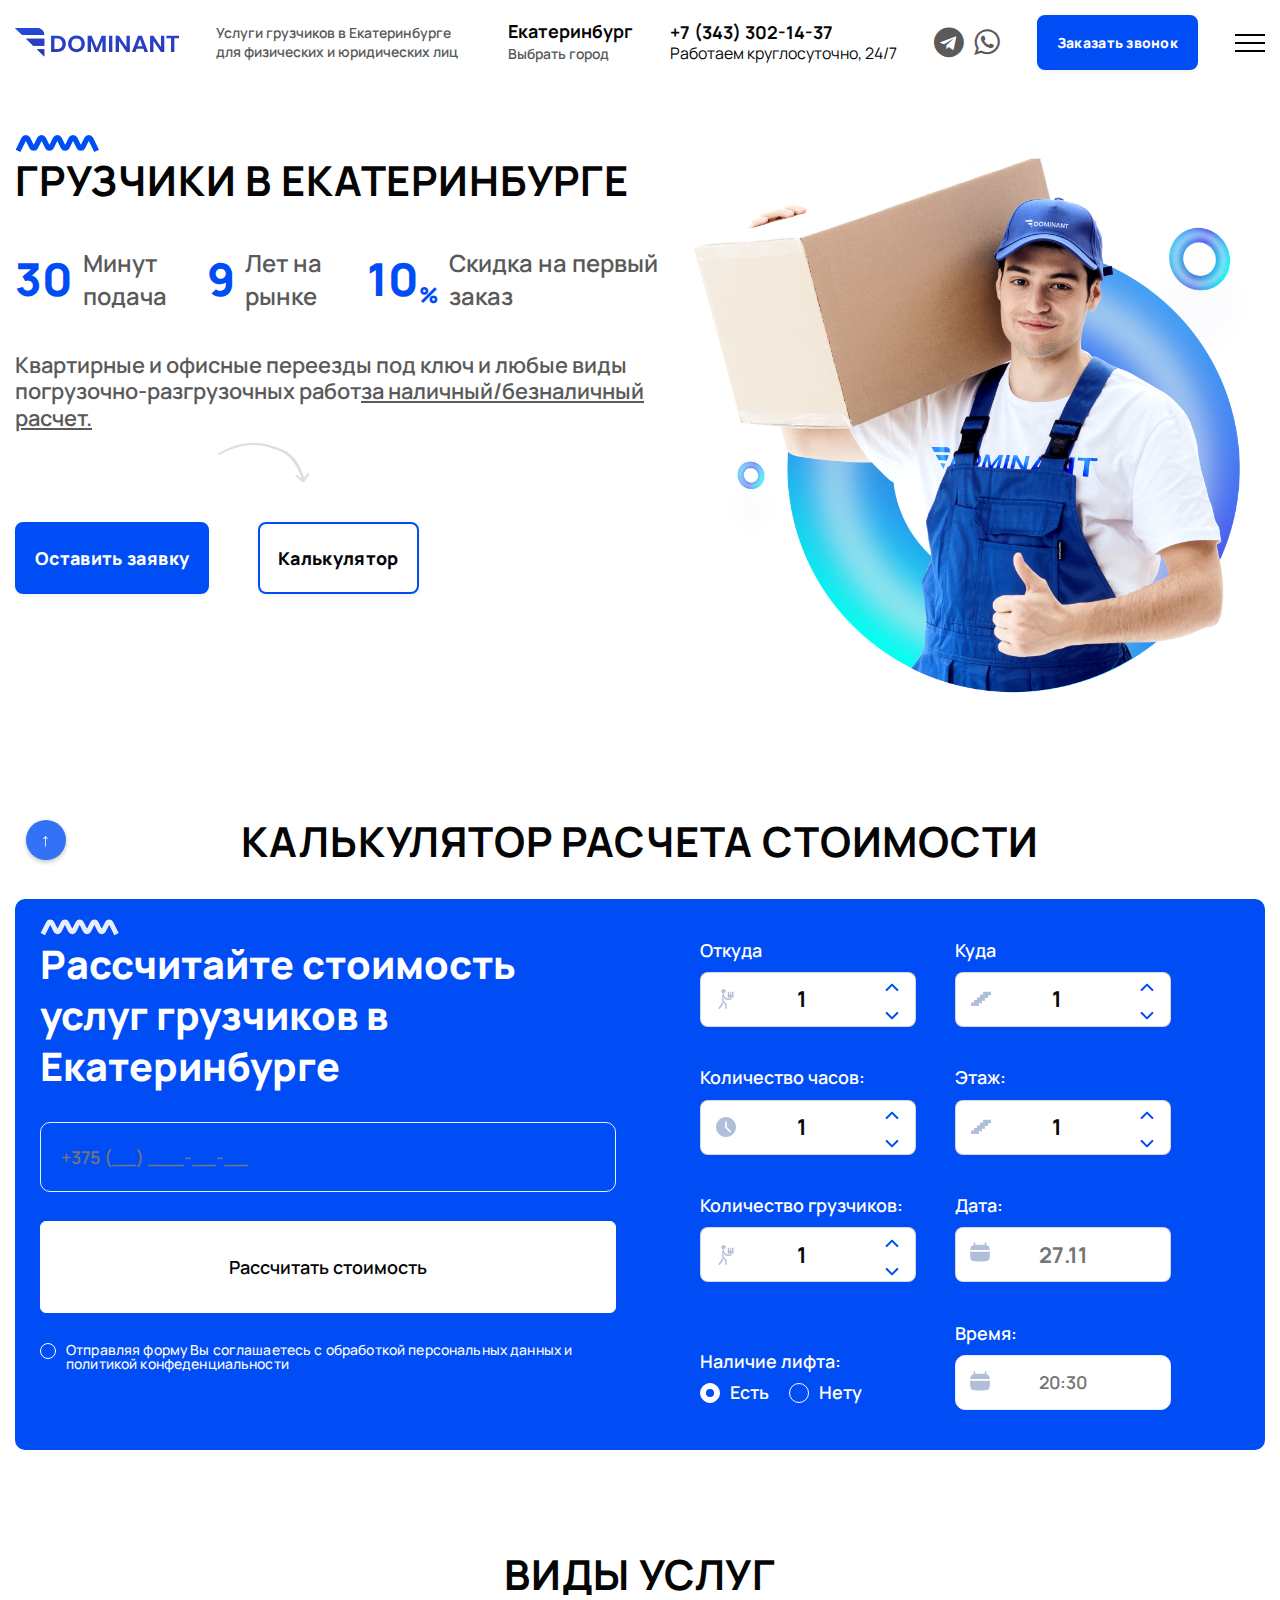
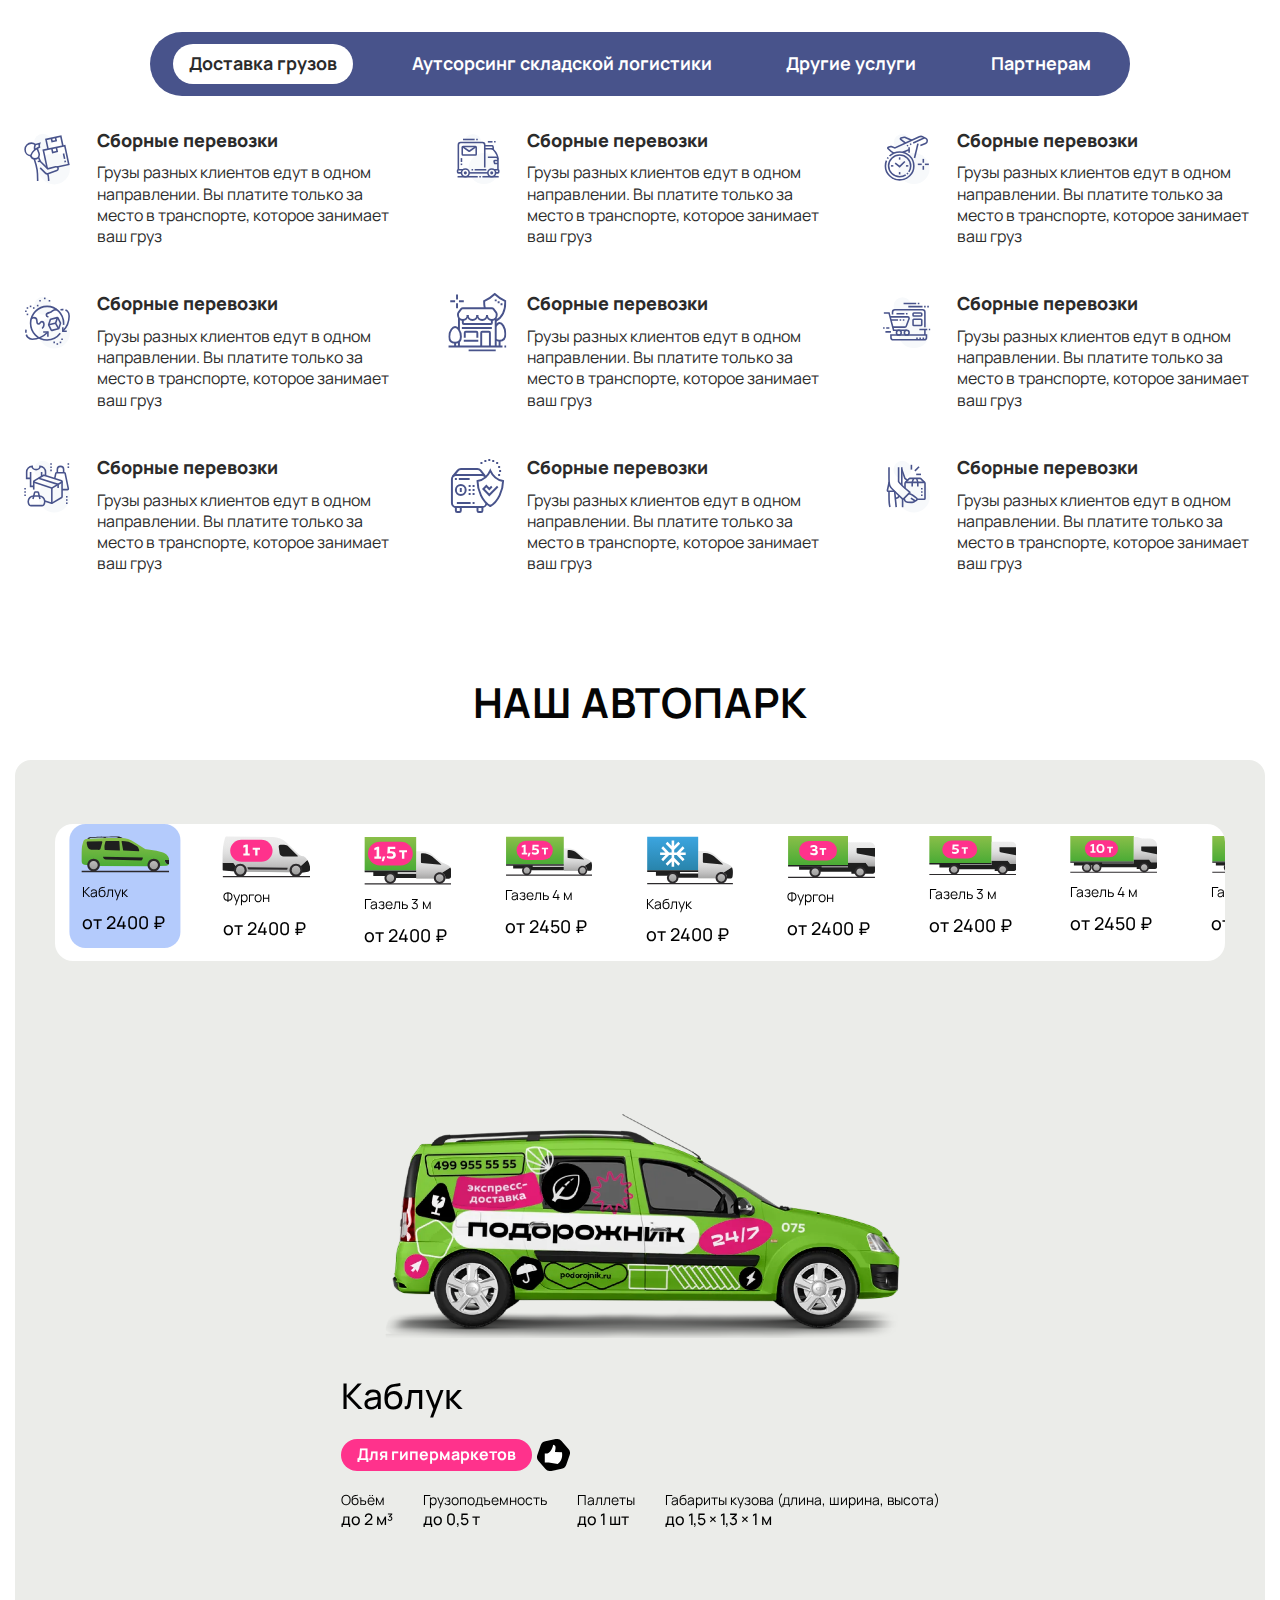
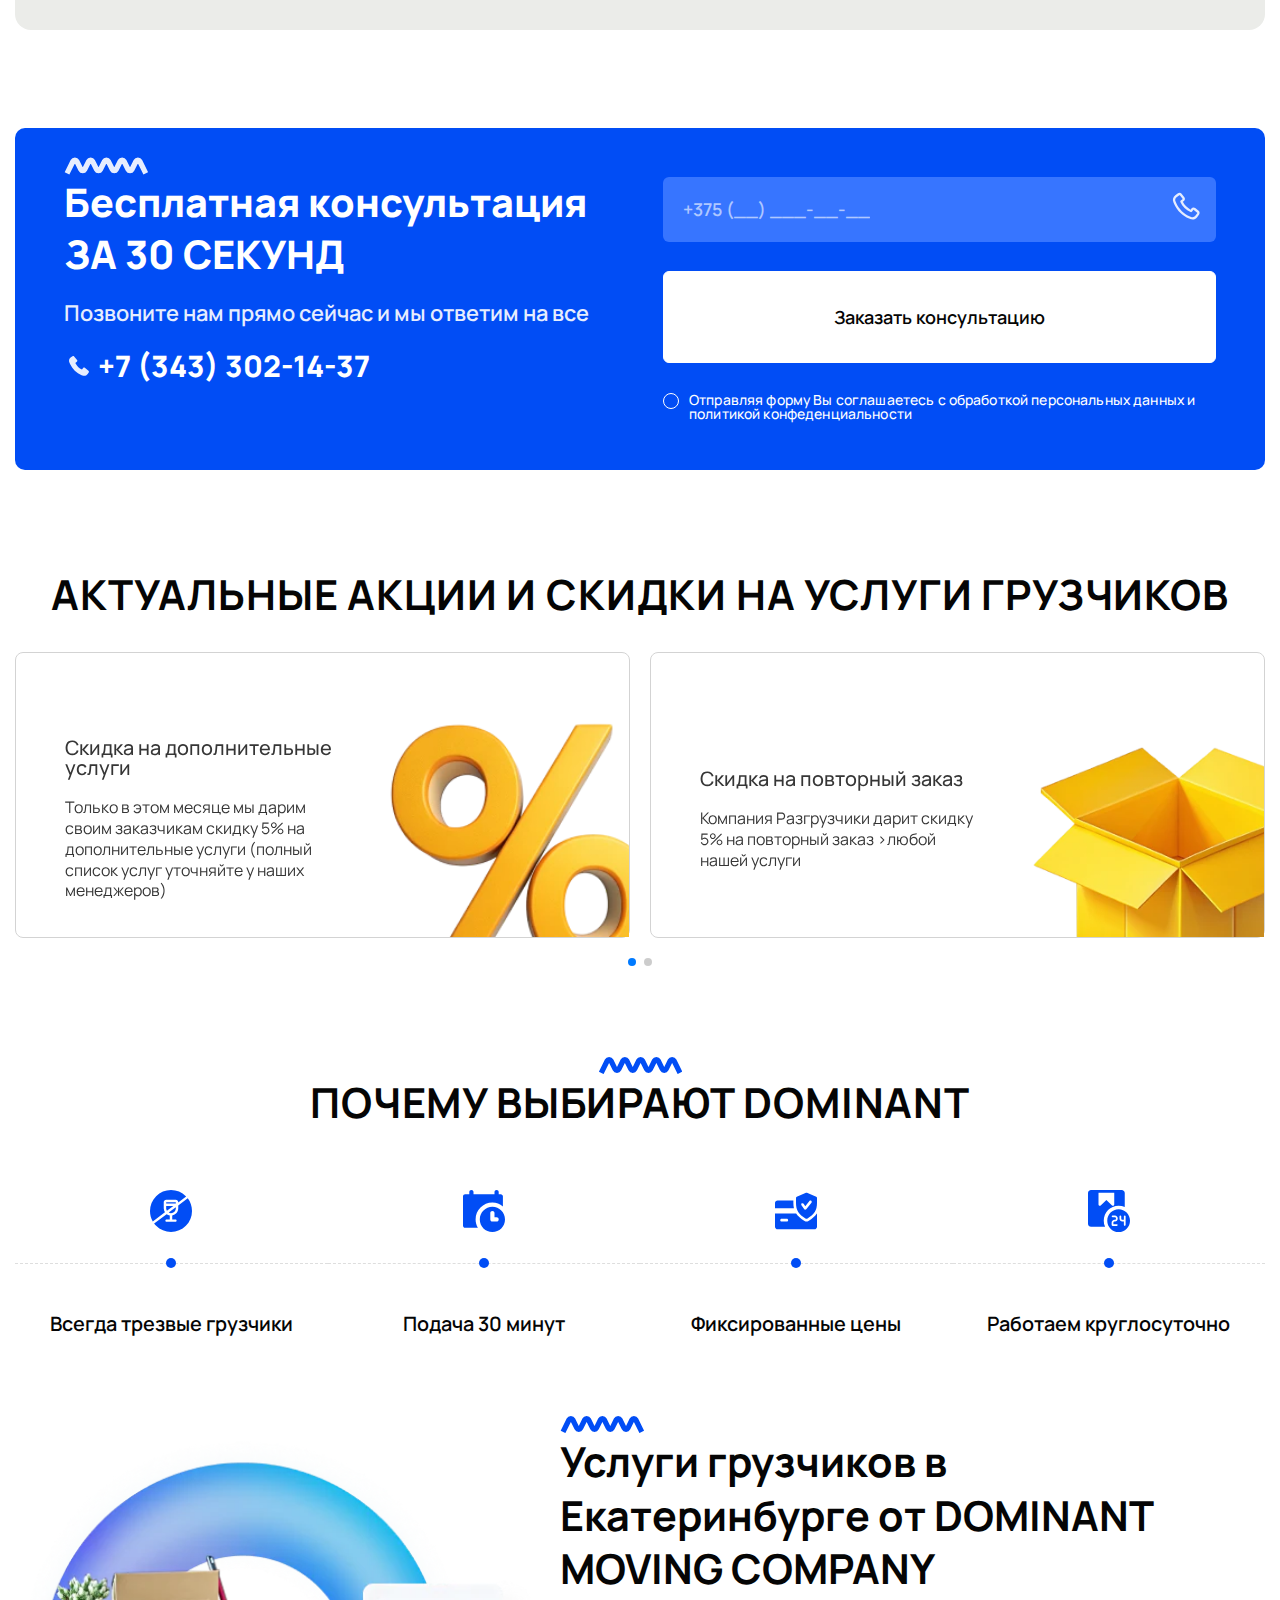
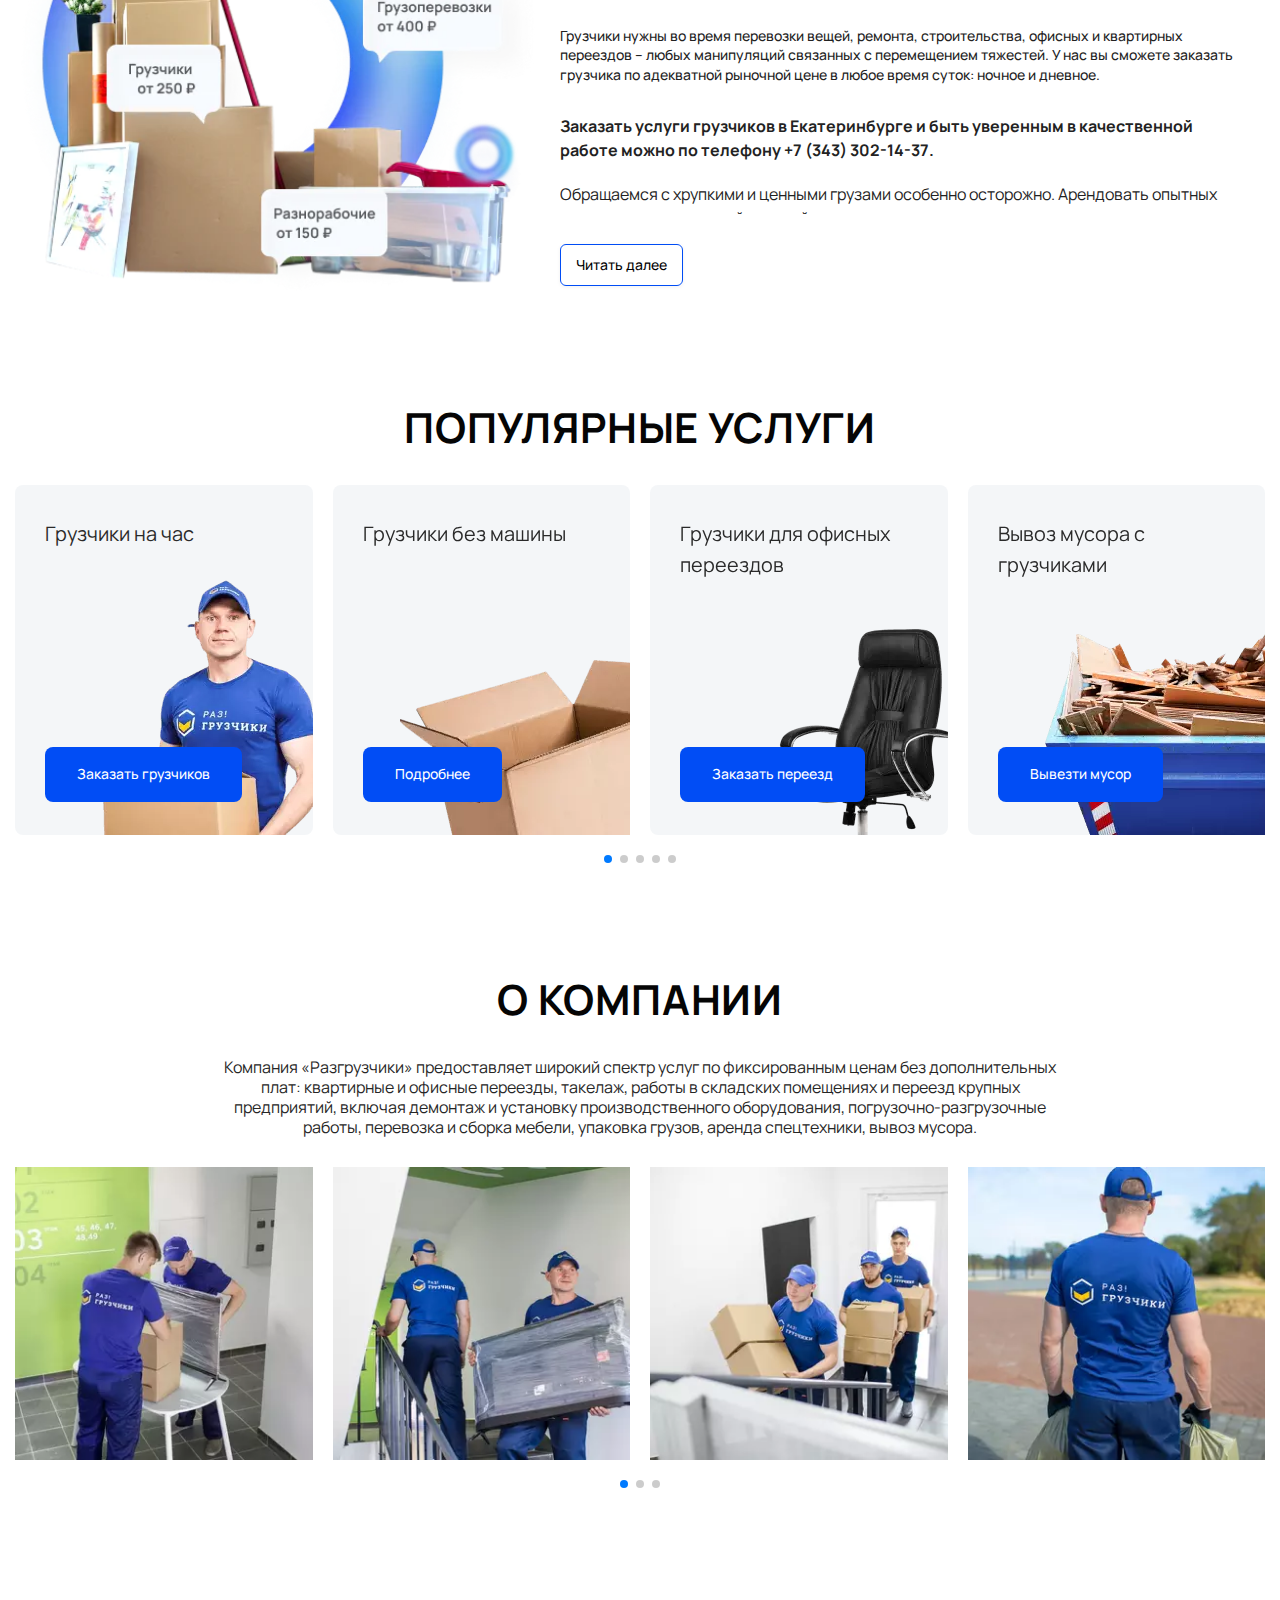
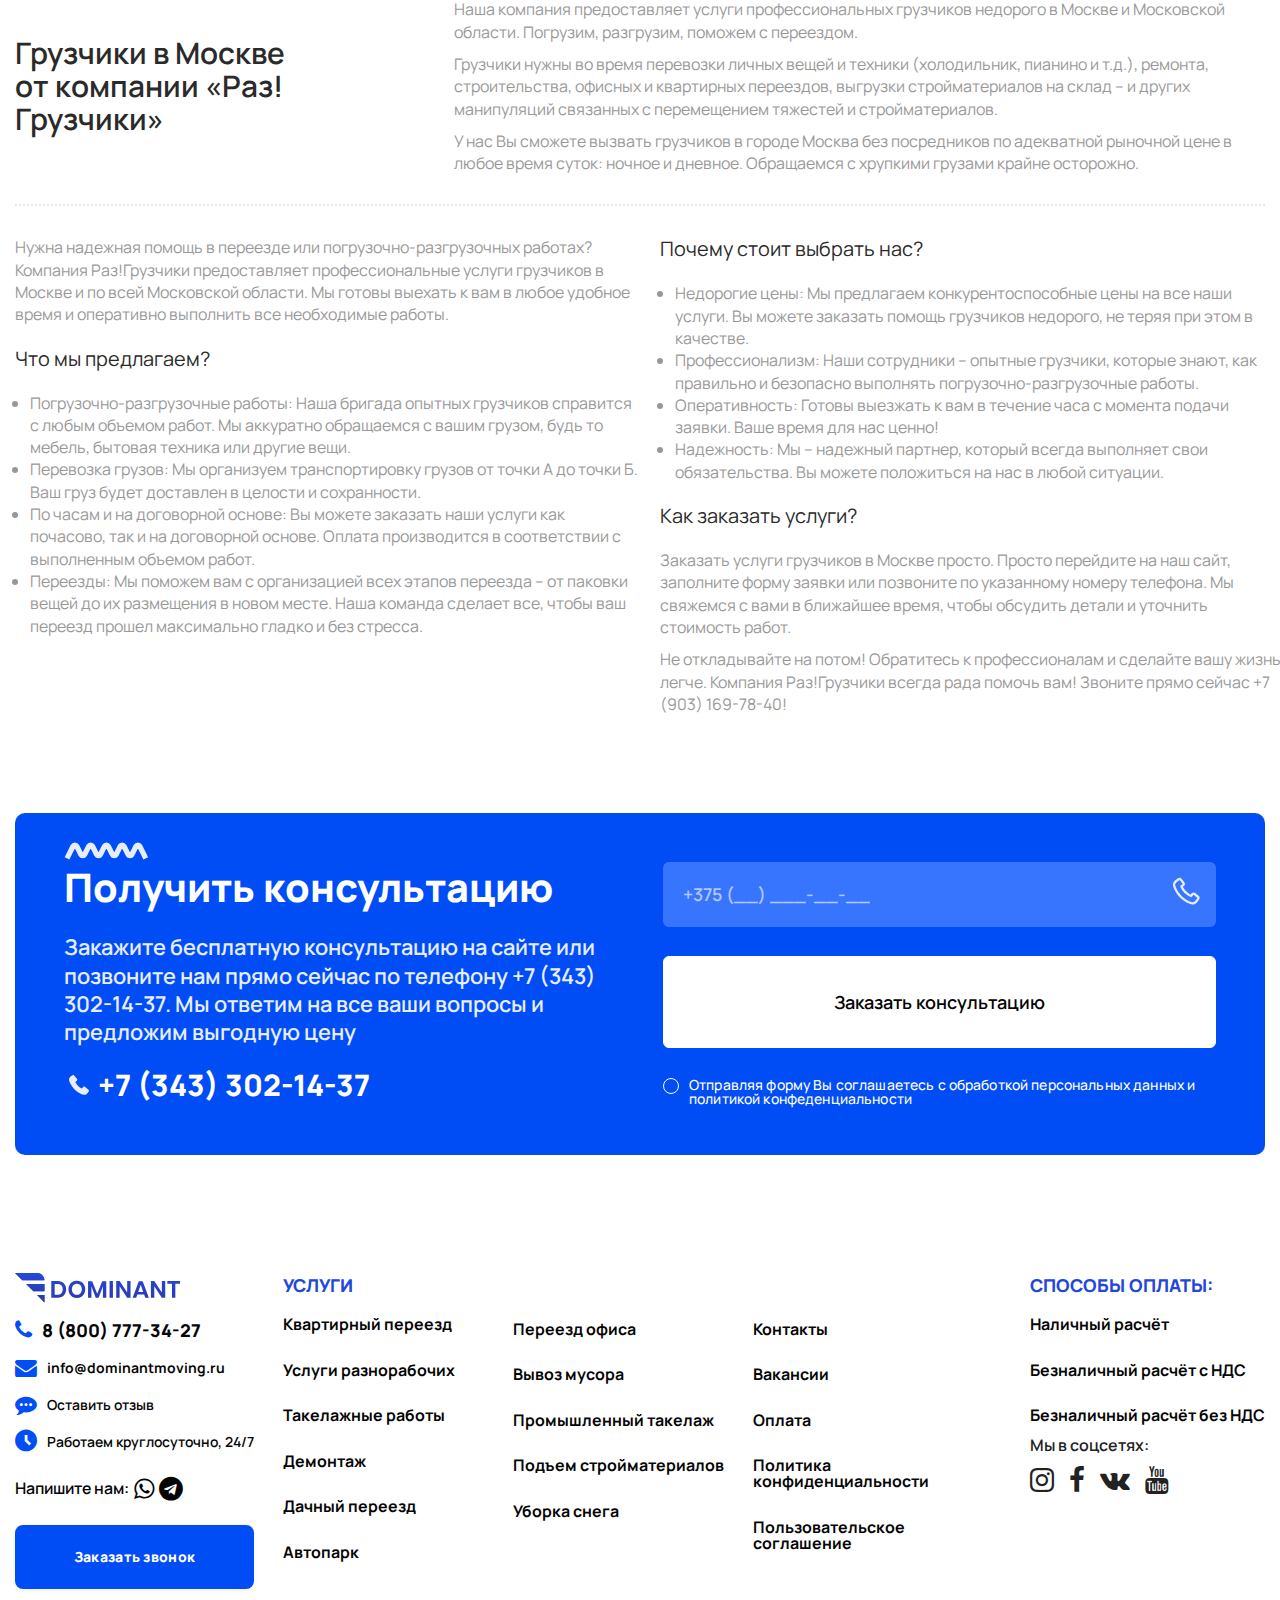
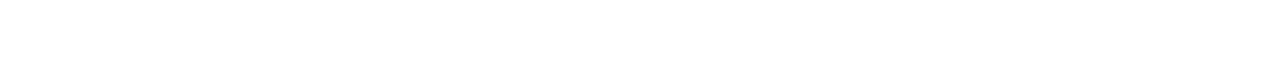
<file: index.html>
<!DOCTYPE html>
<html lang="en">

<head>
	<title>HomePage</title>
	<meta charset="UTF-8">
	<meta name="format-detection" content="telephone=no">
	<style>
		body {
			opacity: 1;
		}
	</style>
	<link rel="stylesheet" href="css/style.min.css?_v=20241128210351">
	<link rel="shortcut icon" href="favicon.ico">
	<!-- <meta name="robots" content="noindex, nofollow"> -->
	<meta name="viewport" content="width=device-width, initial-scale=1.0">
</head>

<body>
	<a href="#top" id="back-to-top" class="back-to-top" title="Back to top"></a>
	<div class="wrapper">
		<header data-scroll-show class="header">
			<div class="header__container">
				<div class="header__top">
					<a href="#" class="header__logo"><img src="img/header/logo.svg" alt="#"></a>
					<div data-da=".menu, 1024" class="header__top-text">Услуги грузчиков в Екатеринбурге для физических и
						юридических лиц</div>
					<div data-da=".menu, 1024" class="header__city-body">
						<div class="header__city-title">Екатеринбург</div>
						<a data-popup="#popup-city" href="#" class="header__city-text">Выбрать город</a>
					</div>
					<div class="header__number-body">
						<a href="tel:73433021437" class="header__number">+7 (343) 302-14-37</a>
						<div class="header__number-text">Работаем круглосуточно, 24/7</div>
					</div>
					<div data-da=".menu, 1024" class="header__sochial">
						<a href="#"><i class="icon-telegram"></i></a>
						<a href="#"><i class="icon-whatsapp"></i></a>
					</div>
					<a data-da=".menu, 1024" href="#" data-popup="#popup" class="header__button button">Заказать звонок</a>
					<button type="button" class="menu__icon icon-menu"><span></span></button>

				</div>
				<div class="header__menu">

					<div class="header__menu menu">
						<nav class="menu__body ">
							<ul class="menu__list">
								<li class="menu__item "><a href="#" class="menu__link ">Услуги <i
											class="icon-angle-down"></i></a>
									<ul class="menu__dropshop">
										<li><a class="menu__dropshop-link " href="#">Грузчик на час</a></li>
										<li><a class="menu__dropshop-link" href="#">Перевозка мебели с грузчиками</a></li>

										<li><a class="menu__dropshop-link" href="#">Подъем стройматериалов на этаж</a></li>
										<li><a class="menu__dropshop-link" href="#">Перевозка пианино</a></li>
										<li><a class="menu__dropshop-link" href="#">Уборка снега</a></li>
										<li><a class="menu__dropshop-link" href="#">Такелажные работы</a></li>
										<li><a class="menu__dropshop-link" href="#">Демонтажные работы </a></li>
										<li><a class="menu__dropshop-link" href="#">Сборка мебели</a></li>

									</ul>
								</li>
								<li class="menu__item"><a href="#" class="menu__link">Переезд <i
											class="icon-angle-down"></i></a>
									<ul class="menu__dropshop">
										<li><a class="menu__dropshop-link " href="#">Квартирный переезд</a></li>
										<li><a class="menu__dropshop-link" href="#">Офисный переезд</a></li>
										<li><a class="menu__dropshop-link" href="#">Дачный переезд</a></li>


									</ul>
								</li>
								<li class="menu__item"><a href="#" class="menu__link menu__link--not-sub">Разнорабочие
									</a></li>
								<li class="menu__item"><a href="#" class="menu__link">Вывоз мусора <i
											class="icon-angle-down"></i></a>
									<ul class="menu__dropshop">
										<li><a class="menu__dropshop-link " href="#">Вывоз строительного мусора</a></li>
										<li><a class="menu__dropshop-link" href="#">Вывоз мусора из квартиры</a></li>

										<li><a class="menu__dropshop-link" href="#">Вывоз мусора на газели</a></li>
										<li><a class="menu__dropshop-link" href="#">Вывоз мусора на самосвале</a></li>
										<li><a class="menu__dropshop-link" href="#">Вывоз мусора с погрузкой</a></li>
										<li><a class="menu__dropshop-link" href="#">Вывоз снега</a></li>


									</ul>
								</li>
								<li class="menu__item"><a href="#" class="menu__link">Юридическим лицам <i
											class="icon-angle-down"></i></a>
									<ul class="menu__dropshop">
										<li><a class="menu__dropshop-link " href="#">офисный переезд</a></li>
										<li><a class="menu__dropshop-link" href="#">Переезд склада</a></li>

										<li><a class="menu__dropshop-link" href="#">Промышленный такелаж</a></li>
										<li><a class="menu__dropshop-link" href="#">Аутсорсинг персонала</a></li>
										<li><a class="menu__dropshop-link" href="#">Аусорсинг грузчиков</a></li>
										<li><a class="menu__dropshop-link" href="#">Аусорсинг разнорабочих</a></li>
										<li><a class="menu__dropshop-link" href="#">Аутстаффинг разнорабочих</a></li>
										<li><a class="menu__dropshop-link" href="#">Аутстаффинг складских рабочих</a></li>
										<li><a class="menu__dropshop-link" href="#">Аутстаффинг грузчиков</a></li>
										<li><a class="menu__dropshop-link" href="#">Аутстаффинг персонала</a></li>
									</ul>
								</li>
								<li class="menu__item"><a href="#" class="menu__link">Автопарк<i
											class="icon-angle-down"></i></a>
									<ul class="menu__dropshop">
										<li><a class="menu__dropshop-link " href="#">Машина с грузчиками</a></li>



									</ul>
								</li>
								<li class="menu__item"><a href="#" class="menu__link">О компании <i
											class="icon-angle-down"></i></a>
									<ul class="menu__dropshop">
										<li><a class="menu__dropshop-link " href="#">Вакансии</a></li>
										<li><a class="menu__dropshop-link" href="#">Политика конфиденциальности</a></li>
										<li><a class="menu__dropshop-link" href="#">Пользовательское соглашение</a></li>


									</ul>
								</li>
								<li class="menu__item"><a href="#" class="menu__link menu__link--not-sub">Контакты</a></li>

							</ul>
						</nav>
					</div>
				</div>


			</div>
		</header>

		<!-- 
<div class="header__catalog catalog-header">
	<div class="catalog-header__container">
		<nav class="catalog-header__menu menu-catalog">
			<button type="button" class="menu-catalog__back _icon-back">Назад</button>
			<ul class="menu-catalog__list">
				<li class="menu-catalog__item"><button data-parent="1" class="menu-catalog__link">Каталог
						ножей</button>
				</li>
				<li class="menu-catalog__item"><button data-parent="2" class="menu-catalog__link">Клинковое
						оружие</button></li>
				<li class="menu-catalog__item"><a href="" class="menu-catalog__link">Сувенирные изделия</a></li>
				<li class="menu-catalog__item"><a href="" class="menu-catalog__link">Фонари ARMYTEK</a></li>
				<li class="menu-catalog__item"><a href="" class="menu-catalog__link">Сопуствующие товары</a></li>
			</ul>
			<div class="menu-catalog__sub-menu sub-menu-catalog">
				<button type="button" class="sub-menu-catalog__back _icon-back">Назад</button>
				<div class="sub-menu-catalog__container">
					<div hidden data-submenu="1" class="sub-menu-catalog__block">
						<ul class="sub-menu-catalog__list">
							<li class="sub-menu-catalog__item"><a href="" class="sub-menu-catalog__link">Разделочные
									ножи</a></li>
							<li class="sub-menu-catalog__item"><a href="" class="sub-menu-catalog__link">Туристические
									ножи</a></li>
							<li class="sub-menu-catalog__item"><a href="" class="sub-menu-catalog__link">Ножи
									охотничьи</a>
							</li>
							<li class="sub-menu-catalog__item"><a href="" class="sub-menu-catalog__link">Булатные
									ножи</a>
							</li>
							<li class="sub-menu-catalog__item"><a href="" class="sub-menu-catalog__link">Ножи из
									дамаска</a>
							</li>
							<li class="sub-menu-catalog__item"><a href="" class="sub-menu-catalog__link">Тактического
									назначения</a></li>
							<li class="sub-menu-catalog__item"><a href="" class="sub-menu-catalog__link">Метательные
									ножи</a></li>
							<li class="sub-menu-catalog__item"><a href="" class="sub-menu-catalog__link">Мачете и
									кукри</a>
							</li>
							<li class="sub-menu-catalog__item"><a href="" class="sub-menu-catalog__link">Ножи
									кухонные</a>
							</li>
						</ul>

					</div>
					<div hidden data-submenu="2" class="sub-menu-catalog__block">
						<ul class="sub-menu-catalog__list">
							<li class="sub-menu-catalog__item"><a href="" class="sub-menu-catalog__link">Разделочные
									ножи</a></li>
							<li class="sub-menu-catalog__item"><a href="" class="sub-menu-catalog__link">Туристические
									ножи</a></li>
							<li class="sub-menu-catalog__item"><a href="" class="sub-menu-catalog__link">Ножи
									охотничьи</a>
							</li>
							<li class="sub-menu-catalog__item"><a href="" class="sub-menu-catalog__link">Булатные
									ножи</a>
							</li>
							<li class="sub-menu-catalog__item"><a href="" class="sub-menu-catalog__link">Ножи из
									дамаска</a>
							</li>
							<li class="sub-menu-catalog__item"><a href="" class="sub-menu-catalog__link">Тактического
									назначения</a></li>
							<li class="sub-menu-catalog__item"><a href="" class="sub-menu-catalog__link">Метательные
									ножи</a></li>
							<li class="sub-menu-catalog__item"><a href="" class="sub-menu-catalog__link">Мачете и
									кукри</a>
							</li>
							<li class="sub-menu-catalog__item"><a href="" class="sub-menu-catalog__link">Ножи
									кухонные</a>
							</li>
						</ul>


					</div>
				</div>
			</div>
		</nav>
	</div>
</div> -->
		<div id="popup" aria-hidden="true" class="popup">
			<div class="popup__wrapper">
				<div class="popup__content">
					<button data-close type="button" class="popup__close">
						<!-- <svg xmlns="http://www.w3.org/2000/svg" version="1"
					viewBox="0 0 24 24">
					<path d="M13 12l5-5-1-1-5 5-5-5-1 1 5 5-5 5 1 1 5-5 5 5 1-1z"></path>
				</svg> -->
					</button>
					<div class="popup__body">
						<h2 class="popup__title">Обратная связь
						</h2>
						<p class="popup__text">Наш менеджер перезвонит в течение минуты и проконсультирует по всем вопросам

						</p>
						<form data-popup-message="#form-message" data-ajax class="popup__form"
							action="files/sendmail/sendmail.php" method="POST">
							<div class="popup__input-body ">
								<input data-required id="phone" type="text" name="form[phone]" data-error="Заполните все поля"
									placeholder="+375 (__) ___-__-__" class="popup__input   input">
								<img class="popup__icon-phone" src="img/popup/phone-form.svg" alt="#">
							</div>
							<button type="submit" class="popup__button hero__button button button--big">Позвони мне
							</button>
							<div class="popup__checkbox checkbox">
								<input data-required id="c_2" data-error="Ознакомтесь политикой"
									class="popup__input-checkbox checkbox__input" type="checkbox" value="1" name="form[check]">
								<label for="c_2" class="popup__label checkbox__label"><span
										class="popup__checkbox-text checkbox__text">Отправляя форму Вы
										соглашаетесь с обработкой персональных данных и политикой
										конфеденциальности</span></label>
							</div>
						</form>
					</div>
				</div>
			</div>
		</div>
		<div id="popup-two" aria-hidden="true" class="popup">
			<div class="popup__wrapper">
				<div class="popup__content">
					<button data-close type="button" class="popup__close">
						<!-- <svg xmlns="http://www.w3.org/2000/svg" version="1"
					viewBox="0 0 24 24">
					<path d="M13 12l5-5-1-1-5 5-5-5-1 1 5 5-5 5 1 1 5-5 5 5 1-1z"></path>
				</svg> -->
					</button>
					<div class="popup__body">
						<h2 class="popup__title">Оставьте свой честный
							отзыв о нашей компании
						</h2>
						<form data-popup-message="#form-message" data-ajax class="popup__form"
							action="files/sendmail/sendmail.php" method="POST">
							<div class="popup__input-wrapper">
								<div class="popup__input-body ">
									<input data-required type="text" name="form[name]" data-error="Заполните все поля"
										placeholder="Ваше имя" class="popup__input  input">
									<!-- <i class="popup__icon-phone icon-phone"></i> -->
									<img class="popup__icon-phone" src="img/popup/name-form.svg" alt="#">
								</div>
								<div class="popup__input-body ">
									<input id="phone" type="text" name="form[phone]" data-error="Заполните все поля"
										placeholder="+375 (__) ___-__-__" class="popup__input   input">
									<!-- <i class="popup__icon-phone icon-phone"></i> -->
									<img class="popup__icon-phone" src="img/popup/phone-form.svg" alt="#">
								</div>
							</div>
							<textarea data-required class="popup__textarea" placeholder="Введите текст отзыва"
								name="message-textarea" data-autoheight-min='130' data-autoheight></textarea>

							<button type="submit" class="popup__button hero__button button button--big">Позвони мне
							</button>
							<div class="popup__checkbox checkbox">
								<input data-required id="c_7" data-error="Ознакомтесь политикой"
									class="popup__input-checkbox checkbox__input" type="checkbox" value="1" name="form[check]">
								<label for="c_7" class="popup__label checkbox__label"><span
										class="popup__checkbox-text checkbox__text">Отправляя форму Вы
										соглашаетесь с обработкой персональных данных и политикой
										конфеденциальности</span></label>
							</div>
						</form>
					</div>
				</div>
			</div>
		</div>
		<div id="popup-city" aria-hidden="true" class="popup">
			<div class="popup__wrapper">
				<div class="popup__content">
					<button data-close type="button" class="popup__close">
						<!-- <svg xmlns="http://www.w3.org/2000/svg" version="1"
					viewBox="0 0 24 24">
					<path d="M13 12l5-5-1-1-5 5-5-5-1 1 5 5-5 5 1 1 5-5 5 5 1-1z"></path>
				</svg> -->
					</button>
					<div class="popup__body">
						<h2 class="popup__title">Выбор города
						</h2>

						<form class="popup__form" action="files/sendmail/sendmail.php" method="POST">
							<!-- <div class="popup__input-body ">
						<input data-required type="text" name="form[phone]" data-error="Заполните все поля"
							placeholder="или введите название города" class="popup__input   input">
						<img class="popup__icon-phone" src="img/popup/serch.svg" alt="#">
					</div> -->
							<!-- добавить при выборе отправлялась форма data-submit -->
							<select data-scroll data-search name="form[city]" data-class-modif="form">
								<option value="1" selected>Минск</option>
								<option value="2">Гродно</option>
								<option value="3">Солигорск</option>
								<option value="4">Москва</option>

							</select>
							<div class="popup__city-body">
								<ul class="popup__city-list">
									<li class="popup__city-link"><a href="#">Алапаевск</a></li>
									<li class="popup__city-link"><a href="#">Артёмовский</a></li>
									<li class="popup__city-link"><a href="#">Асбест</a></li>
									<li class="popup__city-link"><a href="#">Берёзовский</a></li>
									<li class="popup__city-link"><a href="#">Верхняя Пышма</a></li>
									<li class="popup__city-link"><a href="#">Верхняя Салда</a></li>
									<li class="popup__city-link"><a href="#">Ирбит</a></li>
									<li class="popup__city-link"><a href="#">Каменск-Уральский</a></li>
									<li class="popup__city-link"><a href="#">Качканар</a></li>
									<li class="popup__city-link"><a href="#">Краснотурьинск</a></li>
									<li class="popup__city-link"><a href="#">Красноуфимск</a></li>
									<li class="popup__city-link"><a href="#">Лесной</a></li>
									<li class="popup__city-link"><a href="#">Нижний Тагил</a></li>
									<li class="popup__city-link"><a href="#">Новоуральск</a></li>
									<li class="popup__city-link"><a href="#">Первоуральск</a></li>
									<li class="popup__city-link"><a href="#">Полевской</a></li>
									<li class="popup__city-link"><a href="#">Ревда</a></li>
									<li class="popup__city-link"><a href="#">Реж</a></li>
									<li class="popup__city-link"><a href="#">Серов</a></li>
									<li class="popup__city-link"><a href="#">Сухой Лог</a></li>
									<li class="popup__city-link"><a href="#">Тавда</a></li>
								</ul>
							</div>
						</form>
					</div>
				</div>
			</div>
		</div>
		<div id="form-message" aria-hidden="true" class="popup">
			<div class="popup__wrapper">
				<div class="popup__content">
					<button data-close type="button" class="popup__close">
						<!-- <svg xmlns="http://www.w3.org/2000/svg" version="1"
					viewBox="0 0 24 24">
					<path d="M13 12l5-5-1-1-5 5-5-5-1 1 5 5-5 5 1 1 5-5 5 5 1-1z"></path>
				</svg> -->
					</button>
					<div class="popup__body">
						<h2 class="popup__title">
							Ваше форма успешна отправлена
						</h2>
					</div>
				</div>
			</div>
		</div>
		<main class="page">
			<section class="page__hero hero">
				<div class="hero__container">
					<div class="hero__content">
						<h1 class="hero__title">Грузчики в Екатеринбурге</h1>
						<div data-watch class="hero__number number-hero">
							<div class="number-hero__column">
								<span data-digits-counter class="number-hero__number">30</span>
								<p class="number-hero__text">Минут подача</p>
							</div>
							<div class="number-hero__column">
								<span data-digits-counter class="number-hero__number">9
								</span>
								<p class="number-hero__text">Лет на
									рынке</p>
							</div>
							<div class="number-hero__column">
								<div class="number-hero__number-body">
									<span data-digits-counter class="number-hero__number">10</span>
									<span class="number-hero__number-proc">%</span>
								</div class="">
								<p class="number-hero__text">Скидка на
									первый заказ</p>
							</div>
						</div>
						<div class="hero__text">Квартирные и офисные переезды под ключ и любые виды погрузочно-разгрузочных
							работ<span>за наличный/безналичный расчет.</span></div>
						<div class="hero__buttons">
							<a data-popup="#popup" class="hero__button button button--big" href="#">Оставить заявку
							</a>
							<a data-goto-speed="1000" data-goto=".calculator"
								class="hero__button button button--while ">Калькулятор</a>
						</div>
					</div>
					<div class="hero__image">
						<img src="img/hero/01.png" alt="#">
					</div>
				</div>
			</section>
			<section class="page__calculator calculator">
				<div class="calculator__container">
					<h2 class="calculator__title">Калькулятор расчета стоимости</h2>
					<form data-ajax data-popup-message="#form-message" action="files/sendmail/sendmail.php" method="POST"
						class="calculator__form">
						<div class="calculator__content">
							<h3 class="calculator__content-title">Рассчитайте стоимость
								услуг грузчиков
								в Екатеринбурге</h3>
							<input data-required id="phone" type="text" name="form[phone]" placeholder="+375 (__) ___-__-__"
								class="calculator__input input">
							<button class="calculator__button" type="sambit">Рассчитать стоимость</button>
							<div class="checkbox">
								<input data-required id="c_1" data-error="Ознакомтесь с политикой конфеденциальности"
									class="checkbox__input" type="checkbox" value="1" name="form[check]">
								<label for="c_1" class="checkbox__label"><span class="checkbox__text">Отправляя форму Вы
										соглашаетесь с обработкой персональных данных и политикой
										конфеденциальности</span></label>
							</div>
						</div>
						<div class="calculator__items">
							<div class="calculator__item">
								<div class="calculator__column">
									<div class="quantity__label">Откуда</div>
									<div data-quantity class="quantity">
										<div class="quantity__icon"><img src="img/calc/01.svg" alt="#"></div>
										<div class="quantity__input">
											<input required data-quantity-value autocomplete="off" type="text" name="form[loader]"
												value="1">
											<div class="quantity__buttons">
												<button data-quantity-plus type="button"
													class="quantity__button quantity__button_plus"></button>
												<button data-quantity-minus type="button"
													class="quantity__button quantity__button_minus"></button>
											</div>
										</div>

									</div>
								</div>

								<div class="calculator__column">
									<div class="quantity__label">Куда</div>
									<div data-quantity class="quantity">
										<div class="quantity__icon"><img src="img/calc/02.svg" alt="#"></div>
										<div class="quantity__input">
											<input required data-quantity-value autocomplete="off" type="text" name="form[loader]"
												value="1">
											<div class="quantity__buttons">
												<button data-quantity-plus type="button"
													class="quantity__button quantity__button_plus"></button>
												<button data-quantity-minus type="button"
													class="quantity__button quantity__button_minus"></button>
											</div>
										</div>

									</div>
								</div>
							</div>
							<div class="calculator__item">
								<div class="calculator__column">
									<div class="quantity__label">Количество часов:</div>
									<div data-quantity class="quantity">
										<div class="quantity__icon"><img src="img/calc/03.svg" alt="#"></div>
										<div class="quantity__input">
											<input required data-quantity-value autocomplete="off" type="text" name="form[loader]"
												value="1">
											<div class="quantity__buttons">
												<button data-quantity-plus type="button"
													class="quantity__button quantity__button_plus"></button>
												<button data-quantity-minus type="button"
													class="quantity__button quantity__button_minus"></button>
											</div>
										</div>

									</div>
								</div>

								<div class="calculator__column">
									<div class="quantity__label">Этаж:</div>
									<div data-quantity class="quantity">
										<div class="quantity__icon"><img src="img/calc/02.svg" alt="#"></div>
										<div class="quantity__input">
											<input required data-quantity-value autocomplete="off" type="text" name="form[loader]"
												value="1">
											<div class="quantity__buttons">
												<button data-quantity-plus type="button"
													class="quantity__button quantity__button_plus"></button>
												<button data-quantity-minus type="button"
													class="quantity__button quantity__button_minus"></button>
											</div>
										</div>

									</div>
								</div>
							</div>
							<div class="calculator__item">
								<div class="calculator__column">
									<div class="quantity__label">Количество грузчиков:</div>
									<div data-quantity class="quantity">
										<div class="quantity__icon"><img src="img/calc/01.svg" alt="#"></div>
										<div class="quantity__input">
											<input required data-quantity-value autocomplete="off" type="text" name="form[loader]"
												value="1">
											<div class="quantity__buttons">
												<button data-quantity-plus type="button"
													class="quantity__button quantity__button_plus"></button>
												<button data-quantity-minus type="button"
													class="quantity__button quantity__button_minus"></button>
											</div>
										</div>

									</div>
								</div>
								<div class="calculator__calendar">
									<div class="quantity__label">Дата:</div>

									<input required placeholder="27.11" data-datepicker type="text" name="data">
									<div class="quantity__icon-data"><img src="img/calc/04.svg" alt="#"></div>

								</div>


							</div>
							<div class="calculator__item">
								<div class="calculator__column">
									<div class="quantity__label">Наличие лифта:</div>
									<div class="options">
										<div class="options__item">
											<input id="o_1" class="options__input" checked type="radio" value="1" name="option">
											<label for="o_1" class="options__label"><span class="options__text">Есть
												</span></label>
										</div>
										<div class="options__item">
											<input id="o_2" class="options__input" type="radio" value="2" name="option">
											<label for="o_2" class="options__label"><span class="options__text">Нету</span></label>
										</div>
									</div>
								</div>
								<div class="calculator__column">
									<div class="quantity__label">Время:</div>
									<div class="time-picker-container">
										<input name="clock" type="text" id="time-input" placeholder="20:30" readonly>
										<div class="quantity__icon-clock"><img src="img/calc/04.svg" alt="#"></div>
										<div class="time-picker" id="time-picker">
											<div class="time-option">00:00</div>
											<div class="time-option">00:30</div>
											<div class="time-option">01:00</div>
											<div class="time-option">01:30</div>
											<div class="time-option">02:00</div>
											<div class="time-option">02:30</div>
											<div class="time-option">03:00</div>
											<div class="time-option">03:30</div>
											<div class="time-option">04:00</div>
											<div class="time-option">04:30</div>
											<div class="time-option">05:00</div>
											<div class="time-option">05:30</div>
											<div class="time-option">06:00</div>
											<div class="time-option">06:30</div>
											<div class="time-option">07:00</div>
											<div class="time-option">07:30</div>
											<div class="time-option">08:00</div>
											<div class="time-option">08:30</div>
											<div class="time-option">09:00</div>
											<div class="time-option">09:30</div>
											<div class="time-option">10:00</div>
											<div class="time-option">10:30</div>
											<div class="time-option">11:00</div>
											<div class="time-option">11:30</div>
											<div class="time-option">12:00</div>
											<div class="time-option">12:30</div>
											<div class="time-option">13:00</div>
											<div class="time-option">13:30</div>
											<div class="time-option">14:00</div>
											<div class="time-option">14:30</div>
											<div class="time-option">15:00</div>
											<div class="time-option">15:30</div>
											<div class="time-option">16:00</div>
											<div class="time-option">16:30</div>
											<div class="time-option">17:00</div>
											<div class="time-option">17:30</div>
											<div class="time-option">18:00</div>
											<div class="time-option">18:30</div>
											<div class="time-option">19:00</div>
											<div class="time-option">19:30</div>
											<div class="time-option">20:00</div>
											<div class="time-option">20:30</div>
											<div class="time-option">21:00</div>
											<div class="time-option">21:30</div>
											<div class="time-option">22:00</div>
											<div class="time-option">22:30</div>
											<div class="time-option">23:00</div>
											<div class="time-option">23:30</div>
										</div>
									</div>
								</div>
							</div>


						</div>
					</form>
				</div>
			</section>
			<section class="page__services services">
				<div class="services__container">
					<h2 class="services__title-container title">ВИДЫ УСЛУГ</h2>
					<div data-tabs-animate="1000" data-tabs class="services">
						<nav data-tabs-titles class="services__navigation">
							<button type="button" class="services__title _tab-active">Доставка грузов</button>
							<button type="button" class="services__title">Аутсорсинг складской логистики</button>
							<button type="button" class="services__title">Другие услуги</button>
							<button type="button" class="services__title">Партнерам</button>
						</nav>
						<div data-tabs-body class="services__content">
							<div class="services__body">
								<div class="services__wrapper">
									<div class="services__column">
										<div class="services__icon"><img src="img/services/01.svg" alt="#"></div>
										<div class="services__item">
											<h3 class="services__subtitle">Сборные перевозки</h3>
											<p class="services__text">Грузы разных клиентов едут в одном направлении. Вы платите
												только за место в транспорте, которое занимает ваш груз</p>
										</div>
									</div>
									<div class="services__column">
										<div class="services__icon"><img src="img/services/02.svg" alt="#"></div>
										<div class="services__item">
											<h3 class="services__subtitle">Сборные перевозки</h3>
											<p class="services__text">Грузы разных клиентов едут в одном направлении. Вы платите
												только за место в транспорте, которое занимает ваш груз</p>
										</div>
									</div>
									<div class="services__column">
										<div class="services__icon"><img src="img/services/03.svg" alt="#"></div>
										<div class="services__item">
											<h3 class="services__subtitle">Сборные перевозки</h3>
											<p class="services__text">Грузы разных клиентов едут в одном направлении. Вы платите
												только за место в транспорте, которое занимает ваш груз</p>
										</div>
									</div>
									<div class="services__column">
										<div class="services__icon"><img src="img/services/04.svg" alt="#"></div>
										<div class="services__item">
											<h3 class="services__subtitle">Сборные перевозки</h3>
											<p class="services__text">Грузы разных клиентов едут в одном направлении. Вы платите
												только за место в транспорте, которое занимает ваш груз</p>
										</div>
									</div>
									<div class="services__column">
										<div class="services__icon"><img src="img/services/05.svg" alt="#"></div>
										<div class="services__item">
											<h3 class="services__subtitle">Сборные перевозки</h3>
											<p class="services__text">Грузы разных клиентов едут в одном направлении. Вы платите
												только за место в транспорте, которое занимает ваш груз</p>
										</div>
									</div>
									<div class="services__column">
										<div class="services__icon"><img src="img/services/06.svg" alt="#"></div>
										<div class="services__item">
											<h3 class="services__subtitle">Сборные перевозки</h3>
											<p class="services__text">Грузы разных клиентов едут в одном направлении. Вы платите
												только за место в транспорте, которое занимает ваш груз</p>
										</div>
									</div>
									<div class="services__column">
										<div class="services__icon"><img src="img/services/07.svg" alt="#"></div>
										<div class="services__item">
											<h3 class="services__subtitle">Сборные перевозки</h3>
											<p class="services__text">Грузы разных клиентов едут в одном направлении. Вы платите
												только за место в транспорте, которое занимает ваш груз</p>
										</div>
									</div>
									<div class="services__column">
										<div class="services__icon"><img src="img/services/08.svg" alt="#"></div>
										<div class="services__item">
											<h3 class="services__subtitle">Сборные перевозки</h3>
											<p class="services__text">Грузы разных клиентов едут в одном направлении. Вы платите
												только за место в транспорте, которое занимает ваш груз</p>
										</div>
									</div>
									<div class="services__column">
										<div class="services__icon"><img src="img/services/09.svg" alt="#"></div>
										<div class="services__item">
											<h3 class="services__subtitle">Сборные перевозки</h3>
											<p class="services__text">Грузы разных клиентов едут в одном направлении. Вы платите
												только за место в транспорте, которое занимает ваш груз</p>
										</div>
									</div>
								</div>
							</div>
							<div class="services__body">
								<div class="services__wrapper">
									<div class="services__column">
										<div class="services__icon"><img src="img/services/10.svg" alt="#"></div>
										<div class="services__item">
											<h3 class="services__subtitle">Сборные перевозки</h3>
											<p class="services__text">Грузы разных клиентов едут в одном направлении. Вы платите
												только за место в транспорте, которое занимает ваш груз</p>
										</div>
									</div>
									<div class="services__column">
										<div class="services__icon"><img src="img/services/11.svg" alt="#"></div>
										<div class="services__item">
											<h3 class="services__subtitle">Сборные перевозки</h3>
											<p class="services__text">Грузы разных клиентов едут в одном направлении. Вы платите
												только за место в транспорте, которое занимает ваш груз</p>
										</div>
									</div>
									<div class="services__column">
										<div class="services__icon"><img src="img/services/12.svg" alt="#"></div>
										<div class="services__item">
											<h3 class="services__subtitle">Сборные перевозки</h3>
											<p class="services__text">Грузы разных клиентов едут в одном направлении. Вы платите
												только за место в транспорте, которое занимает ваш груз</p>
										</div>
									</div>

								</div>
							</div>
							<div class="services__body">
								<div class="services__wrapper">
									<div class="services__column">
										<div class="services__icon"><img src="img/services/13.svg" alt="#"></div>
										<div class="services__item">
											<h3 class="services__subtitle">Сборные перевозки</h3>
											<p class="services__text">Грузы разных клиентов едут в одном направлении. Вы платите
												только за место в транспорте, которое занимает ваш груз</p>
										</div>
									</div>
									<div class="services__column">
										<div class="services__icon"><img src="img/services/14.svg" alt="#"></div>
										<div class="services__item">
											<h3 class="services__subtitle">Сборные перевозки</h3>
											<p class="services__text">Грузы разных клиентов едут в одном направлении. Вы платите
												только за место в транспорте, которое занимает ваш груз</p>
										</div>
									</div>
									<div class="services__column">
										<div class="services__icon"><img src="img/services/15.svg" alt="#"></div>
										<div class="services__item">
											<h3 class="services__subtitle">Сборные перевозки</h3>
											<p class="services__text">Грузы разных клиентов едут в одном направлении. Вы платите
												только за место в транспорте, которое занимает ваш груз</p>
										</div>
									</div>

								</div>
							</div>
							<div class="services__body">
								<div class="services__wrapper">
									<div class="services__column">
										<div class="services__icon"><img src="img/services/16.svg" alt="#"></div>
										<div class="services__item">
											<h3 class="services__subtitle">Сборные перевозки</h3>
											<p class="services__text">Грузы разных клиентов едут в одном направлении. Вы платите
												только за место в транспорте, которое занимает ваш груз</p>
										</div>
									</div>


								</div>
							</div>
						</div>
					</div>
				</div>
			</section>

			<section class="page__car car">
				<div class="car__container">
					<h2 class="car__title title">Наш автопарк</h2>
					<!-- Оболонка слайдера -->
					<div class="car__body">
						<div class="car-tumb__slider swiper">
							<div class="car-tumb__wrapper swiper-wrapper">
								<div class="car-tumb__slide swiper-slide">
									<img class="car-tumb__image" src="img/car/nav/01.svg" alt="#">
									<h3 class="car-tumb__title">Каблук</h3>
									<div class="car-tumb__price">от 2400 ₽</div>
								</div>
								<div class="car-tumb__slide swiper-slide">
									<img class="car-tumb__image" src="img/car/nav/02.svg" alt="#">
									<h3 class="car-tumb__title">Фургон</h3>
									<div class="car-tumb__price">от 2400 ₽</div>
								</div>
								<div class="car-tumb__slide swiper-slide">
									<img class="car-tumb__image" src="img/car/nav/03.svg" alt="#">
									<h3 class="car-tumb__title">Газель 3 м</h3>
									<div class="car-tumb__price">от 2400 ₽</div>
								</div>
								<div class="car-tumb__slide swiper-slide">
									<img class="car-tumb__image" src="img/car/nav/04.svg" alt="#">
									<h3 class="car-tumb__title">Газель 4 м</h3>
									<div class="car-tumb__price">от 2450 ₽</div>
								</div>
								<div class="car-tumb__slide swiper-slide">
									<img class="car-tumb__image" src="img/car/nav/05.svg" alt="#">
									<h3 class="car-tumb__title">Каблук</h3>
									<div class="car-tumb__price">от 2400 ₽</div>
								</div>
								<div class="car-tumb__slide swiper-slide">
									<img class="car-tumb__image" src="img/car/nav/06.svg" alt="#">
									<h3 class="car-tumb__title">Фургон</h3>
									<div class="car-tumb__price">от 2400 ₽</div>
								</div>
								<div class="car-tumb__slide swiper-slide">
									<img class="car-tumb__image" src="img/car/nav/07.svg" alt="#">
									<h3 class="car-tumb__title">Газель 3 м</h3>
									<div class="car-tumb__price">от 2400 ₽</div>
								</div>
								<div class="car-tumb__slide swiper-slide">
									<img class="car-tumb__image" src="img/car/nav/08.svg" alt="#">
									<h3 class="car-tumb__title">Газель 4 м</h3>
									<div class="car-tumb__price">от 2450 ₽</div>
								</div>
								<div class="car-tumb__slide swiper-slide">
									<img class="car-tumb__image" src="img/car/nav/09.svg" alt="#">
									<h3 class="car-tumb__title">Газель 3 м</h3>
									<div class="car-tumb__price">от 2400 ₽</div>
								</div>
								<div class="car-tumb__slide swiper-slide">
									<img class="car-tumb__image" src="img/car/nav/10.svg" alt="#">
									<h3 class="car-tumb__title">Газель 4 м</h3>
									<div class="car-tumb__price">от 2450 ₽</div>
								</div>
							</div>
						</div>
						<div class="car__slider swiper">
							<!-- Частина слайдера, що рухається -->
							<div class="car__wrapper swiper-wrapper">
								<!-- Слайд -->
								<div class="car__slide swiper-slide">
									<div class="car__items">
										<img class="car__image" src="img/car/01.webp" alt="#">
										<div class="car__content">
											<h4 class="car__title-slide">Каблук</h4>
											<div class="car__subtitle"><span>Для гипермаркетов</span><img src="img/car/icon_1.svg"
													alt="#"></div>
											<div class="car__info">
												<div class="car__column">
													<p class="car__text">Объём</p>
													<p class="car__number">до 2 м³</p>

												</div>
												<div class="car__column">
													<p class="car__text">Грузоподъемность</p>
													<p class="car__number">до 0,5 т</p>
												</div>
												<div class="car__column">
													<p class="car__text">Паллеты</p>
													<p class="car__number">до 1 шт</p>

												</div>
												<div class="car__column">
													<p class="car__text">Габариты кузова (длина, ширина, высота)</p>
													<p class="car__number">до 1,5 ×
														1,3 × 1 м</p>

												</div>
											</div>

										</div>
									</div>

								</div>
								<div class="car__slide swiper-slide">
									<div class="car__items">
										<img class="car__image" src="img/car/02.webp" alt="#">
										<div class="car__content">
											<h4 class="car__title-slide">Фургон </h4>
											<div class="car__subtitle"><span>Для гипермаркетов</span><img src="img/car/icon_1.svg"
													alt="#"></div>
											<div class="car__info">
												<div class="car__column">
													<p class="car__text">Объём</p>
													<p class="car__number">до 8 м³</p>

												</div>
												<div class="car__column">
													<p class="car__text">Грузоподъемность</p>
													<p class="car__number">до 1 т</p>
												</div>
												<div class="car__column">
													<p class="car__text">Паллеты</p>
													<p class="car__number">до 3 шт</p>

												</div>
												<div class="car__column">
													<p class="car__text">Габариты кузова (длина, ширина, высота)</p>
													<p class="car__number">до 2,8 × 1,8 × 1,75 м</p>

												</div>
											</div>

										</div>
									</div>

								</div>
								<div class="car__slide swiper-slide">
									<div class="car__items">
										<img class="car__image" src="img/car/03.webp" alt="#">
										<div class="car__content">
											<h4 class="car__title-slide">Газель 3 м</h4>
											<div class="car__subtitle"><span>Идеальна для переезда</span><img
													src="img/car/icon_1.svg" alt="#"></div>
											<div class="car__info">
												<div class="car__column">
													<p class="car__text">Объём</p>
													<p class="car__number">до 1,5 т</p>

												</div>
												<div class="car__column">
													<p class="car__text">Грузоподъемность</p>
													<p class="car__number">до 1,5 т</p>
												</div>
												<div class="car__column">
													<p class="car__text">Паллеты</p>
													<p class="car__number">до 4 шт</p>

												</div>
												<div class="car__column">
													<p class="car__text">Габариты кузова (длина, ширина, высота)</p>
													<p class="car__number">до 3 × 1,95 × 1,8 м</p>

												</div>
											</div>

										</div>
									</div>

								</div>
								<div class="car__slide swiper-slide">
									<div class="car__items">
										<img class="car__image" src="img/car/04.webp" alt="#">
										<div class="car__content">
											<h4 class="car__title-slide">Газель 4 м</h4>
											<div class="car__subtitle"><span>Для любых переездов</span><img
													src="img/car/icon_1.svg" alt="#"></div>
											<div class="car__info">
												<div class="car__column">
													<p class="car__text">Объём</p>
													<p class="car__number">до 1,5 т</p>

												</div>
												<div class="car__column">
													<p class="car__text">Грузоподъемность</p>
													<p class="car__number">до 6 шт</p>
												</div>
												<div class="car__column">
													<p class="car__text">Паллеты</p>
													<p class="car__number">до 1 шт</p>

												</div>
												<div class="car__column">
													<p class="car__text">Габариты кузова (длина, ширина, высота)</p>
													<p class="car__number">до 4 × 2 × 2 м</p>

												</div>
											</div>

										</div>
									</div>

								</div>
								<div class="car__slide swiper-slide">
									<div class="car__items">
										<img class="car__image" src="img/car/05.webp" alt="#">
										<div class="car__content">
											<h4 class="car__title-slide">Рефрижератор</h4>
											<div class="car__subtitle"><span>Терморежим</span><img src="img/car/icon_1.svg"
													alt="#"></div>
											<div class="car__info">
												<div class="car__column">
													<p class="car__text">Объём</p>
													<p class="car__number">до 10 м³</p>

												</div>
												<div class="car__column">
													<p class="car__text">Грузоподъемность</p>
													<p class="car__number">до 1,5 т</p>
												</div>
												<div class="car__column">
													<p class="car__text">Паллеты</p>
													<p class="car__number">до 4 шт</p>

												</div>
												<div class="car__column">
													<p class="car__text">Габариты кузова (длина, ширина, высота)</p>
													<p class="car__number">до 3 × 1,95 × 1,8 м</p>

												</div>
											</div>

										</div>
									</div>

								</div>
								<div class="car__slide swiper-slide">
									<div class="car__items">
										<img class="car__image" src="img/car/06.webp" alt="#">
										<div class="car__content">
											<h4 class="car__title-slide">Грузовик 3 т</h4>
											<div class="car__subtitle"><span>Для больших грузов</span><img src="img/car/icon_1.svg"
													alt="#"></div>
											<div class="car__info">
												<div class="car__column">
													<p class="car__text">Объём</p>
													<p class="car__number">до 18 м³</p>

												</div>
												<div class="car__column">
													<p class="car__text">Грузоподъемность</p>
													<p class="car__number">до 3 т</p>
												</div>
												<div class="car__column">
													<p class="car__text">Паллеты</p>
													<p class="car__number">до 8 шт</p>

												</div>
												<div class="car__column">
													<p class="car__text">Габариты кузова (длина, ширина, высота)</p>
													<p class="car__number">до 4,2 × 2 × 2,2 м</p>

												</div>
											</div>

										</div>
									</div>

								</div>
								<div class="car__slide swiper-slide">
									<div class="car__items">
										<img class="car__image" src="img/car/07.webp" alt="#">
										<div class="car__content">
											<h4 class="car__title-slide">Грузовик 5 т</h4>
											<div class="car__subtitle"><span>Для больших грузов</span><img src="img/car/icon_1.svg"
													alt="#"></div>
											<div class="car__info">
												<div class="car__column">
													<p class="car__text">Объём</p>
													<p class="car__number">до 35 м³</p>

												</div>
												<div class="car__column">
													<p class="car__text">Грузоподъемность</p>
													<p class="car__number">до 5 т</p>
												</div>
												<div class="car__column">
													<p class="car__text">Паллеты</p>
													<p class="car__number">до 12 шт</p>

												</div>
												<div class="car__column">
													<p class="car__text">Габариты кузова (длина, ширина, высота)</p>
													<p class="car__number">до 6 × 2,5 × 2,5 м</p>

												</div>
											</div>

										</div>
									</div>

								</div>
								<div class="car__slide swiper-slide">
									<div class="car__items">
										<img class="car__image" src="img/car/08.webp" alt="#">
										<div class="car__content">
											<h4 class="car__title-slide">Грузовик 10 т</h4>
											<div class="car__subtitle"><span>Для больших грузов</span><img src="img/car/icon_1.svg"
													alt="#"></div>
											<div class="car__info">
												<div class="car__column">
													<p class="car__text">Объём</p>
													<p class="car__number">до 36 м³</p>

												</div>
												<div class="car__column">
													<p class="car__text">Грузоподъемность</p>
													<p class="car__number">до 10 т</p>
												</div>
												<div class="car__column">
													<p class="car__text">Паллеты</p>
													<p class="car__number">до 15 шт</p>

												</div>
												<div class="car__column">
													<p class="car__text">Габариты кузова (длина, ширина, высота)</p>
													<p class="car__number">до 6,2 × 2,5 × 2,5 м</p>

												</div>
											</div>

										</div>
									</div>

								</div>
								<div class="car__slide swiper-slide">
									<div class="car__items">
										<img class="car__image" src="img/car/09.webp" alt="#">
										<div class="car__content">
											<h4 class="car__title-slide">Фура</h4>
											<div class="car__subtitle"><span>Для больших грузов</span><img src="img/car/icon_1.svg"
													alt="#"></div>
											<div class="car__info">
												<div class="car__column">
													<p class="car__text">Объём</p>
													<p class="car__number">до 82 м³</p>

												</div>
												<div class="car__column">
													<p class="car__text">Грузоподъемность</p>
													<p class="car__number">до 20 т</p>
												</div>
												<div class="car__column">
													<p class="car__text">Паллеты</p>
													<p class="car__number">до 33 шт</p>

												</div>
												<div class="car__column">
													<p class="car__text">Габариты кузова (длина, ширина, высота)</p>
													<p class="car__number">до 13,6 × 2,5 × 2,7 м</p>

												</div>
											</div>

										</div>
									</div>

								</div>
								<div class="car__slide swiper-slide">
									<div class="car__items">
										<img class="car__image" src="img/car/10.webp" alt="#">
										<div class="car__content">
											<h4 class="car__title-slide">Манипулятор</h4>
											<div class="car__subtitle"><span>Два варианта на выбор</span><img
													src="img/car/icon_1.svg" alt="#"></div>
											<div class="car__info">
												<div class="car__column">
													<p class="car__text">Нагрузка на стрелу</p>
													<p class="car__number">до 2,3/5,5 т</p>

												</div>
												<div class="car__column">
													<p class="car__text">Грузоподъемность</p>
													<p class="car__number">до 5/10 т</p>
												</div>
												<div class="car__column">
													<p class="car__text">Паллеты</p>
													<p class="car__number">до 1 шт</p>

												</div>
												<div class="car__column">
													<p class="car__text">Габариты кузова (длина, ширина, высота)</p>
													<p class="car__number">до 6,2 × 2,4 × 2,8 м</p>

												</div>
											</div>

										</div>
									</div>

								</div>
							</div>

						</div>
					</div>
				</div>
			</section>
			<section class="page__form form ">
				<div class="form__container">
					<form data-popup-message="#form-message" data-ajax class="form__body"
						action="files/sendmail/sendmail.php" method="POST">
						<div class="form__info">
							<h2 class="form__title">Бесплатная консультация ЗА 30 СЕКУНД </h2>
							<p class="form__text">Позвоните нам прямо сейчас и мы ответим на все </p>
							<div class="form__number-body">
								<img src="img/form/phone-bl.svg" alt="#">
								<a class="form__number" href="tel:+73433021437">+7 (343) 302-14-37</a>
							</div>
						</div>
						<div class="form__content calculator__content">
							<div class="form__input-body">
								<input data-required id="phone" type="text" name="form[phone]" data-error="Заполните все поля"
									placeholder="+375 (__) ___-__-__" class="form__input  input">
								<img class="form__icon-phone" src="img/form/tells.svg" alt="#">
							</div>

							<button class="form__button calculator__button" type="submit">Заказать консультацию</button>
							<div class="checkbox">
								<input data-required id="c_3" data-error="Ознакомтесь политикой" class="checkbox__input"
									type="checkbox" value="1" name="form[check]">
								<label for="c_3" class="checkbox__label"><span class="checkbox__text">Отправляя форму Вы
										соглашаетесь с обработкой персональных данных и политикой
										конфеденциальности</span></label>
							</div>
						</div>
					</form>
				</div>
			</section>
			<section class="page__stock stock">
				<div class="stock__container">
					<h2 class="stock__title title">
						Актуальные акции и скидки на услуги грузчиков
					</h2>
					<!-- Оболонка слайдера -->
					<div class="stock__slider swiper">
						<!-- Частина слайдера, що рухається -->
						<div class="stock__wrapper swiper-wrapper">
							<!-- Слайд -->
							<div class="stock__slide swiper-slide">
								<div class="stock__content">
									<h3 class="stock__subtitle">Скидка на дополнительные услуги</h3>
									<p class="stock__text">Только в этом месяце мы дарим своим заказчикам скидку 5% на
										дополнительные услуги (полный список услуг уточняйте у наших менеджеров)
									</p>
								</div>
								<div class="stock__image"> <img class="stock__img" src="img/stock/01.webp" alt="#"></div>
							</div>
							<div class="stock__slide swiper-slide">
								<div class="stock__content">
									<h3 class="stock__subtitle">Скидка на повторный заказ
									</h3>
									<p class="stock__text"> Компания Разгрузчики дарит скидку 5% на повторный заказ >любой нашей
										услуги
									</p>

								</div>
								<div class="stock__image"> <img class="stock__img" src="img/stock/02.webp" alt="#"></div>
							</div>
							<div class="stock__slide swiper-slide">
								<div class="stock__content">
									<h3 class="stock__subtitle">Скидка для постоянных клиентов</h3>
									<p class="stock__text">Компания Разгрузчики ценит своих заказчиков, по этому у нас есть
										максимально выгодное предложение при долгосрочном сотрудничестве. Скидка 10% нашим
										постоянным
										клиентам.

									</p>

								</div>
								<div class="stock__image"> <img class="stock__img" src="img/stock/02.webp" alt="#"></div>
							</div>
						</div>
						<!-- Якщо потрібна пагінація -->
						<div class="swiper-pagination"></div>

					</div>
				</div>
			</section>
			<div class="page__why why">
				<div class="why__container">
					<h2 class="why__title title">Почему выбирают DOMINANT</h2>
					<div class="why__items">
						<div class="why__item">
							<img src="img/why/01.svg" alt="#">
							<p class="why__text">Всегда трезвые грузчики</p>

						</div>
						<div class="why__item">
							<img src="img/why/02.svg" alt="#">
							<p class="why__text"> Подача 30 минут</p>


						</div>
						<div class="why__item">
							<img src="img/why/03.svg" alt="#">
							<p class="why__text"> Фиксированные цены</p>

						</div>
						<div class="why__item">
							<img src="img/why/04.svg" alt="#">
							<p class="why__text"> Работаем круглосуточно</p>

						</div>
					</div>
				</div>
			</div>
			<section class="page__main-text main-text">
				<div class="main-text__container">
					<div class="main-text__image"><img src="img/main-text/01.webp" alt="#"></div>
					<div class="main-text__content">
						<h2 class="main-text__title">Услуги грузчиков в Екатеринбурге от DOMINANT MOVING COMPANY</h2>
						<p class="main-text__text">Грузчики нужны во время перевозки вещей, ремонта, строительства, офисных и
							квартирных переездов – любых манипуляций связанных с перемещением тяжестей. У нас вы сможете
							заказать грузчика по адекватной рыночной цене в любое время суток: ночное и дневное. </p>
						<div data-showmore class="main-text__showmore showmore">
							<div data-showmore-content="100" class="showmore__content">
								<strong>Заказать услуги грузчиков в Екатеринбурге и быть уверенным в качественной работе можно
									по
									телефону +7 (343) 302-14-37.</strong>

								<p>
									Обращаемся с хрупкими и ценными грузами особенно осторожно. Арендовать опытных грузчиков с
									ежедневной оплатой стоит всегда, если вам предстоит переносить различные тяжести весом более
									50 кг, либо планируется переезд. Такие предметы обычно не просто тяжелые, но и весьма
									громоздкие. Поэтому, перемещая их непрофессионально, вы рискуете собственным здоровьем, а
									кроме того, можете повредить ваше имущество. Наша команда специалистов пользуется
									специальными шлейками и другим такелажным инструментом, который позволяет переносить
									антикварную мебель и произведения искусства бережно и аккуратно. Они используют бандажные
									пояса, без которых человек при переноске тяжестей может повредить спину или мышцы.

								</p>
								<p>
									Заказать профессиональных грузчиков для переезда недорого сможете по всей территории и в
									любых районах города Екатеринбург. У нас собственный автопарк.

								</p>
								<p>
									Чтобы заказать услуги грузчиков и разнорабочих в Екатеринбурге, вы можете оставить заявку на
									нашем сайте или позвонить нам в любое в любое время: мы работаем круглосуточно по городу и
									без выходных. Компания «Доминант» предоставляет широкий спектр услуг по фиксированным ценам
									без дополнительных плат: квартирные и офисные переезды, такелаж, работы в складских
									помещениях и переезд крупных предприятий, включая демонтаж и установку производственного
									оборудования, погрузочно-разгрузочные работы, перевозка и сборка мебели, упаковка грузов,
									аренда спецтехники, любые переезды.

								</p>

							</div>
							<button hidden data-showmore-button="1000" type="button" class="showmore__more"><span>Читать
									далее</span><span>Скрыть</span></button>
						</div>
					</div>
				</div>
			</section>
			<section class="page__popular popular">
				<div class="popular__container">
					<h2 class="popular__title title">Популярные услуги</h2>
					<!-- Оболонка слайдера -->
					<div class="popular__slider swiper">
						<!-- Частина слайдера, що рухається -->
						<div class="popular__wrapper swiper-wrapper">
							<!-- Слайд -->
							<div class="popular__slide swiper-slide">
								<div class="popular__slide-body">
									<div class="popular__image"><img src="img/popular/01.webp" alt="#"></div>
									<h3 class="popular__slide-title">Грузчики на час</h3>
									<a href="#" class="popular__button">Заказать грузчиков</a>
								</div>
							</div>
							<div class="popular__slide swiper-slide">
								<div class="popular__slide-body">
									<div class="popular__image"><img src="img/popular/02.webp" alt="#"></div>
									<h3 class="popular__slide-title">Грузчики без машины</h3>
									<a href="#" class="popular__button">Подробнее</a>
								</div>
							</div>
							<div class="popular__slide swiper-slide">
								<div class="popular__slide-body">
									<div class="popular__image"><img src="img/popular/03.webp" alt="#"></div>
									<h3 class="popular__slide-title">Грузчики для офисных переездов</h3>
									<a href="#" class="popular__button">Заказать переезд</a>
								</div>
							</div>
							<div class="popular__slide swiper-slide">
								<div class="popular__slide-body">
									<div class="popular__image"><img src="img/popular/04.webp" alt="#"></div>
									<h3 class="popular__slide-title">Вывоз мусора с грузчиками</h3>
									<a href="#" class="popular__button">Вывезти мусор</a>
								</div>
							</div>
							<div class="popular__slide swiper-slide">
								<div class="popular__slide-body">
									<div class="popular__image"><img src="img/popular/01.webp" alt="#"></div>
									<h3 class="popular__slide-title">Грузчики на час</h3>
									<a href="#" class="popular__button">Заказать грузчиков</a>
								</div>
							</div>
							<div class="popular__slide swiper-slide">
								<div class="popular__slide-body">
									<div class="popular__image"><img src="img/popular/02.webp" alt="#"></div>
									<h3 class="popular__slide-title">Грузчики без машины</h3>
									<a href="#" class="popular__button">Подробнее</a>
								</div>
							</div>
							<div class="popular__slide swiper-slide">
								<div class="popular__slide-body">
									<div class="popular__image"><img src="img/popular/03.webp" alt="#"></div>
									<h3 class="popular__slide-title">Грузчики для офисных переездов</h3>
									<a href="#" class="popular__button">Заказать переезд</a>
								</div>
							</div>
							<div class="popular__slide swiper-slide">
								<div class="popular__slide-body">
									<div class="popular__image"><img src="img/popular/04.webp" alt="#"></div>
									<h3 class="popular__slide-title">Вывоз мусора с грузчиками</h3>
									<a href="#" class="popular__button">Вывезти мусор</a>
								</div>
							</div>
						</div>
						<!-- Якщо потрібна пагінація -->
						<div class="swiper-pagination"></div>
					</div>
				</div>
			</section>
			<section class="page__about-company about-company">
				<div class="about-company__container">
					<h2 class="about-company__title title">О компании</h2>
					<div class="about-company__text">
						<p>
							Компания «Разгрузчики» предоставляет широкий спектр услуг по фиксированным ценам без дополнительных
							плат: квартирные и офисные переезды, такелаж, работы в складских помещениях и переезд крупных
							предприятий, включая демонтаж и установку производственного оборудования, погрузочно-разгрузочные
							работы, перевозка и сборка мебели, упаковка грузов, аренда спецтехники, вывоз мусора.</p>
					</div>
					<!-- Оболонка слайдера -->
					<div class="about-company__slider swiper">
						<!-- Частина слайдера, що рухається -->
						<div data-gallery class="about-company__wrapper swiper-wrapper">

							<a href="img/about/01.webp" class="about-company__slide swiper-slide about-company__image">
								<img src="img/about/01.webp" class="about-company__preview">
							</a>
							<a href="img/about/02.webp" class="about-company__slide swiper-slide about-company__image">
								<img src="img/about/02.webp" class="about-company__preview">
							</a>
							<a href="img/about/03.webp" class="about-company__slide swiper-slide about-company__image">
								<img src="img/about/03.webp" class="about-company__preview">
							</a>
							<a href="img/about/04.webp" class="about-company__slide swiper-slide about-company__image">
								<img src="img/about/04.webp" class="about-company__preview">
							</a>
							<a href="img/about/05.webp" class="about-company__slide swiper-slide about-company__image">
								<img src="img/about/05.webp" class="about-company__preview">
							</a>
							<a href="img/about/06.webp" class="about-company__slide swiper-slide about-company__image">
								<img src="img/about/06.webp" class="about-company__preview">
							</a>
						</div>
						<!-- Якщо потрібна пагінація -->
						<div class="swiper-pagination"></div>

					</div>
				</div>
			</section>
			<section class="page__seo-text seo-text ">
				<div class="seo-text__container">
					<div class="seo-text__top">
						<h2 class="seo-text__title">Грузчики в Москве от компании «Раз!Грузчики»</h2>
						<div class="seo-text__text">
							<p>Наша компания предоставляет услуги профессиональных грузчиков недорого в Москве и Московской
								области. Погрузим, разгрузим, поможем с переездом.</p>

							<p>
								Грузчики нужны во время перевозки личных вещей и техники (холодильник, пианино и т.д.), ремонта,
								строительства, офисных и квартирных переездов, выгрузки стройматериалов на склад – и других
								манипуляций связанных с перемещением тяжестей и стройматериалов.

							</p>
							<p> У нас Вы сможете вызвать грузчиков в городе Москва без посредников по адекватной рыночной цене
								в любое время суток: ночное и дневное. Обращаемся с хрупкими грузами крайне осторожно.</p>
						</div>
					</div>
					<div class="seo-text__bottom">
						<div class="seo-text__column">
							<div class="seo-text__text">
								<p>Нужна надежная помощь в переезде или погрузочно-разгрузочных работах? Компания Раз!Грузчики
									предоставляет профессиональные услуги грузчиков в Москве и по всей Московской области. Мы
									готовы выехать к вам в любое удобное время и оперативно выполнить все необходимые работы.</p>
							</div>
							<div class="seo-text__subtitle">Что мы предлагаем?</div>
							<ul class="seo-text__list">
								<li class="seo-text__link">Погрузочно-разгрузочные работы: Наша бригада опытных грузчиков
									справится с любым объемом работ. Мы аккуратно обращаемся с вашим грузом, будь то мебель,
									бытовая техника или другие вещи.</li>
								<li class="seo-text__link">Перевозка грузов: Мы организуем транспортировку грузов от точки А до
									точки Б. Ваш груз будет доставлен в целости и сохранности.</li>
								<li class="seo-text__link">По часам и на договорной основе: Вы можете заказать наши услуги как
									почасово, так и на договорной основе. Оплата производится в соответствии с выполненным
									объемом работ.</li>
								<li class="seo-text__link">Переезды: Мы поможем вам с организацией всех этапов переезда – от
									паковки вещей до их размещения в новом месте. Наша команда сделает все, чтобы ваш переезд
									прошел максимально гладко и без стресса.</li>
							</ul>
						</div>
						<div class="seo-text__column">
							<div class="seo-text__subtitle">Почему стоит выбрать нас?</div>
							<ul class="seo-text__list">
								<li class="seo-text__link">Недорогие цены: Мы предлагаем конкурентоспособные цены на все наши
									услуги. Вы можете заказать помощь грузчиков недорого, не теряя при этом в качестве.</li>
								<li class="seo-text__link">Профессионализм: Наши сотрудники – опытные грузчики, которые знают,
									как правильно и безопасно выполнять погрузочно-разгрузочные работы.</li>
								<li class="seo-text__link">Оперативность: Готовы выезжать к вам в течение часа с момента подачи
									заявки. Ваше время для нас ценно!</li>
								<li class="seo-text__link">Надежность: Мы – надежный партнер, который всегда выполняет свои
									обязательства. Вы можете положиться на нас в любой ситуации.</li>
							</ul>
							<div class="seo-text__subtitle">Как заказать услуги?</div>
							<div class="seo-text__text">
								<p>Заказать услуги грузчиков в Москве просто. Просто перейдите на наш сайт, заполните форму
									заявки или позвоните по указанному номеру телефона. Мы свяжемся с вами в ближайшее время,
									чтобы обсудить детали и уточнить стоимость работ.</p>
								<p>Не откладывайте на потом! Обратитесь к профессионалам и сделайте вашу жизнь легче. Компания
									Раз!Грузчики всегда рада помочь вам! Звоните прямо сейчас <a href="tel:79031697840">+7 (903)
										169-78-40!</a></p>
							</div>


						</div>
					</div>
				</div>
			</section>
			<section class="page__form form ">
				<div class="form__container">
					<form data-popup-message="#form-message" data-ajax class="form__body"
						action="files/sendmail/sendmail.php" method="POST">
						<div class="form__info">
							<h2 class="form__title">Получить консультацию</h2>
							<p class="form__text">Закажите бесплатную консультацию на сайте или
								позвоните нам прямо сейчас по телефону +7 (343) 302-14-37. Мы ответим на все ваши вопросы и
								предложим выгодную цену</p>
							<div class="form__number-body">
								<img src="img/form/phone-bl.svg" alt="#">
								<a class="form__number" href="tel:+73433021437">+7 (343) 302-14-37</a>
							</div>
						</div>
						<div class="form__content calculator__content">
							<div class="form__input-body">
								<input data-required id="phone" type="text" name="form[phone]" data-error="Заполните все поля"
									placeholder="+375 (__) ___-__-__" class="form__input  input">
								<img class="form__icon-phone" src="img/form/tells.svg" alt="#">
							</div>

							<button class="form__button calculator__button" type="button">Заказать консультацию</button>
							<div class="checkbox">
								<input data-required id="c_4" data-error="Ознакомтесь политикой" class="checkbox__input"
									type="checkbox" value="1" name="form[check]">
								<label for="c_4" class="checkbox__label"><span class="checkbox__text">Отправляя форму Вы
										соглашаетесь с обработкой персональных данных и политикой
										конфеденциальности</span></label>
							</div>
						</div>
					</form>
				</div>
			</section>


		</main>
		<footer class="footer">
			<div class="footer__container">
				<div class="footer__items">
					<div class="footer__item">
						<ul class="footer__list">
							<li><a href="#" class="footer__logo"><img src="img/header/logo.svg" alt="#"></a></li>
							<li><a class="footer__phone" href="tel:88007773427" class="footer__number"><i
										class="icon-phone"></i>8
									(800) 777-34-27</a></li>

							<li><a class="footer__mail" href="mailto:info@dominantmoving.ru"><i
										class="icon-envelope"></i>info@dominantmoving.ru </a></li>
							<li><a data-popup="#popup-two" class="footer__com" href="#"><i class="icon-commenting"></i>Оставить
									отзыв</a></li>
							<li class="footer__clock"> <i class="icon-clock"></i>Работаем круглосуточно, 24/7</li>
						</ul>
						<div class="footer__mess">
							<p>Напишите нам:</p>
							<div class="footer__mess-body">
								<a href="#"><i class="icon-whatsapp"> </i></a>
								<a href="#"><i class="icon-telegram"></i></a>
							</div>
						</div>
						<a data-popup="#popup" class="footer__button button" href="">Заказать звонок</a>
					</div>
					<!-- <div data-spollers="768,max" class="footer__item spollers">
				<div class="footer__item-body spollers__item">
					<button data-spoller class="footer__menu-title spollers__title">Услуги</button>
					<div class="footer__menu-list spollers__body">
						<div class="footer__menu-link"><a href="#">Квартирный переезд</a></div>
						<div class="footer__menu-link"><a href="#">Услуги разнорабочих</a></div>

						<div class="footer__menu-link"><a href="#">Такелажные работы</a></div>

						<div class="footer__menu-link"><a href="#">Демонтаж</a></div>

						<div class="footer__menu-link"><a href="#">Дачный переезд</a></div>
						<div class="footer__menu-link"><a href="#">Автопарк</a></div>


					</div>
				</div>
			</div> -->
					<div data-spollers="478,max" data-spollers class="footer__item spollers">
						<div class="spollers__item">
							<button type="button" data-spoller class="footer__menu-title spollers__title">Услуги</button>
							<div class="spollers__body">
								<div class="footer__menu-list spollers__body">
									<div class="footer__menu-link"><a href="#">Квартирный переезд</a></div>
									<div class="footer__menu-link"><a href="#">Услуги разнорабочих</a></div>

									<div class="footer__menu-link"><a href="#">Такелажные работы</a></div>

									<div class="footer__menu-link"><a href="#">Демонтаж</a></div>

									<div class="footer__menu-link"><a href="#">Дачный переезд</a></div>
									<div class="footer__menu-link"><a href="#">Автопарк</a></div>


								</div>
							</div>
						</div>
					</div>
					<nav class="footer__item footer__item--not-title">

						<ul class="footer__menu-list">
							<li class="footer__menu-link"><a href="#">Переезд офиса</a></li>
							<li class="footer__menu-link"><a href="#">Вывоз мусора</a></li>
							<li class="footer__menu-link"><a href="#">Промышленный такелаж</a></li>
							<li class="footer__menu-link"><a href="#">Подъем стройматериалов</a></li>
							<li class="footer__menu-link"><a href="#">Уборка снега</a></li>


						</ul>
					</nav>
					<nav class="footer__item footer__item--not-title">
						<ul class="footer__menu-list">
							<li class="footer__menu-link"><a href="#">Контакты</a></li>
							<li class="footer__menu-link"><a href="#">Вакансии</a></li>
							<li class="footer__menu-link"><a href="#">Оплата</a></li>
							<li class="footer__menu-link"><a href="#">Политика конфиденциальности</a></li>
							<li class="footer__menu-link"><a href="#">Пользовательское соглашение</a></li>


						</ul>
					</nav>
					<!-- <div class="footer__item">
				<h3 class="footer__menu-title">Способы оплаты:</h3>
				<ul class="footer__menu-list">
					<li class="footer__menu-link"><a href="#">Наличный расчёт</a></li>
					<li class="footer__menu-link"><a href="#">Безналичный расчёт с НДС</a></li>
					<li class="footer__menu-link"><a href="#">Безналичный расчёт без НДС</a></li>
				</ul>

			</div> -->
					<div data-spollers="478,max" data-spollers class="footer__item spollers">
						<div class="spollers__item">
							<button type="button" data-spoller class="footer__menu-title spollers__title">Способы
								оплаты:</button>
							<div class="spollers__body">
								<div class="footer__menu-list spollers__body">
									<div class="footer__menu-link"><a href="#">Наличный расчёт</a></div>
									<div class="footer__menu-link"><a href="#">Безналичный расчёт с НДС</a></div>
									<div class="footer__menu-link"><a href="#">Безналичный расчёт без НДС</a></div>


								</div>
							</div>
							<div class="footer__social">
								<p>Мы в соцсетях:</p>
								<div class="footer__social-icons">
									<a class="footer__social-link" href="#"><i class="icon-instagram"></i></a>
									<a class="footer__social-link" href="#"><i class="icon-facebook"></i></a>
									<a class="footer__social-link" href="#"><i class="icon-vk"></i></a>
									<a class="footer__social-link" href="#"><i class="icon-youtube"></i></a>
								</div>
							</div>
						</div>
					</div>
				</div>
			</div>
		</footer>
	</div>
	<script src="js/app.min.js?_v=20241128210351"></script>
</body>

</html>
</file>
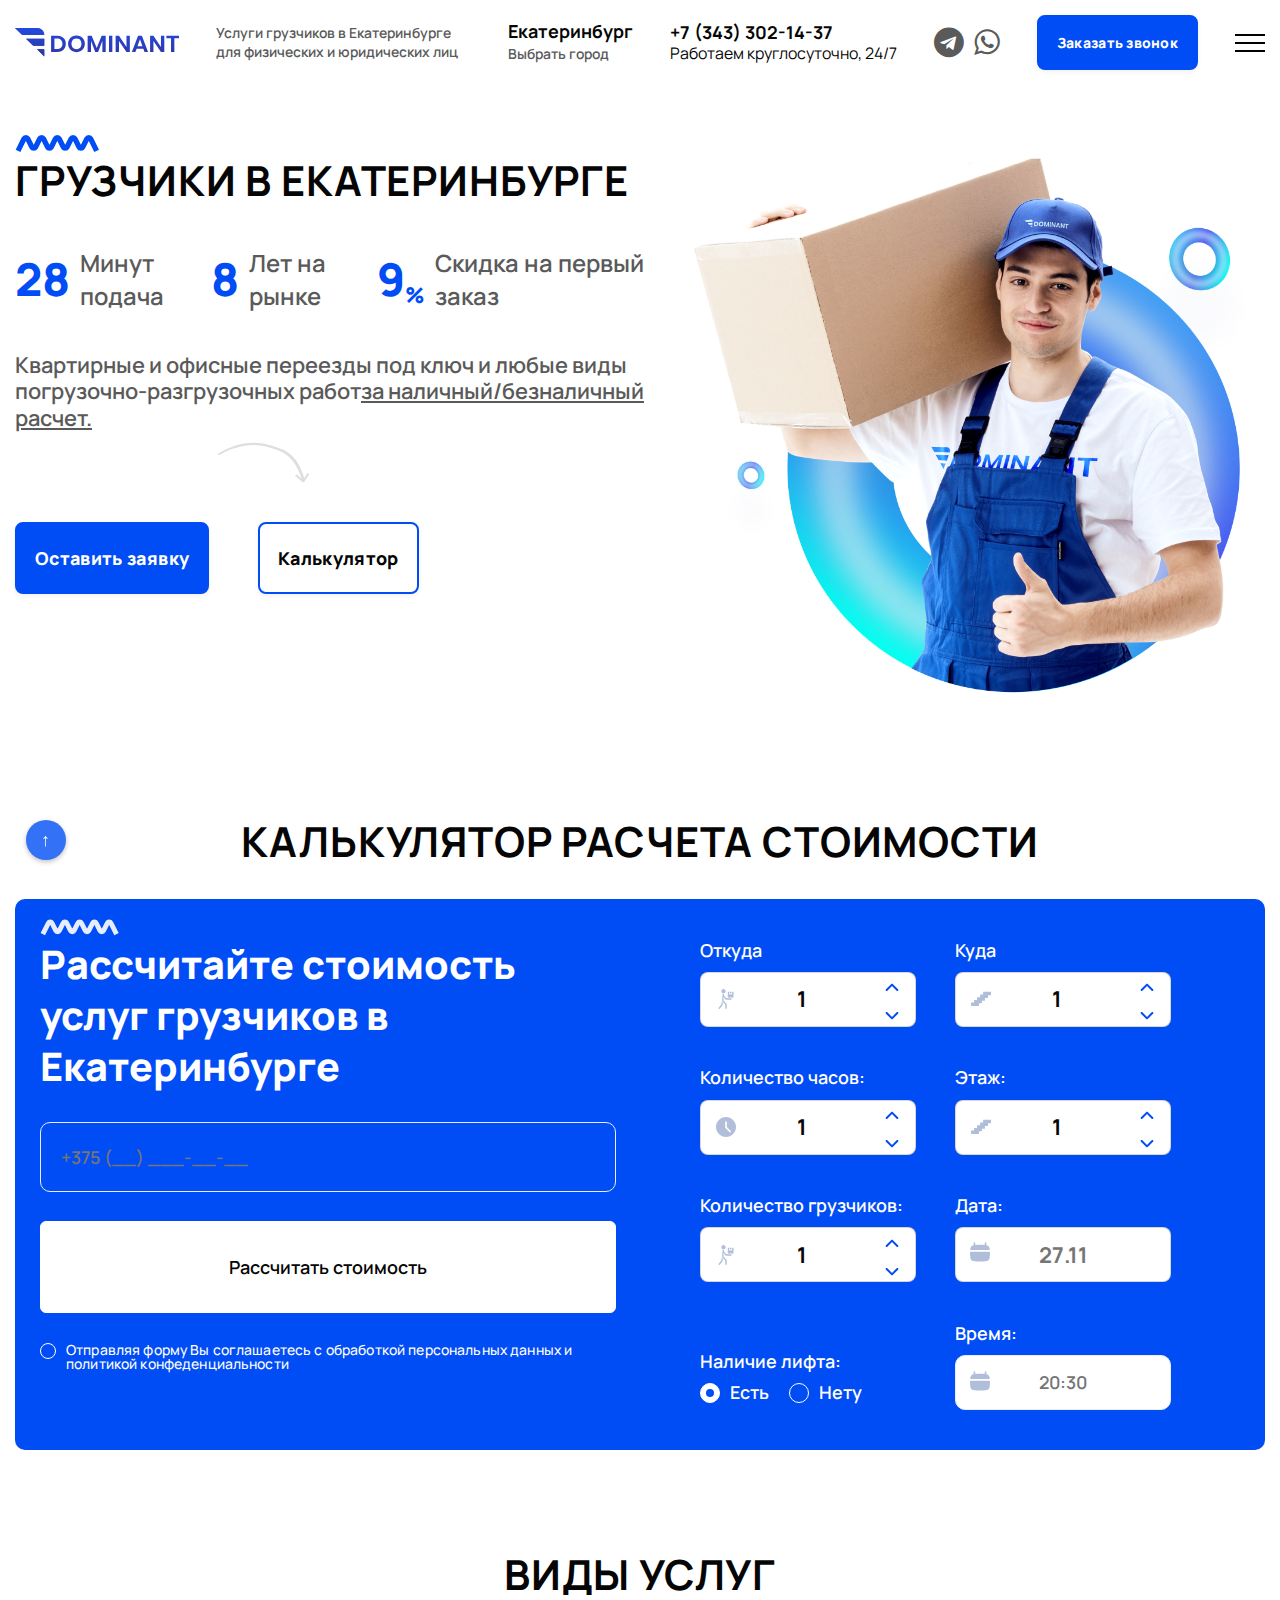
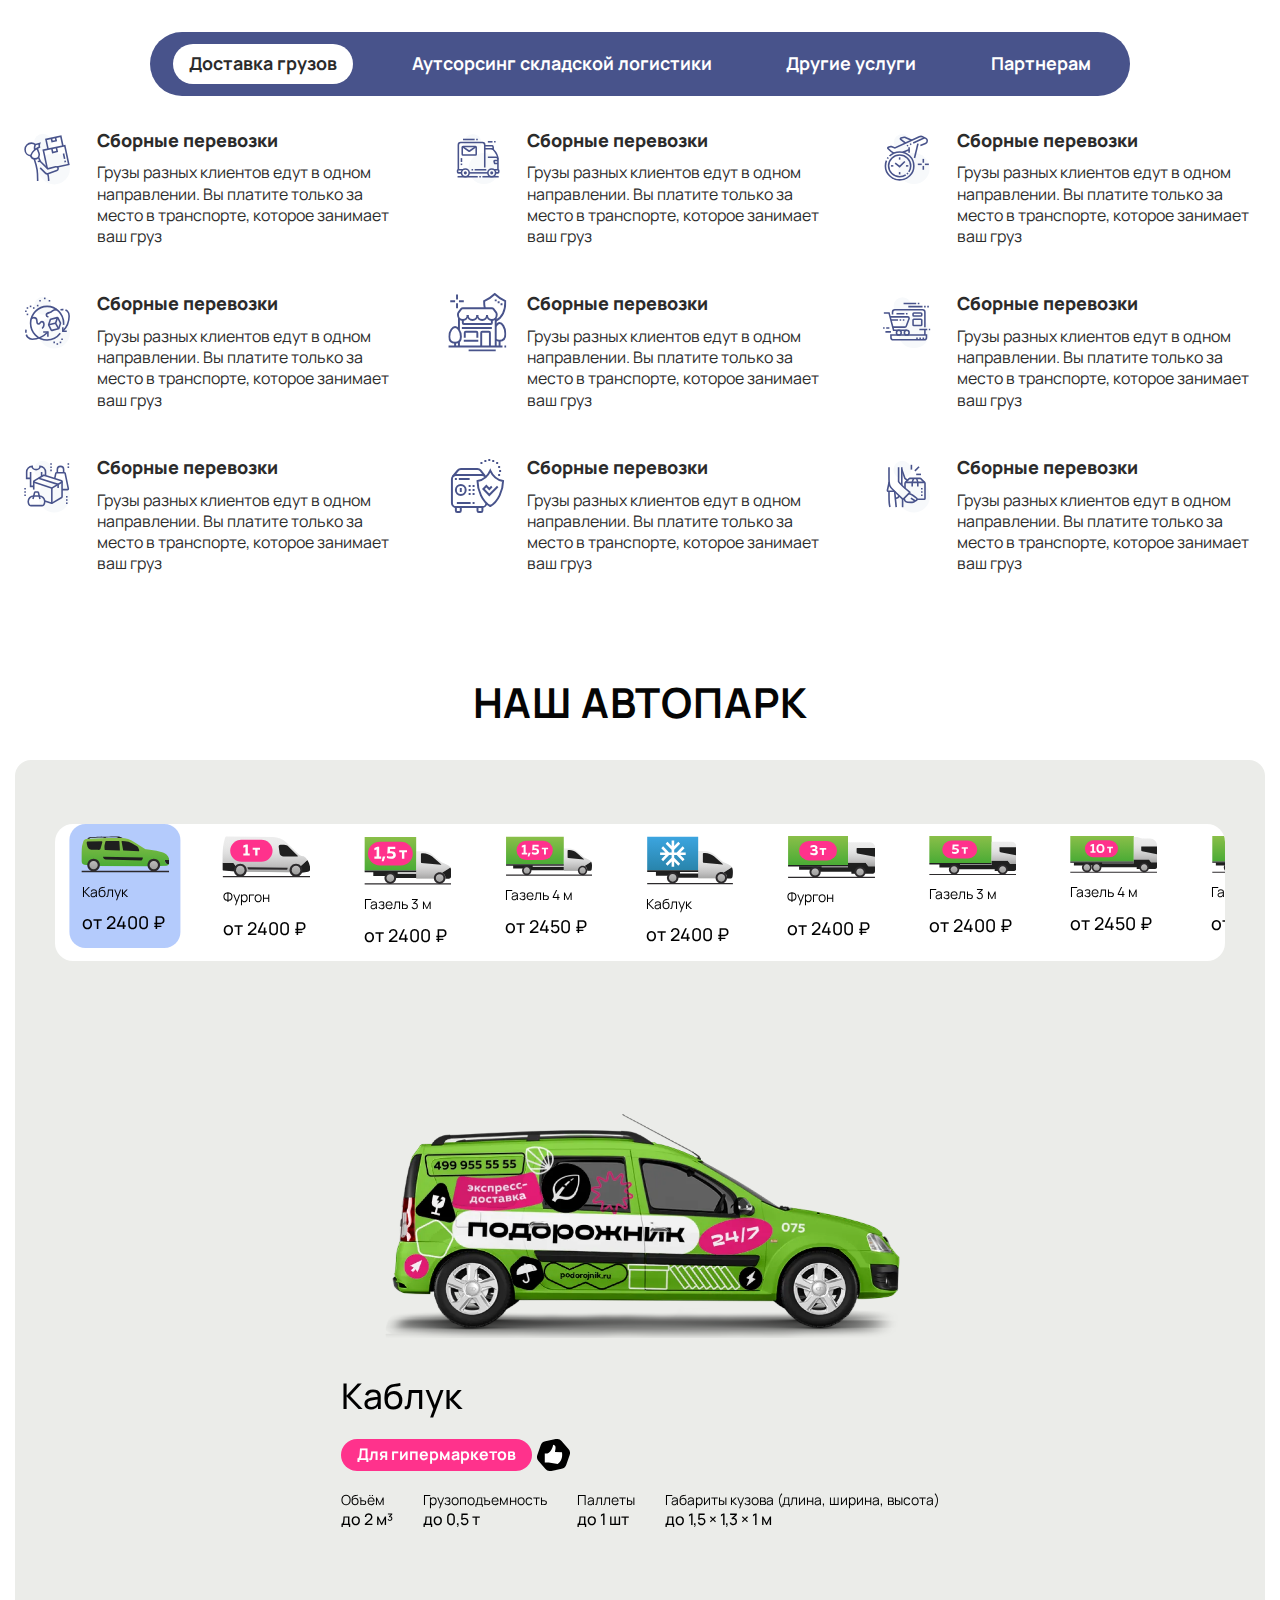
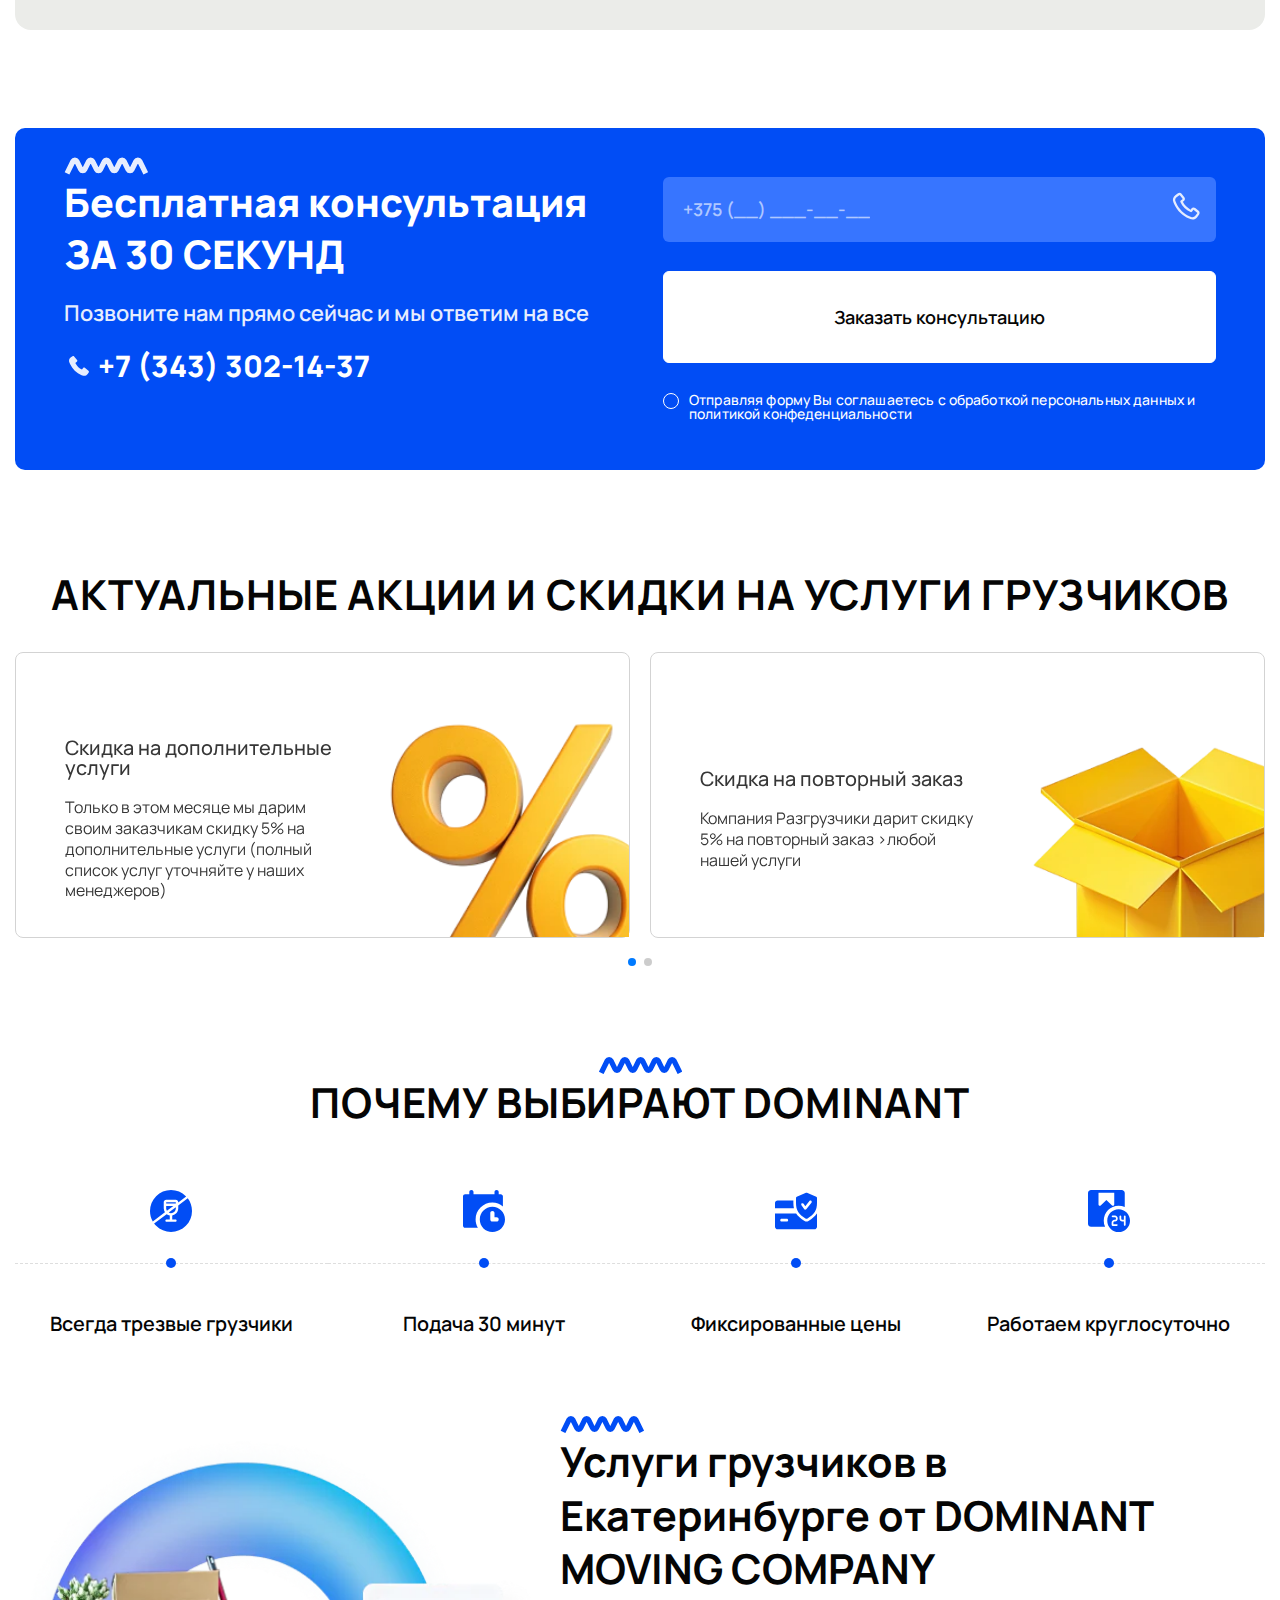
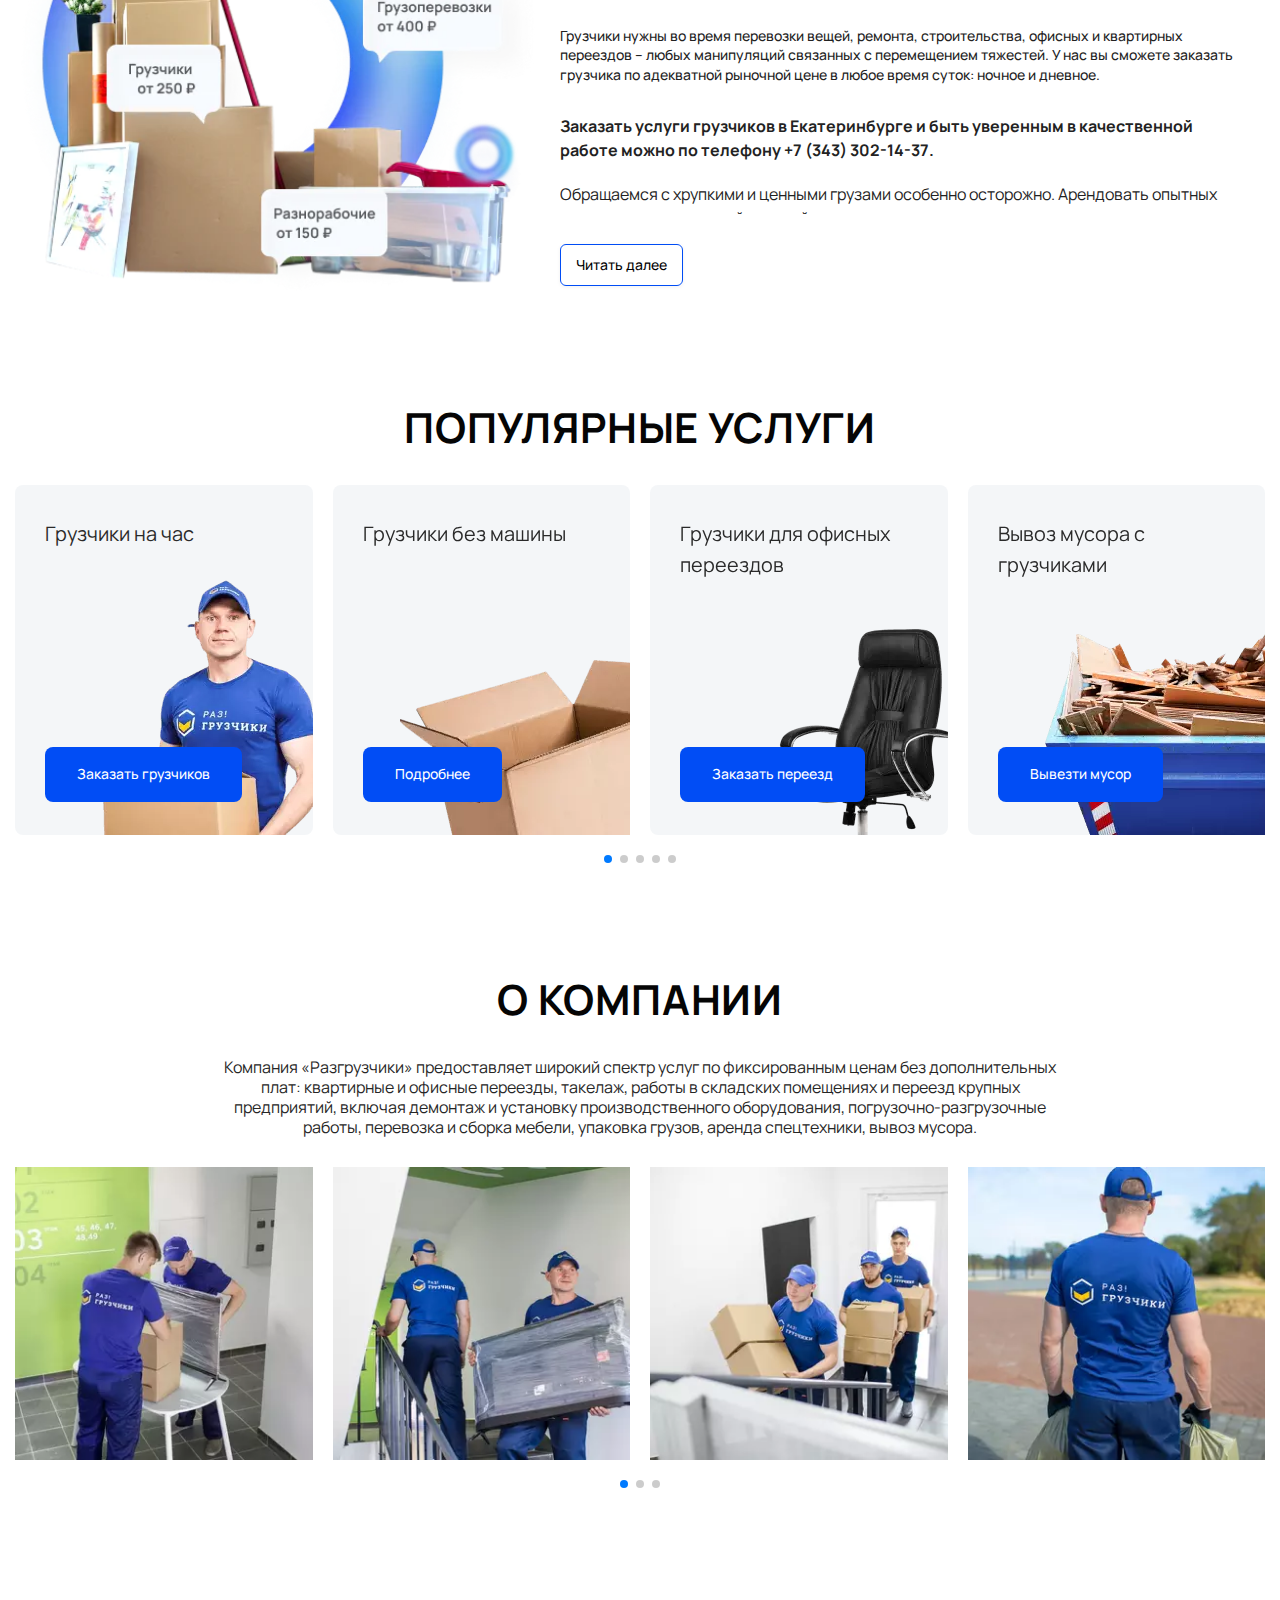
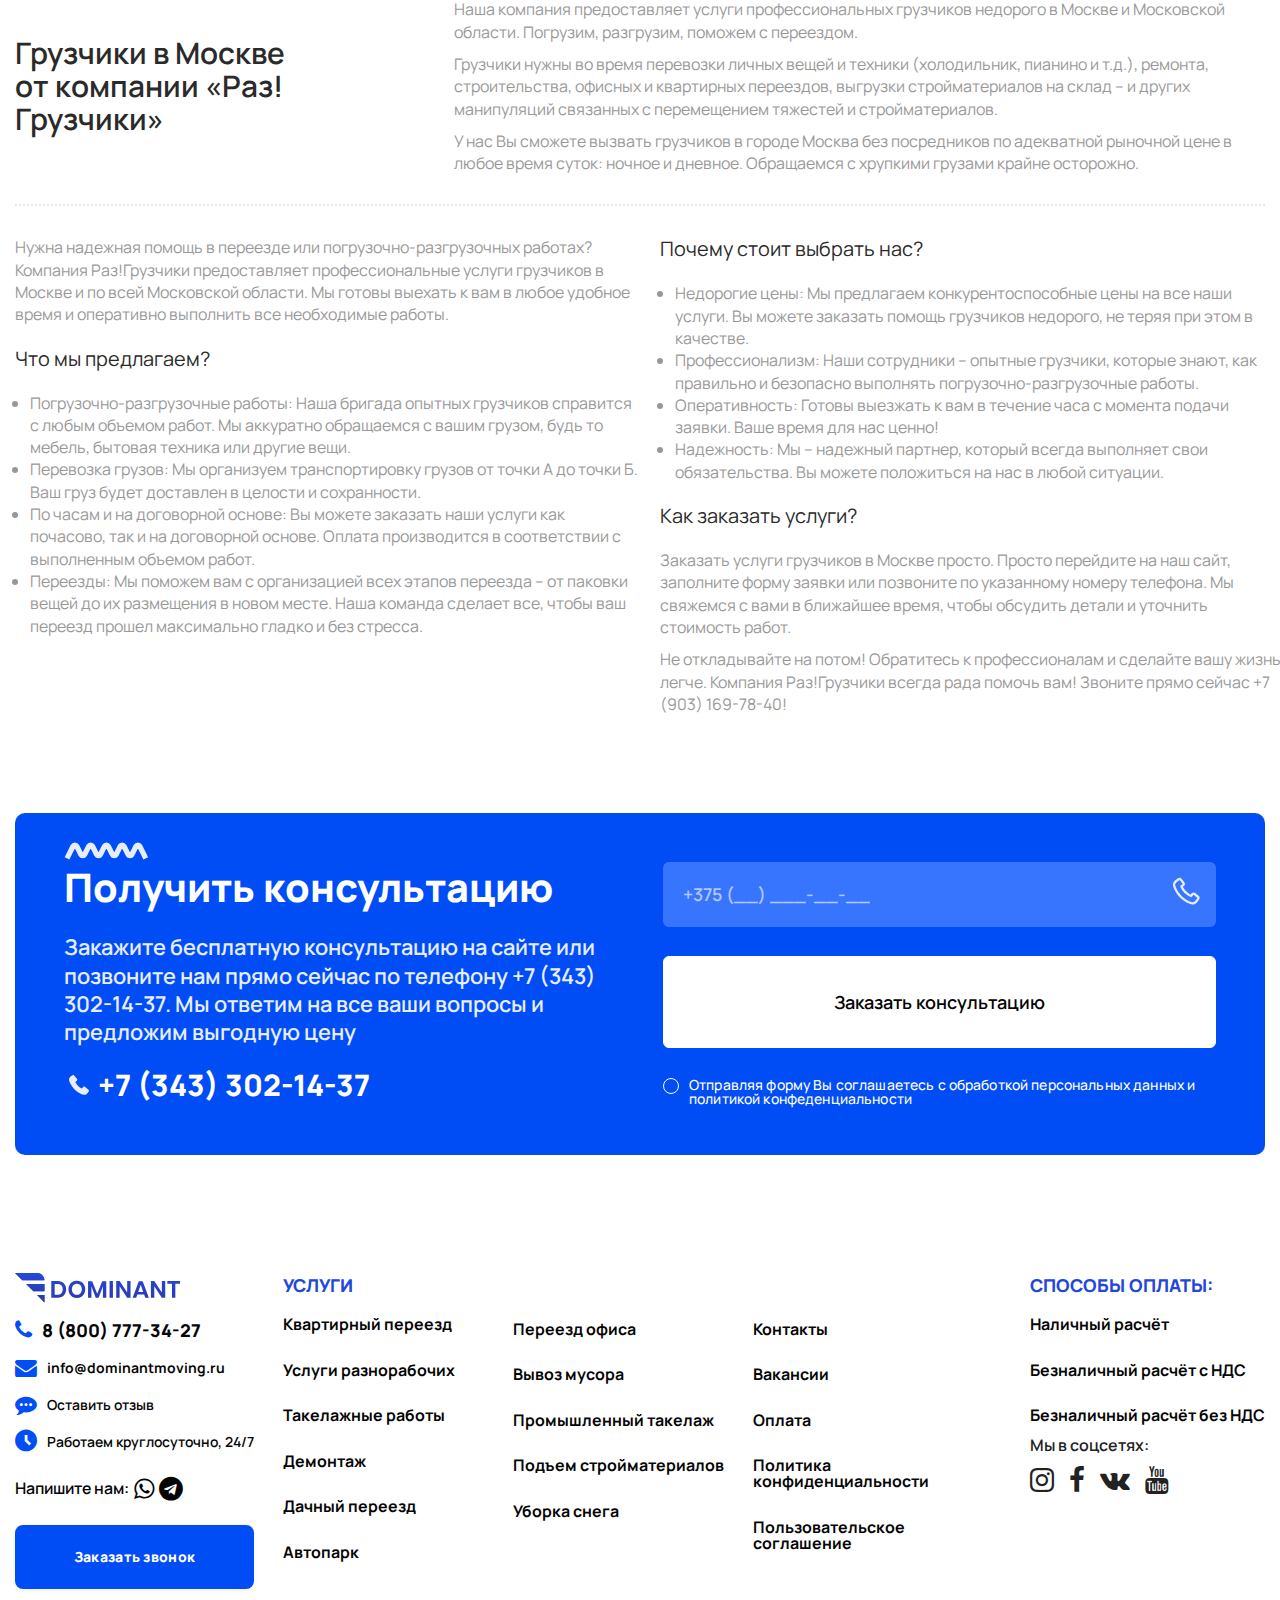
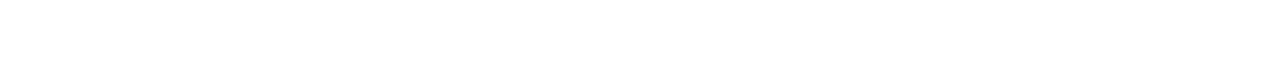
<file: home.html>
<!DOCTYPE html>
<html lang="en">

<head>
	<title>HomePage</title>
	<meta charset="UTF-8">
	<meta name="format-detection" content="telephone=no">
	<style>
		body {
			opacity: 1;
		}
	</style>
	<link rel="stylesheet" href="css/style.min.css?_v=20241128210351">
	<link rel="shortcut icon" href="favicon.ico">
	<!-- <meta name="robots" content="noindex, nofollow"> -->
	<meta name="viewport" content="width=device-width, initial-scale=1.0">
</head>

<body>
	<a href="#top" id="back-to-top" class="back-to-top" title="Back to top"></a>
	<div class="wrapper">
		<header data-scroll-show class="header">
			<div class="header__container">
				<div class="header__top">
					<a href="#" class="header__logo"><img src="img/header/logo.svg" alt="#"></a>
					<div data-da=".menu, 1024" class="header__top-text">Услуги грузчиков в Екатеринбурге для физических и
						юридических лиц</div>
					<div data-da=".menu, 1024" class="header__city-body">
						<div class="header__city-title">Екатеринбург</div>
						<a data-popup="#popup-city" href="#" class="header__city-text">Выбрать город</a>
					</div>
					<div class="header__number-body">
						<a href="tel:73433021437" class="header__number">+7 (343) 302-14-37</a>
						<div class="header__number-text">Работаем круглосуточно, 24/7</div>
					</div>
					<div data-da=".menu, 1024" class="header__sochial">
						<a href="#"><i class="icon-telegram"></i></a>
						<a href="#"><i class="icon-whatsapp"></i></a>
					</div>
					<a data-da=".menu, 1024" href="#" data-popup="#popup" class="header__button button">Заказать звонок</a>
					<button type="button" class="menu__icon icon-menu"><span></span></button>

				</div>
				<div class="header__menu">

					<div class="header__menu menu">
						<nav class="menu__body ">
							<ul class="menu__list">
								<li class="menu__item "><a href="#" class="menu__link ">Услуги <i class="icon-angle-down"></i></a>
									<ul class="menu__dropshop">
										<li><a class="menu__dropshop-link " href="#">Грузчик на час</a></li>
										<li><a class="menu__dropshop-link" href="#">Перевозка мебели с грузчиками</a></li>

										<li><a class="menu__dropshop-link" href="#">Подъем стройматериалов на этаж</a></li>
										<li><a class="menu__dropshop-link" href="#">Перевозка пианино</a></li>
										<li><a class="menu__dropshop-link" href="#">Уборка снега</a></li>
										<li><a class="menu__dropshop-link" href="#">Такелажные работы</a></li>
										<li><a class="menu__dropshop-link" href="#">Демонтажные работы </a></li>
										<li><a class="menu__dropshop-link" href="#">Сборка мебели</a></li>

									</ul>
								</li>
								<li class="menu__item"><a href="#" class="menu__link">Переезд <i class="icon-angle-down"></i></a>
									<ul class="menu__dropshop">
										<li><a class="menu__dropshop-link " href="#">Квартирный переезд</a></li>
										<li><a class="menu__dropshop-link" href="#">Офисный переезд</a></li>
										<li><a class="menu__dropshop-link" href="#">Дачный переезд</a></li>


									</ul>
								</li>
								<li class="menu__item"><a href="#" class="menu__link menu__link--not-sub">Разнорабочие
									</a></li>
								<li class="menu__item"><a href="#" class="menu__link">Вывоз мусора <i class="icon-angle-down"></i></a>
									<ul class="menu__dropshop">
										<li><a class="menu__dropshop-link " href="#">Вывоз строительного мусора</a></li>
										<li><a class="menu__dropshop-link" href="#">Вывоз мусора из квартиры</a></li>

										<li><a class="menu__dropshop-link" href="#">Вывоз мусора на газели</a></li>
										<li><a class="menu__dropshop-link" href="#">Вывоз мусора на самосвале</a></li>
										<li><a class="menu__dropshop-link" href="#">Вывоз мусора с погрузкой</a></li>
										<li><a class="menu__dropshop-link" href="#">Вывоз снега</a></li>


									</ul>
								</li>
								<li class="menu__item"><a href="#" class="menu__link">Юридическим лицам <i class="icon-angle-down"></i></a>
									<ul class="menu__dropshop">
										<li><a class="menu__dropshop-link " href="#">офисный переезд</a></li>
										<li><a class="menu__dropshop-link" href="#">Переезд склада</a></li>

										<li><a class="menu__dropshop-link" href="#">Промышленный такелаж</a></li>
										<li><a class="menu__dropshop-link" href="#">Аутсорсинг персонала</a></li>
										<li><a class="menu__dropshop-link" href="#">Аусорсинг грузчиков</a></li>
										<li><a class="menu__dropshop-link" href="#">Аусорсинг разнорабочих</a></li>
										<li><a class="menu__dropshop-link" href="#">Аутстаффинг разнорабочих</a></li>
										<li><a class="menu__dropshop-link" href="#">Аутстаффинг складских рабочих</a></li>
										<li><a class="menu__dropshop-link" href="#">Аутстаффинг грузчиков</a></li>
										<li><a class="menu__dropshop-link" href="#">Аутстаффинг персонала</a></li>
									</ul>
								</li>
								<li class="menu__item"><a href="#" class="menu__link">Автопарк<i class="icon-angle-down"></i></a>
									<ul class="menu__dropshop">
										<li><a class="menu__dropshop-link " href="#">Машина с грузчиками</a></li>



									</ul>
								</li>
								<li class="menu__item"><a href="#" class="menu__link">О компании <i class="icon-angle-down"></i></a>
									<ul class="menu__dropshop">
										<li><a class="menu__dropshop-link " href="#">Вакансии</a></li>
										<li><a class="menu__dropshop-link" href="#">Политика конфиденциальности</a></li>
										<li><a class="menu__dropshop-link" href="#">Пользовательское соглашение</a></li>


									</ul>
								</li>
								<li class="menu__item"><a href="#" class="menu__link menu__link--not-sub">Контакты</a></li>

							</ul>
						</nav>
					</div>
				</div>


			</div>
		</header>

		<!-- 
<div class="header__catalog catalog-header">
	<div class="catalog-header__container">
		<nav class="catalog-header__menu menu-catalog">
			<button type="button" class="menu-catalog__back _icon-back">Назад</button>
			<ul class="menu-catalog__list">
				<li class="menu-catalog__item"><button data-parent="1" class="menu-catalog__link">Каталог
						ножей</button>
				</li>
				<li class="menu-catalog__item"><button data-parent="2" class="menu-catalog__link">Клинковое
						оружие</button></li>
				<li class="menu-catalog__item"><a href="" class="menu-catalog__link">Сувенирные изделия</a></li>
				<li class="menu-catalog__item"><a href="" class="menu-catalog__link">Фонари ARMYTEK</a></li>
				<li class="menu-catalog__item"><a href="" class="menu-catalog__link">Сопуствующие товары</a></li>
			</ul>
			<div class="menu-catalog__sub-menu sub-menu-catalog">
				<button type="button" class="sub-menu-catalog__back _icon-back">Назад</button>
				<div class="sub-menu-catalog__container">
					<div hidden data-submenu="1" class="sub-menu-catalog__block">
						<ul class="sub-menu-catalog__list">
							<li class="sub-menu-catalog__item"><a href="" class="sub-menu-catalog__link">Разделочные
									ножи</a></li>
							<li class="sub-menu-catalog__item"><a href="" class="sub-menu-catalog__link">Туристические
									ножи</a></li>
							<li class="sub-menu-catalog__item"><a href="" class="sub-menu-catalog__link">Ножи
									охотничьи</a>
							</li>
							<li class="sub-menu-catalog__item"><a href="" class="sub-menu-catalog__link">Булатные
									ножи</a>
							</li>
							<li class="sub-menu-catalog__item"><a href="" class="sub-menu-catalog__link">Ножи из
									дамаска</a>
							</li>
							<li class="sub-menu-catalog__item"><a href="" class="sub-menu-catalog__link">Тактического
									назначения</a></li>
							<li class="sub-menu-catalog__item"><a href="" class="sub-menu-catalog__link">Метательные
									ножи</a></li>
							<li class="sub-menu-catalog__item"><a href="" class="sub-menu-catalog__link">Мачете и
									кукри</a>
							</li>
							<li class="sub-menu-catalog__item"><a href="" class="sub-menu-catalog__link">Ножи
									кухонные</a>
							</li>
						</ul>

					</div>
					<div hidden data-submenu="2" class="sub-menu-catalog__block">
						<ul class="sub-menu-catalog__list">
							<li class="sub-menu-catalog__item"><a href="" class="sub-menu-catalog__link">Разделочные
									ножи</a></li>
							<li class="sub-menu-catalog__item"><a href="" class="sub-menu-catalog__link">Туристические
									ножи</a></li>
							<li class="sub-menu-catalog__item"><a href="" class="sub-menu-catalog__link">Ножи
									охотничьи</a>
							</li>
							<li class="sub-menu-catalog__item"><a href="" class="sub-menu-catalog__link">Булатные
									ножи</a>
							</li>
							<li class="sub-menu-catalog__item"><a href="" class="sub-menu-catalog__link">Ножи из
									дамаска</a>
							</li>
							<li class="sub-menu-catalog__item"><a href="" class="sub-menu-catalog__link">Тактического
									назначения</a></li>
							<li class="sub-menu-catalog__item"><a href="" class="sub-menu-catalog__link">Метательные
									ножи</a></li>
							<li class="sub-menu-catalog__item"><a href="" class="sub-menu-catalog__link">Мачете и
									кукри</a>
							</li>
							<li class="sub-menu-catalog__item"><a href="" class="sub-menu-catalog__link">Ножи
									кухонные</a>
							</li>
						</ul>


					</div>
				</div>
			</div>
		</nav>
	</div>
</div> -->
		<div id="popup" aria-hidden="true" class="popup">
			<div class="popup__wrapper">
				<div class="popup__content">
					<button data-close type="button" class="popup__close">
						<!-- <svg xmlns="http://www.w3.org/2000/svg" version="1"
					viewBox="0 0 24 24">
					<path d="M13 12l5-5-1-1-5 5-5-5-1 1 5 5-5 5 1 1 5-5 5 5 1-1z"></path>
				</svg> -->
					</button>
					<div class="popup__body">
						<h2 class="popup__title">Обратная связь
						</h2>
						<p class="popup__text">Наш менеджер перезвонит в течение минуты и проконсультирует по всем вопросам

						</p>
						<form data-popup-message="#form-message" data-ajax class="popup__form" action="files/sendmail/sendmail.php" method="POST">
							<div class="popup__input-body ">
								<input data-required id="phone" type="text" name="form[phone]" data-error="Заполните все поля" placeholder="+375 (__) ___-__-__" class="popup__input   input">
								<img class="popup__icon-phone" src="img/popup/phone-form.svg" alt="#">
							</div>
							<button type="submit" class="popup__button hero__button button button--big">Позвони мне
							</button>
							<div class="popup__checkbox checkbox">
								<input data-required id="c_2" data-error="Ознакомтесь политикой" class="popup__input-checkbox checkbox__input" type="checkbox" value="1" name="form[check]">
								<label for="c_2" class="popup__label checkbox__label"><span class="popup__checkbox-text checkbox__text">Отправляя форму Вы
										соглашаетесь с обработкой персональных данных и политикой
										конфеденциальности</span></label>
							</div>
						</form>
					</div>
				</div>
			</div>
		</div>
		<div id="popup-two" aria-hidden="true" class="popup">
			<div class="popup__wrapper">
				<div class="popup__content">
					<button data-close type="button" class="popup__close">
						<!-- <svg xmlns="http://www.w3.org/2000/svg" version="1"
					viewBox="0 0 24 24">
					<path d="M13 12l5-5-1-1-5 5-5-5-1 1 5 5-5 5 1 1 5-5 5 5 1-1z"></path>
				</svg> -->
					</button>
					<div class="popup__body">
						<h2 class="popup__title">Оставьте свой честный
							отзыв о нашей компании
						</h2>
						<form data-popup-message="#form-message" data-ajax class="popup__form" action="files/sendmail/sendmail.php" method="POST">
							<div class="popup__input-wrapper">
								<div class="popup__input-body ">
									<input data-required type="text" name="form[name]" data-error="Заполните все поля" placeholder="Ваше имя" class="popup__input  input">
									<!-- <i class="popup__icon-phone icon-phone"></i> -->
									<img class="popup__icon-phone" src="img/popup/name-form.svg" alt="#">
								</div>
								<div class="popup__input-body ">
									<input id="phone" type="text" name="form[phone]" data-error="Заполните все поля" placeholder="+375 (__) ___-__-__" class="popup__input   input">
									<!-- <i class="popup__icon-phone icon-phone"></i> -->
									<img class="popup__icon-phone" src="img/popup/phone-form.svg" alt="#">
								</div>
							</div>
							<textarea data-required class="popup__textarea" placeholder="Введите текст отзыва" name="message-textarea" data-autoheight-min='130' data-autoheight></textarea>

							<button type="submit" class="popup__button hero__button button button--big">Позвони мне
							</button>
							<div class="popup__checkbox checkbox">
								<input data-required id="c_7" data-error="Ознакомтесь политикой" class="popup__input-checkbox checkbox__input" type="checkbox" value="1" name="form[check]">
								<label for="c_7" class="popup__label checkbox__label"><span class="popup__checkbox-text checkbox__text">Отправляя форму Вы
										соглашаетесь с обработкой персональных данных и политикой
										конфеденциальности</span></label>
							</div>
						</form>
					</div>
				</div>
			</div>
		</div>
		<div id="popup-city" aria-hidden="true" class="popup">
			<div class="popup__wrapper">
				<div class="popup__content">
					<button data-close type="button" class="popup__close">
						<!-- <svg xmlns="http://www.w3.org/2000/svg" version="1"
					viewBox="0 0 24 24">
					<path d="M13 12l5-5-1-1-5 5-5-5-1 1 5 5-5 5 1 1 5-5 5 5 1-1z"></path>
				</svg> -->
					</button>
					<div class="popup__body">
						<h2 class="popup__title">Выбор города
						</h2>

						<form class="popup__form" action="files/sendmail/sendmail.php" method="POST">
							<!-- <div class="popup__input-body ">
						<input data-required type="text" name="form[phone]" data-error="Заполните все поля"
							placeholder="или введите название города" class="popup__input   input">
						<img class="popup__icon-phone" src="img/popup/serch.svg" alt="#">
					</div> -->
							<!-- добавить при выборе отправлялась форма data-submit -->
							<select data-scroll data-search name="form[city]" data-class-modif="form">
								<option value="1" selected>Минск</option>
								<option value="2">Гродно</option>
								<option value="3">Солигорск</option>
								<option value="4">Москва</option>

							</select>
							<div class="popup__city-body">
								<ul class="popup__city-list">
									<li class="popup__city-link"><a href="#">Алапаевск</a></li>
									<li class="popup__city-link"><a href="#">Артёмовский</a></li>
									<li class="popup__city-link"><a href="#">Асбест</a></li>
									<li class="popup__city-link"><a href="#">Берёзовский</a></li>
									<li class="popup__city-link"><a href="#">Верхняя Пышма</a></li>
									<li class="popup__city-link"><a href="#">Верхняя Салда</a></li>
									<li class="popup__city-link"><a href="#">Ирбит</a></li>
									<li class="popup__city-link"><a href="#">Каменск-Уральский</a></li>
									<li class="popup__city-link"><a href="#">Качканар</a></li>
									<li class="popup__city-link"><a href="#">Краснотурьинск</a></li>
									<li class="popup__city-link"><a href="#">Красноуфимск</a></li>
									<li class="popup__city-link"><a href="#">Лесной</a></li>
									<li class="popup__city-link"><a href="#">Нижний Тагил</a></li>
									<li class="popup__city-link"><a href="#">Новоуральск</a></li>
									<li class="popup__city-link"><a href="#">Первоуральск</a></li>
									<li class="popup__city-link"><a href="#">Полевской</a></li>
									<li class="popup__city-link"><a href="#">Ревда</a></li>
									<li class="popup__city-link"><a href="#">Реж</a></li>
									<li class="popup__city-link"><a href="#">Серов</a></li>
									<li class="popup__city-link"><a href="#">Сухой Лог</a></li>
									<li class="popup__city-link"><a href="#">Тавда</a></li>
								</ul>
							</div>
						</form>
					</div>
				</div>
			</div>
		</div>
		<div id="form-message" aria-hidden="true" class="popup">
			<div class="popup__wrapper">
				<div class="popup__content">
					<button data-close type="button" class="popup__close">
						<!-- <svg xmlns="http://www.w3.org/2000/svg" version="1"
					viewBox="0 0 24 24">
					<path d="M13 12l5-5-1-1-5 5-5-5-1 1 5 5-5 5 1 1 5-5 5 5 1-1z"></path>
				</svg> -->
					</button>
					<div class="popup__body">
						<h2 class="popup__title">
							Ваше форма успешна отправлена
						</h2>
					</div>
				</div>
			</div>
		</div>
		<main class="page">
			<section class="page__hero hero">
				<div class="hero__container">
					<div class="hero__content">
						<h1 class="hero__title">Грузчики в Екатеринбурге</h1>
						<div data-watch class="hero__number number-hero">
							<div class="number-hero__column">
								<span data-digits-counter class="number-hero__number">30</span>
								<p class="number-hero__text">Минут подача</p>
							</div>
							<div class="number-hero__column">
								<span data-digits-counter class="number-hero__number">9
								</span>
								<p class="number-hero__text">Лет на
									рынке</p>
							</div>
							<div class="number-hero__column">
								<div class="number-hero__number-body">
									<span data-digits-counter class="number-hero__number">10</span>
									<span class="number-hero__number-proc">%</span>
								</div class="">
								<p class="number-hero__text">Скидка на
									первый заказ</p>
							</div>
						</div>
						<div class="hero__text">Квартирные и офисные переезды под ключ и любые виды погрузочно-разгрузочных
							работ<span>за наличный/безналичный расчет.</span></div>
						<div class="hero__buttons">
							<a data-popup="#popup" class="hero__button button button--big" href="#">Оставить заявку
							</a>
							<a data-goto-speed="1000" data-goto=".calculator" class="hero__button button button--while ">Калькулятор</a>
						</div>
					</div>
					<div class="hero__image">
						<img src="img/hero/01.png" alt="#">
					</div>
				</div>
			</section>
			<section class="page__calculator calculator">
				<div class="calculator__container">
					<h2 class="calculator__title">Калькулятор расчета стоимости</h2>
					<form data-ajax data-popup-message="#form-message" action="files/sendmail/sendmail.php" method="POST" class="calculator__form">
						<div class="calculator__content">
							<h3 class="calculator__content-title">Рассчитайте стоимость
								услуг грузчиков
								в Екатеринбурге</h3>
							<input data-required id="phone" type="text" name="form[phone]" placeholder="+375 (__) ___-__-__" class="calculator__input input">
							<button class="calculator__button" type="sambit">Рассчитать стоимость</button>
							<div class="checkbox">
								<input data-required id="c_1" data-error="Ознакомтесь с политикой конфеденциальности" class="checkbox__input" type="checkbox" value="1" name="form[check]">
								<label for="c_1" class="checkbox__label"><span class="checkbox__text">Отправляя форму Вы
										соглашаетесь с обработкой персональных данных и политикой
										конфеденциальности</span></label>
							</div>
						</div>
						<div class="calculator__items">
							<div class="calculator__item">
								<div class="calculator__column">
									<div class="quantity__label">Откуда</div>
									<div data-quantity class="quantity">
										<div class="quantity__icon"><img src="img/calc/01.svg" alt="#"></div>
										<div class="quantity__input">
											<input required data-quantity-value autocomplete="off" type="text" name="form[loader]" value="1">
											<div class="quantity__buttons">
												<button data-quantity-plus type="button" class="quantity__button quantity__button_plus"></button>
												<button data-quantity-minus type="button" class="quantity__button quantity__button_minus"></button>
											</div>
										</div>

									</div>
								</div>

								<div class="calculator__column">
									<div class="quantity__label">Куда</div>
									<div data-quantity class="quantity">
										<div class="quantity__icon"><img src="img/calc/02.svg" alt="#"></div>
										<div class="quantity__input">
											<input required data-quantity-value autocomplete="off" type="text" name="form[loader]" value="1">
											<div class="quantity__buttons">
												<button data-quantity-plus type="button" class="quantity__button quantity__button_plus"></button>
												<button data-quantity-minus type="button" class="quantity__button quantity__button_minus"></button>
											</div>
										</div>

									</div>
								</div>
							</div>
							<div class="calculator__item">
								<div class="calculator__column">
									<div class="quantity__label">Количество часов:</div>
									<div data-quantity class="quantity">
										<div class="quantity__icon"><img src="img/calc/03.svg" alt="#"></div>
										<div class="quantity__input">
											<input required data-quantity-value autocomplete="off" type="text" name="form[loader]" value="1">
											<div class="quantity__buttons">
												<button data-quantity-plus type="button" class="quantity__button quantity__button_plus"></button>
												<button data-quantity-minus type="button" class="quantity__button quantity__button_minus"></button>
											</div>
										</div>

									</div>
								</div>

								<div class="calculator__column">
									<div class="quantity__label">Этаж:</div>
									<div data-quantity class="quantity">
										<div class="quantity__icon"><img src="img/calc/02.svg" alt="#"></div>
										<div class="quantity__input">
											<input required data-quantity-value autocomplete="off" type="text" name="form[loader]" value="1">
											<div class="quantity__buttons">
												<button data-quantity-plus type="button" class="quantity__button quantity__button_plus"></button>
												<button data-quantity-minus type="button" class="quantity__button quantity__button_minus"></button>
											</div>
										</div>

									</div>
								</div>
							</div>
							<div class="calculator__item">
								<div class="calculator__column">
									<div class="quantity__label">Количество грузчиков:</div>
									<div data-quantity class="quantity">
										<div class="quantity__icon"><img src="img/calc/01.svg" alt="#"></div>
										<div class="quantity__input">
											<input required data-quantity-value autocomplete="off" type="text" name="form[loader]" value="1">
											<div class="quantity__buttons">
												<button data-quantity-plus type="button" class="quantity__button quantity__button_plus"></button>
												<button data-quantity-minus type="button" class="quantity__button quantity__button_minus"></button>
											</div>
										</div>

									</div>
								</div>
								<div class="calculator__calendar">
									<div class="quantity__label">Дата:</div>

									<input required placeholder="27.11" data-datepicker type="text" name="data">
									<div class="quantity__icon-data"><img src="img/calc/04.svg" alt="#"></div>

								</div>


							</div>
							<div class="calculator__item">
								<div class="calculator__column">
									<div class="quantity__label">Наличие лифта:</div>
									<div class="options">
										<div class="options__item">
											<input id="o_1" class="options__input" checked type="radio" value="1" name="option">
											<label for="o_1" class="options__label"><span class="options__text">Есть
												</span></label>
										</div>
										<div class="options__item">
											<input id="o_2" class="options__input" type="radio" value="2" name="option">
											<label for="o_2" class="options__label"><span class="options__text">Нету</span></label>
										</div>
									</div>
								</div>
								<div class="calculator__column">
									<div class="quantity__label">Время:</div>
									<div class="time-picker-container">
										<input name="clock" type="text" id="time-input" placeholder="20:30" readonly>
										<div class="quantity__icon-clock"><img src="img/calc/04.svg" alt="#"></div>
										<div class="time-picker" id="time-picker">
											<div class="time-option">00:00</div>
											<div class="time-option">00:30</div>
											<div class="time-option">01:00</div>
											<div class="time-option">01:30</div>
											<div class="time-option">02:00</div>
											<div class="time-option">02:30</div>
											<div class="time-option">03:00</div>
											<div class="time-option">03:30</div>
											<div class="time-option">04:00</div>
											<div class="time-option">04:30</div>
											<div class="time-option">05:00</div>
											<div class="time-option">05:30</div>
											<div class="time-option">06:00</div>
											<div class="time-option">06:30</div>
											<div class="time-option">07:00</div>
											<div class="time-option">07:30</div>
											<div class="time-option">08:00</div>
											<div class="time-option">08:30</div>
											<div class="time-option">09:00</div>
											<div class="time-option">09:30</div>
											<div class="time-option">10:00</div>
											<div class="time-option">10:30</div>
											<div class="time-option">11:00</div>
											<div class="time-option">11:30</div>
											<div class="time-option">12:00</div>
											<div class="time-option">12:30</div>
											<div class="time-option">13:00</div>
											<div class="time-option">13:30</div>
											<div class="time-option">14:00</div>
											<div class="time-option">14:30</div>
											<div class="time-option">15:00</div>
											<div class="time-option">15:30</div>
											<div class="time-option">16:00</div>
											<div class="time-option">16:30</div>
											<div class="time-option">17:00</div>
											<div class="time-option">17:30</div>
											<div class="time-option">18:00</div>
											<div class="time-option">18:30</div>
											<div class="time-option">19:00</div>
											<div class="time-option">19:30</div>
											<div class="time-option">20:00</div>
											<div class="time-option">20:30</div>
											<div class="time-option">21:00</div>
											<div class="time-option">21:30</div>
											<div class="time-option">22:00</div>
											<div class="time-option">22:30</div>
											<div class="time-option">23:00</div>
											<div class="time-option">23:30</div>
										</div>
									</div>
								</div>
							</div>


						</div>
					</form>
				</div>
			</section>
			<section class="page__services services">
				<div class="services__container">
					<h2 class="services__title-container title">ВИДЫ УСЛУГ</h2>
					<div data-tabs-animate="1000" data-tabs class="services">
						<nav data-tabs-titles class="services__navigation">
							<button type="button" class="services__title _tab-active">Доставка грузов</button>
							<button type="button" class="services__title">Аутсорсинг складской логистики</button>
							<button type="button" class="services__title">Другие услуги</button>
							<button type="button" class="services__title">Партнерам</button>
						</nav>
						<div data-tabs-body class="services__content">
							<div class="services__body">
								<div class="services__wrapper">
									<div class="services__column">
										<div class="services__icon"><img src="img/services/01.svg" alt="#"></div>
										<div class="services__item">
											<h3 class="services__subtitle">Сборные перевозки</h3>
											<p class="services__text">Грузы разных клиентов едут в одном направлении. Вы платите
												только за место в транспорте, которое занимает ваш груз</p>
										</div>
									</div>
									<div class="services__column">
										<div class="services__icon"><img src="img/services/02.svg" alt="#"></div>
										<div class="services__item">
											<h3 class="services__subtitle">Сборные перевозки</h3>
											<p class="services__text">Грузы разных клиентов едут в одном направлении. Вы платите
												только за место в транспорте, которое занимает ваш груз</p>
										</div>
									</div>
									<div class="services__column">
										<div class="services__icon"><img src="img/services/03.svg" alt="#"></div>
										<div class="services__item">
											<h3 class="services__subtitle">Сборные перевозки</h3>
											<p class="services__text">Грузы разных клиентов едут в одном направлении. Вы платите
												только за место в транспорте, которое занимает ваш груз</p>
										</div>
									</div>
									<div class="services__column">
										<div class="services__icon"><img src="img/services/04.svg" alt="#"></div>
										<div class="services__item">
											<h3 class="services__subtitle">Сборные перевозки</h3>
											<p class="services__text">Грузы разных клиентов едут в одном направлении. Вы платите
												только за место в транспорте, которое занимает ваш груз</p>
										</div>
									</div>
									<div class="services__column">
										<div class="services__icon"><img src="img/services/05.svg" alt="#"></div>
										<div class="services__item">
											<h3 class="services__subtitle">Сборные перевозки</h3>
											<p class="services__text">Грузы разных клиентов едут в одном направлении. Вы платите
												только за место в транспорте, которое занимает ваш груз</p>
										</div>
									</div>
									<div class="services__column">
										<div class="services__icon"><img src="img/services/06.svg" alt="#"></div>
										<div class="services__item">
											<h3 class="services__subtitle">Сборные перевозки</h3>
											<p class="services__text">Грузы разных клиентов едут в одном направлении. Вы платите
												только за место в транспорте, которое занимает ваш груз</p>
										</div>
									</div>
									<div class="services__column">
										<div class="services__icon"><img src="img/services/07.svg" alt="#"></div>
										<div class="services__item">
											<h3 class="services__subtitle">Сборные перевозки</h3>
											<p class="services__text">Грузы разных клиентов едут в одном направлении. Вы платите
												только за место в транспорте, которое занимает ваш груз</p>
										</div>
									</div>
									<div class="services__column">
										<div class="services__icon"><img src="img/services/08.svg" alt="#"></div>
										<div class="services__item">
											<h3 class="services__subtitle">Сборные перевозки</h3>
											<p class="services__text">Грузы разных клиентов едут в одном направлении. Вы платите
												только за место в транспорте, которое занимает ваш груз</p>
										</div>
									</div>
									<div class="services__column">
										<div class="services__icon"><img src="img/services/09.svg" alt="#"></div>
										<div class="services__item">
											<h3 class="services__subtitle">Сборные перевозки</h3>
											<p class="services__text">Грузы разных клиентов едут в одном направлении. Вы платите
												только за место в транспорте, которое занимает ваш груз</p>
										</div>
									</div>
								</div>
							</div>
							<div class="services__body">
								<div class="services__wrapper">
									<div class="services__column">
										<div class="services__icon"><img src="img/services/10.svg" alt="#"></div>
										<div class="services__item">
											<h3 class="services__subtitle">Сборные перевозки</h3>
											<p class="services__text">Грузы разных клиентов едут в одном направлении. Вы платите
												только за место в транспорте, которое занимает ваш груз</p>
										</div>
									</div>
									<div class="services__column">
										<div class="services__icon"><img src="img/services/11.svg" alt="#"></div>
										<div class="services__item">
											<h3 class="services__subtitle">Сборные перевозки</h3>
											<p class="services__text">Грузы разных клиентов едут в одном направлении. Вы платите
												только за место в транспорте, которое занимает ваш груз</p>
										</div>
									</div>
									<div class="services__column">
										<div class="services__icon"><img src="img/services/12.svg" alt="#"></div>
										<div class="services__item">
											<h3 class="services__subtitle">Сборные перевозки</h3>
											<p class="services__text">Грузы разных клиентов едут в одном направлении. Вы платите
												только за место в транспорте, которое занимает ваш груз</p>
										</div>
									</div>

								</div>
							</div>
							<div class="services__body">
								<div class="services__wrapper">
									<div class="services__column">
										<div class="services__icon"><img src="img/services/13.svg" alt="#"></div>
										<div class="services__item">
											<h3 class="services__subtitle">Сборные перевозки</h3>
											<p class="services__text">Грузы разных клиентов едут в одном направлении. Вы платите
												только за место в транспорте, которое занимает ваш груз</p>
										</div>
									</div>
									<div class="services__column">
										<div class="services__icon"><img src="img/services/14.svg" alt="#"></div>
										<div class="services__item">
											<h3 class="services__subtitle">Сборные перевозки</h3>
											<p class="services__text">Грузы разных клиентов едут в одном направлении. Вы платите
												только за место в транспорте, которое занимает ваш груз</p>
										</div>
									</div>
									<div class="services__column">
										<div class="services__icon"><img src="img/services/15.svg" alt="#"></div>
										<div class="services__item">
											<h3 class="services__subtitle">Сборные перевозки</h3>
											<p class="services__text">Грузы разных клиентов едут в одном направлении. Вы платите
												только за место в транспорте, которое занимает ваш груз</p>
										</div>
									</div>

								</div>
							</div>
							<div class="services__body">
								<div class="services__wrapper">
									<div class="services__column">
										<div class="services__icon"><img src="img/services/16.svg" alt="#"></div>
										<div class="services__item">
											<h3 class="services__subtitle">Сборные перевозки</h3>
											<p class="services__text">Грузы разных клиентов едут в одном направлении. Вы платите
												только за место в транспорте, которое занимает ваш груз</p>
										</div>
									</div>


								</div>
							</div>
						</div>
					</div>
				</div>
			</section>

			<section class="page__car car">
				<div class="car__container">
					<h2 class="car__title title">Наш автопарк</h2>
					<!-- Оболонка слайдера -->
					<div class="car__body">
						<div class="car-tumb__slider swiper">
							<div class="car-tumb__wrapper swiper-wrapper">
								<div class="car-tumb__slide swiper-slide">
									<img class="car-tumb__image" src="img/car/nav/01.svg" alt="#">
									<h3 class="car-tumb__title">Каблук</h3>
									<div class="car-tumb__price">от 2400 ₽</div>
								</div>
								<div class="car-tumb__slide swiper-slide">
									<img class="car-tumb__image" src="img/car/nav/02.svg" alt="#">
									<h3 class="car-tumb__title">Фургон</h3>
									<div class="car-tumb__price">от 2400 ₽</div>
								</div>
								<div class="car-tumb__slide swiper-slide">
									<img class="car-tumb__image" src="img/car/nav/03.svg" alt="#">
									<h3 class="car-tumb__title">Газель 3 м</h3>
									<div class="car-tumb__price">от 2400 ₽</div>
								</div>
								<div class="car-tumb__slide swiper-slide">
									<img class="car-tumb__image" src="img/car/nav/04.svg" alt="#">
									<h3 class="car-tumb__title">Газель 4 м</h3>
									<div class="car-tumb__price">от 2450 ₽</div>
								</div>
								<div class="car-tumb__slide swiper-slide">
									<img class="car-tumb__image" src="img/car/nav/05.svg" alt="#">
									<h3 class="car-tumb__title">Каблук</h3>
									<div class="car-tumb__price">от 2400 ₽</div>
								</div>
								<div class="car-tumb__slide swiper-slide">
									<img class="car-tumb__image" src="img/car/nav/06.svg" alt="#">
									<h3 class="car-tumb__title">Фургон</h3>
									<div class="car-tumb__price">от 2400 ₽</div>
								</div>
								<div class="car-tumb__slide swiper-slide">
									<img class="car-tumb__image" src="img/car/nav/07.svg" alt="#">
									<h3 class="car-tumb__title">Газель 3 м</h3>
									<div class="car-tumb__price">от 2400 ₽</div>
								</div>
								<div class="car-tumb__slide swiper-slide">
									<img class="car-tumb__image" src="img/car/nav/08.svg" alt="#">
									<h3 class="car-tumb__title">Газель 4 м</h3>
									<div class="car-tumb__price">от 2450 ₽</div>
								</div>
								<div class="car-tumb__slide swiper-slide">
									<img class="car-tumb__image" src="img/car/nav/09.svg" alt="#">
									<h3 class="car-tumb__title">Газель 3 м</h3>
									<div class="car-tumb__price">от 2400 ₽</div>
								</div>
								<div class="car-tumb__slide swiper-slide">
									<img class="car-tumb__image" src="img/car/nav/10.svg" alt="#">
									<h3 class="car-tumb__title">Газель 4 м</h3>
									<div class="car-tumb__price">от 2450 ₽</div>
								</div>
							</div>
						</div>
						<div class="car__slider swiper">
							<!-- Частина слайдера, що рухається -->
							<div class="car__wrapper swiper-wrapper">
								<!-- Слайд -->
								<div class="car__slide swiper-slide">
									<div class="car__items">
										<img class="car__image" src="img/car/01.webp" alt="#">
										<div class="car__content">
											<h4 class="car__title-slide">Каблук</h4>
											<div class="car__subtitle"><span>Для гипермаркетов</span><img src="img/car/icon_1.svg" alt="#"></div>
											<div class="car__info">
												<div class="car__column">
													<p class="car__text">Объём</p>
													<p class="car__number">до 2 м³</p>

												</div>
												<div class="car__column">
													<p class="car__text">Грузоподъемность</p>
													<p class="car__number">до 0,5 т</p>
												</div>
												<div class="car__column">
													<p class="car__text">Паллеты</p>
													<p class="car__number">до 1 шт</p>

												</div>
												<div class="car__column">
													<p class="car__text">Габариты кузова (длина, ширина, высота)</p>
													<p class="car__number">до 1,5 ×
														1,3 × 1 м</p>

												</div>
											</div>

										</div>
									</div>

								</div>
								<div class="car__slide swiper-slide">
									<div class="car__items">
										<img class="car__image" src="img/car/02.webp" alt="#">
										<div class="car__content">
											<h4 class="car__title-slide">Фургон </h4>
											<div class="car__subtitle"><span>Для гипермаркетов</span><img src="img/car/icon_1.svg" alt="#"></div>
											<div class="car__info">
												<div class="car__column">
													<p class="car__text">Объём</p>
													<p class="car__number">до 8 м³</p>

												</div>
												<div class="car__column">
													<p class="car__text">Грузоподъемность</p>
													<p class="car__number">до 1 т</p>
												</div>
												<div class="car__column">
													<p class="car__text">Паллеты</p>
													<p class="car__number">до 3 шт</p>

												</div>
												<div class="car__column">
													<p class="car__text">Габариты кузова (длина, ширина, высота)</p>
													<p class="car__number">до 2,8 × 1,8 × 1,75 м</p>

												</div>
											</div>

										</div>
									</div>

								</div>
								<div class="car__slide swiper-slide">
									<div class="car__items">
										<img class="car__image" src="img/car/03.webp" alt="#">
										<div class="car__content">
											<h4 class="car__title-slide">Газель 3 м</h4>
											<div class="car__subtitle"><span>Идеальна для переезда</span><img src="img/car/icon_1.svg" alt="#"></div>
											<div class="car__info">
												<div class="car__column">
													<p class="car__text">Объём</p>
													<p class="car__number">до 1,5 т</p>

												</div>
												<div class="car__column">
													<p class="car__text">Грузоподъемность</p>
													<p class="car__number">до 1,5 т</p>
												</div>
												<div class="car__column">
													<p class="car__text">Паллеты</p>
													<p class="car__number">до 4 шт</p>

												</div>
												<div class="car__column">
													<p class="car__text">Габариты кузова (длина, ширина, высота)</p>
													<p class="car__number">до 3 × 1,95 × 1,8 м</p>

												</div>
											</div>

										</div>
									</div>

								</div>
								<div class="car__slide swiper-slide">
									<div class="car__items">
										<img class="car__image" src="img/car/04.webp" alt="#">
										<div class="car__content">
											<h4 class="car__title-slide">Газель 4 м</h4>
											<div class="car__subtitle"><span>Для любых переездов</span><img src="img/car/icon_1.svg" alt="#"></div>
											<div class="car__info">
												<div class="car__column">
													<p class="car__text">Объём</p>
													<p class="car__number">до 1,5 т</p>

												</div>
												<div class="car__column">
													<p class="car__text">Грузоподъемность</p>
													<p class="car__number">до 6 шт</p>
												</div>
												<div class="car__column">
													<p class="car__text">Паллеты</p>
													<p class="car__number">до 1 шт</p>

												</div>
												<div class="car__column">
													<p class="car__text">Габариты кузова (длина, ширина, высота)</p>
													<p class="car__number">до 4 × 2 × 2 м</p>

												</div>
											</div>

										</div>
									</div>

								</div>
								<div class="car__slide swiper-slide">
									<div class="car__items">
										<img class="car__image" src="img/car/05.webp" alt="#">
										<div class="car__content">
											<h4 class="car__title-slide">Рефрижератор</h4>
											<div class="car__subtitle"><span>Терморежим</span><img src="img/car/icon_1.svg" alt="#"></div>
											<div class="car__info">
												<div class="car__column">
													<p class="car__text">Объём</p>
													<p class="car__number">до 10 м³</p>

												</div>
												<div class="car__column">
													<p class="car__text">Грузоподъемность</p>
													<p class="car__number">до 1,5 т</p>
												</div>
												<div class="car__column">
													<p class="car__text">Паллеты</p>
													<p class="car__number">до 4 шт</p>

												</div>
												<div class="car__column">
													<p class="car__text">Габариты кузова (длина, ширина, высота)</p>
													<p class="car__number">до 3 × 1,95 × 1,8 м</p>

												</div>
											</div>

										</div>
									</div>

								</div>
								<div class="car__slide swiper-slide">
									<div class="car__items">
										<img class="car__image" src="img/car/06.webp" alt="#">
										<div class="car__content">
											<h4 class="car__title-slide">Грузовик 3 т</h4>
											<div class="car__subtitle"><span>Для больших грузов</span><img src="img/car/icon_1.svg" alt="#"></div>
											<div class="car__info">
												<div class="car__column">
													<p class="car__text">Объём</p>
													<p class="car__number">до 18 м³</p>

												</div>
												<div class="car__column">
													<p class="car__text">Грузоподъемность</p>
													<p class="car__number">до 3 т</p>
												</div>
												<div class="car__column">
													<p class="car__text">Паллеты</p>
													<p class="car__number">до 8 шт</p>

												</div>
												<div class="car__column">
													<p class="car__text">Габариты кузова (длина, ширина, высота)</p>
													<p class="car__number">до 4,2 × 2 × 2,2 м</p>

												</div>
											</div>

										</div>
									</div>

								</div>
								<div class="car__slide swiper-slide">
									<div class="car__items">
										<img class="car__image" src="img/car/07.webp" alt="#">
										<div class="car__content">
											<h4 class="car__title-slide">Грузовик 5 т</h4>
											<div class="car__subtitle"><span>Для больших грузов</span><img src="img/car/icon_1.svg" alt="#"></div>
											<div class="car__info">
												<div class="car__column">
													<p class="car__text">Объём</p>
													<p class="car__number">до 35 м³</p>

												</div>
												<div class="car__column">
													<p class="car__text">Грузоподъемность</p>
													<p class="car__number">до 5 т</p>
												</div>
												<div class="car__column">
													<p class="car__text">Паллеты</p>
													<p class="car__number">до 12 шт</p>

												</div>
												<div class="car__column">
													<p class="car__text">Габариты кузова (длина, ширина, высота)</p>
													<p class="car__number">до 6 × 2,5 × 2,5 м</p>

												</div>
											</div>

										</div>
									</div>

								</div>
								<div class="car__slide swiper-slide">
									<div class="car__items">
										<img class="car__image" src="img/car/08.webp" alt="#">
										<div class="car__content">
											<h4 class="car__title-slide">Грузовик 10 т</h4>
											<div class="car__subtitle"><span>Для больших грузов</span><img src="img/car/icon_1.svg" alt="#"></div>
											<div class="car__info">
												<div class="car__column">
													<p class="car__text">Объём</p>
													<p class="car__number">до 36 м³</p>

												</div>
												<div class="car__column">
													<p class="car__text">Грузоподъемность</p>
													<p class="car__number">до 10 т</p>
												</div>
												<div class="car__column">
													<p class="car__text">Паллеты</p>
													<p class="car__number">до 15 шт</p>

												</div>
												<div class="car__column">
													<p class="car__text">Габариты кузова (длина, ширина, высота)</p>
													<p class="car__number">до 6,2 × 2,5 × 2,5 м</p>

												</div>
											</div>

										</div>
									</div>

								</div>
								<div class="car__slide swiper-slide">
									<div class="car__items">
										<img class="car__image" src="img/car/09.webp" alt="#">
										<div class="car__content">
											<h4 class="car__title-slide">Фура</h4>
											<div class="car__subtitle"><span>Для больших грузов</span><img src="img/car/icon_1.svg" alt="#"></div>
											<div class="car__info">
												<div class="car__column">
													<p class="car__text">Объём</p>
													<p class="car__number">до 82 м³</p>

												</div>
												<div class="car__column">
													<p class="car__text">Грузоподъемность</p>
													<p class="car__number">до 20 т</p>
												</div>
												<div class="car__column">
													<p class="car__text">Паллеты</p>
													<p class="car__number">до 33 шт</p>

												</div>
												<div class="car__column">
													<p class="car__text">Габариты кузова (длина, ширина, высота)</p>
													<p class="car__number">до 13,6 × 2,5 × 2,7 м</p>

												</div>
											</div>

										</div>
									</div>

								</div>
								<div class="car__slide swiper-slide">
									<div class="car__items">
										<img class="car__image" src="img/car/10.webp" alt="#">
										<div class="car__content">
											<h4 class="car__title-slide">Манипулятор</h4>
											<div class="car__subtitle"><span>Два варианта на выбор</span><img src="img/car/icon_1.svg" alt="#"></div>
											<div class="car__info">
												<div class="car__column">
													<p class="car__text">Нагрузка на стрелу</p>
													<p class="car__number">до 2,3/5,5 т</p>

												</div>
												<div class="car__column">
													<p class="car__text">Грузоподъемность</p>
													<p class="car__number">до 5/10 т</p>
												</div>
												<div class="car__column">
													<p class="car__text">Паллеты</p>
													<p class="car__number">до 1 шт</p>

												</div>
												<div class="car__column">
													<p class="car__text">Габариты кузова (длина, ширина, высота)</p>
													<p class="car__number">до 6,2 × 2,4 × 2,8 м</p>

												</div>
											</div>

										</div>
									</div>

								</div>
							</div>

						</div>
					</div>
				</div>
			</section>
			<section class="page__form form ">
				<div class="form__container">
					<form data-popup-message="#form-message" data-ajax class="form__body" action="files/sendmail/sendmail.php" method="POST">
						<div class="form__info">
							<h2 class="form__title">Бесплатная консультация ЗА 30 СЕКУНД </h2>
							<p class="form__text">Позвоните нам прямо сейчас и мы ответим на все </p>
							<div class="form__number-body">
								<img src="img/form/phone-bl.svg" alt="#">
								<a class="form__number" href="tel:+73433021437">+7 (343) 302-14-37</a>
							</div>
						</div>
						<div class="form__content calculator__content">
							<div class="form__input-body">
								<input data-required id="phone" type="text" name="form[phone]" data-error="Заполните все поля" placeholder="+375 (__) ___-__-__" class="form__input  input">
								<img class="form__icon-phone" src="img/form/tells.svg" alt="#">
							</div>

							<button class="form__button calculator__button" type="submit">Заказать консультацию</button>
							<div class="checkbox">
								<input data-required id="c_3" data-error="Ознакомтесь политикой" class="checkbox__input" type="checkbox" value="1" name="form[check]">
								<label for="c_3" class="checkbox__label"><span class="checkbox__text">Отправляя форму Вы
										соглашаетесь с обработкой персональных данных и политикой
										конфеденциальности</span></label>
							</div>
						</div>
					</form>
				</div>
			</section>
			<section class="page__stock stock">
				<div class="stock__container">
					<h2 class="stock__title title">
						Актуальные акции и скидки на услуги грузчиков
					</h2>
					<!-- Оболонка слайдера -->
					<div class="stock__slider swiper">
						<!-- Частина слайдера, що рухається -->
						<div class="stock__wrapper swiper-wrapper">
							<!-- Слайд -->
							<div class="stock__slide swiper-slide">
								<div class="stock__content">
									<h3 class="stock__subtitle">Скидка на дополнительные услуги</h3>
									<p class="stock__text">Только в этом месяце мы дарим своим заказчикам скидку 5% на
										дополнительные услуги (полный список услуг уточняйте у наших менеджеров)
									</p>
								</div>
								<div class="stock__image"> <img class="stock__img" src="img/stock/01.webp" alt="#"></div>
							</div>
							<div class="stock__slide swiper-slide">
								<div class="stock__content">
									<h3 class="stock__subtitle">Скидка на повторный заказ
									</h3>
									<p class="stock__text"> Компания Разгрузчики дарит скидку 5% на повторный заказ >любой нашей
										услуги
									</p>

								</div>
								<div class="stock__image"> <img class="stock__img" src="img/stock/02.webp" alt="#"></div>
							</div>
							<div class="stock__slide swiper-slide">
								<div class="stock__content">
									<h3 class="stock__subtitle">Скидка для постоянных клиентов</h3>
									<p class="stock__text">Компания Разгрузчики ценит своих заказчиков, по этому у нас есть
										максимально выгодное предложение при долгосрочном сотрудничестве. Скидка 10% нашим
										постоянным
										клиентам.

									</p>

								</div>
								<div class="stock__image"> <img class="stock__img" src="img/stock/02.webp" alt="#"></div>
							</div>
						</div>
						<!-- Якщо потрібна пагінація -->
						<div class="swiper-pagination"></div>

					</div>
				</div>
			</section>
			<div class="page__why why">
				<div class="why__container">
					<h2 class="why__title title">Почему выбирают DOMINANT</h2>
					<div class="why__items">
						<div class="why__item">
							<img src="img/why/01.svg" alt="#">
							<p class="why__text">Всегда трезвые грузчики</p>

						</div>
						<div class="why__item">
							<img src="img/why/02.svg" alt="#">
							<p class="why__text"> Подача 30 минут</p>


						</div>
						<div class="why__item">
							<img src="img/why/03.svg" alt="#">
							<p class="why__text"> Фиксированные цены</p>

						</div>
						<div class="why__item">
							<img src="img/why/04.svg" alt="#">
							<p class="why__text"> Работаем круглосуточно</p>

						</div>
					</div>
				</div>
			</div>
			<section class="page__main-text main-text">
				<div class="main-text__container">
					<div class="main-text__image"><img src="img/main-text/01.webp" alt="#"></div>
					<div class="main-text__content">
						<h2 class="main-text__title">Услуги грузчиков в Екатеринбурге от DOMINANT MOVING COMPANY</h2>
						<p class="main-text__text">Грузчики нужны во время перевозки вещей, ремонта, строительства, офисных и
							квартирных переездов – любых манипуляций связанных с перемещением тяжестей. У нас вы сможете
							заказать грузчика по адекватной рыночной цене в любое время суток: ночное и дневное. </p>
						<div data-showmore class="main-text__showmore showmore">
							<div data-showmore-content="100" class="showmore__content">
								<strong>Заказать услуги грузчиков в Екатеринбурге и быть уверенным в качественной работе можно
									по
									телефону +7 (343) 302-14-37.</strong>

								<p>
									Обращаемся с хрупкими и ценными грузами особенно осторожно. Арендовать опытных грузчиков с
									ежедневной оплатой стоит всегда, если вам предстоит переносить различные тяжести весом более
									50 кг, либо планируется переезд. Такие предметы обычно не просто тяжелые, но и весьма
									громоздкие. Поэтому, перемещая их непрофессионально, вы рискуете собственным здоровьем, а
									кроме того, можете повредить ваше имущество. Наша команда специалистов пользуется
									специальными шлейками и другим такелажным инструментом, который позволяет переносить
									антикварную мебель и произведения искусства бережно и аккуратно. Они используют бандажные
									пояса, без которых человек при переноске тяжестей может повредить спину или мышцы.

								</p>
								<p>
									Заказать профессиональных грузчиков для переезда недорого сможете по всей территории и в
									любых районах города Екатеринбург. У нас собственный автопарк.

								</p>
								<p>
									Чтобы заказать услуги грузчиков и разнорабочих в Екатеринбурге, вы можете оставить заявку на
									нашем сайте или позвонить нам в любое в любое время: мы работаем круглосуточно по городу и
									без выходных. Компания «Доминант» предоставляет широкий спектр услуг по фиксированным ценам
									без дополнительных плат: квартирные и офисные переезды, такелаж, работы в складских
									помещениях и переезд крупных предприятий, включая демонтаж и установку производственного
									оборудования, погрузочно-разгрузочные работы, перевозка и сборка мебели, упаковка грузов,
									аренда спецтехники, любые переезды.

								</p>

							</div>
							<button hidden data-showmore-button="1000" type="button" class="showmore__more"><span>Читать
									далее</span><span>Скрыть</span></button>
						</div>
					</div>
				</div>
			</section>
			<section class="page__popular popular">
				<div class="popular__container">
					<h2 class="popular__title title">Популярные услуги</h2>
					<!-- Оболонка слайдера -->
					<div class="popular__slider swiper">
						<!-- Частина слайдера, що рухається -->
						<div class="popular__wrapper swiper-wrapper">
							<!-- Слайд -->
							<div class="popular__slide swiper-slide">
								<div class="popular__slide-body">
									<div class="popular__image"><img src="img/popular/01.webp" alt="#"></div>
									<h3 class="popular__slide-title">Грузчики на час</h3>
									<a href="#" class="popular__button">Заказать грузчиков</a>
								</div>
							</div>
							<div class="popular__slide swiper-slide">
								<div class="popular__slide-body">
									<div class="popular__image"><img src="img/popular/02.webp" alt="#"></div>
									<h3 class="popular__slide-title">Грузчики без машины</h3>
									<a href="#" class="popular__button">Подробнее</a>
								</div>
							</div>
							<div class="popular__slide swiper-slide">
								<div class="popular__slide-body">
									<div class="popular__image"><img src="img/popular/03.webp" alt="#"></div>
									<h3 class="popular__slide-title">Грузчики для офисных переездов</h3>
									<a href="#" class="popular__button">Заказать переезд</a>
								</div>
							</div>
							<div class="popular__slide swiper-slide">
								<div class="popular__slide-body">
									<div class="popular__image"><img src="img/popular/04.webp" alt="#"></div>
									<h3 class="popular__slide-title">Вывоз мусора с грузчиками</h3>
									<a href="#" class="popular__button">Вывезти мусор</a>
								</div>
							</div>
							<div class="popular__slide swiper-slide">
								<div class="popular__slide-body">
									<div class="popular__image"><img src="img/popular/01.webp" alt="#"></div>
									<h3 class="popular__slide-title">Грузчики на час</h3>
									<a href="#" class="popular__button">Заказать грузчиков</a>
								</div>
							</div>
							<div class="popular__slide swiper-slide">
								<div class="popular__slide-body">
									<div class="popular__image"><img src="img/popular/02.webp" alt="#"></div>
									<h3 class="popular__slide-title">Грузчики без машины</h3>
									<a href="#" class="popular__button">Подробнее</a>
								</div>
							</div>
							<div class="popular__slide swiper-slide">
								<div class="popular__slide-body">
									<div class="popular__image"><img src="img/popular/03.webp" alt="#"></div>
									<h3 class="popular__slide-title">Грузчики для офисных переездов</h3>
									<a href="#" class="popular__button">Заказать переезд</a>
								</div>
							</div>
							<div class="popular__slide swiper-slide">
								<div class="popular__slide-body">
									<div class="popular__image"><img src="img/popular/04.webp" alt="#"></div>
									<h3 class="popular__slide-title">Вывоз мусора с грузчиками</h3>
									<a href="#" class="popular__button">Вывезти мусор</a>
								</div>
							</div>
						</div>
						<!-- Якщо потрібна пагінація -->
						<div class="swiper-pagination"></div>
					</div>
				</div>
			</section>
			<section class="page__about-company about-company">
				<div class="about-company__container">
					<h2 class="about-company__title title">О компании</h2>
					<div class="about-company__text">
						<p>
							Компания «Разгрузчики» предоставляет широкий спектр услуг по фиксированным ценам без дополнительных
							плат: квартирные и офисные переезды, такелаж, работы в складских помещениях и переезд крупных
							предприятий, включая демонтаж и установку производственного оборудования, погрузочно-разгрузочные
							работы, перевозка и сборка мебели, упаковка грузов, аренда спецтехники, вывоз мусора.</p>
					</div>
					<!-- Оболонка слайдера -->
					<div class="about-company__slider swiper">
						<!-- Частина слайдера, що рухається -->
						<div data-gallery class="about-company__wrapper swiper-wrapper">

							<a href="img/about/01.webp" class="about-company__slide swiper-slide about-company__image">
								<img src="img/about/01.webp" class="about-company__preview">
							</a>
							<a href="img/about/02.webp" class="about-company__slide swiper-slide about-company__image">
								<img src="img/about/02.webp" class="about-company__preview">
							</a>
							<a href="img/about/03.webp" class="about-company__slide swiper-slide about-company__image">
								<img src="img/about/03.webp" class="about-company__preview">
							</a>
							<a href="img/about/04.webp" class="about-company__slide swiper-slide about-company__image">
								<img src="img/about/04.webp" class="about-company__preview">
							</a>
							<a href="img/about/05.webp" class="about-company__slide swiper-slide about-company__image">
								<img src="img/about/05.webp" class="about-company__preview">
							</a>
							<a href="img/about/06.webp" class="about-company__slide swiper-slide about-company__image">
								<img src="img/about/06.webp" class="about-company__preview">
							</a>
						</div>
						<!-- Якщо потрібна пагінація -->
						<div class="swiper-pagination"></div>

					</div>
				</div>
			</section>
			<section class="page__seo-text seo-text ">
				<div class="seo-text__container">
					<div class="seo-text__top">
						<h2 class="seo-text__title">Грузчики в Москве от компании «Раз!Грузчики»</h2>
						<div class="seo-text__text">
							<p>Наша компания предоставляет услуги профессиональных грузчиков недорого в Москве и Московской
								области. Погрузим, разгрузим, поможем с переездом.</p>

							<p>
								Грузчики нужны во время перевозки личных вещей и техники (холодильник, пианино и т.д.), ремонта,
								строительства, офисных и квартирных переездов, выгрузки стройматериалов на склад – и других
								манипуляций связанных с перемещением тяжестей и стройматериалов.

							</p>
							<p> У нас Вы сможете вызвать грузчиков в городе Москва без посредников по адекватной рыночной цене
								в любое время суток: ночное и дневное. Обращаемся с хрупкими грузами крайне осторожно.</p>
						</div>
					</div>
					<div class="seo-text__bottom">
						<div class="seo-text__column">
							<div class="seo-text__text">
								<p>Нужна надежная помощь в переезде или погрузочно-разгрузочных работах? Компания Раз!Грузчики
									предоставляет профессиональные услуги грузчиков в Москве и по всей Московской области. Мы
									готовы выехать к вам в любое удобное время и оперативно выполнить все необходимые работы.</p>
							</div>
							<div class="seo-text__subtitle">Что мы предлагаем?</div>
							<ul class="seo-text__list">
								<li class="seo-text__link">Погрузочно-разгрузочные работы: Наша бригада опытных грузчиков
									справится с любым объемом работ. Мы аккуратно обращаемся с вашим грузом, будь то мебель,
									бытовая техника или другие вещи.</li>
								<li class="seo-text__link">Перевозка грузов: Мы организуем транспортировку грузов от точки А до
									точки Б. Ваш груз будет доставлен в целости и сохранности.</li>
								<li class="seo-text__link">По часам и на договорной основе: Вы можете заказать наши услуги как
									почасово, так и на договорной основе. Оплата производится в соответствии с выполненным
									объемом работ.</li>
								<li class="seo-text__link">Переезды: Мы поможем вам с организацией всех этапов переезда – от
									паковки вещей до их размещения в новом месте. Наша команда сделает все, чтобы ваш переезд
									прошел максимально гладко и без стресса.</li>
							</ul>
						</div>
						<div class="seo-text__column">
							<div class="seo-text__subtitle">Почему стоит выбрать нас?</div>
							<ul class="seo-text__list">
								<li class="seo-text__link">Недорогие цены: Мы предлагаем конкурентоспособные цены на все наши
									услуги. Вы можете заказать помощь грузчиков недорого, не теряя при этом в качестве.</li>
								<li class="seo-text__link">Профессионализм: Наши сотрудники – опытные грузчики, которые знают,
									как правильно и безопасно выполнять погрузочно-разгрузочные работы.</li>
								<li class="seo-text__link">Оперативность: Готовы выезжать к вам в течение часа с момента подачи
									заявки. Ваше время для нас ценно!</li>
								<li class="seo-text__link">Надежность: Мы – надежный партнер, который всегда выполняет свои
									обязательства. Вы можете положиться на нас в любой ситуации.</li>
							</ul>
							<div class="seo-text__subtitle">Как заказать услуги?</div>
							<div class="seo-text__text">
								<p>Заказать услуги грузчиков в Москве просто. Просто перейдите на наш сайт, заполните форму
									заявки или позвоните по указанному номеру телефона. Мы свяжемся с вами в ближайшее время,
									чтобы обсудить детали и уточнить стоимость работ.</p>
								<p>Не откладывайте на потом! Обратитесь к профессионалам и сделайте вашу жизнь легче. Компания
									Раз!Грузчики всегда рада помочь вам! Звоните прямо сейчас <a href="tel:79031697840">+7 (903)
										169-78-40!</a></p>
							</div>


						</div>
					</div>
				</div>
			</section>
			<section class="page__form form ">
				<div class="form__container">
					<form data-popup-message="#form-message" data-ajax class="form__body" action="files/sendmail/sendmail.php" method="POST">
						<div class="form__info">
							<h2 class="form__title">Получить консультацию</h2>
							<p class="form__text">Закажите бесплатную консультацию на сайте или
								позвоните нам прямо сейчас по телефону +7 (343) 302-14-37. Мы ответим на все ваши вопросы и
								предложим выгодную цену</p>
							<div class="form__number-body">
								<img src="img/form/phone-bl.svg" alt="#">
								<a class="form__number" href="tel:+73433021437">+7 (343) 302-14-37</a>
							</div>
						</div>
						<div class="form__content calculator__content">
							<div class="form__input-body">
								<input data-required id="phone" type="text" name="form[phone]" data-error="Заполните все поля" placeholder="+375 (__) ___-__-__" class="form__input  input">
								<img class="form__icon-phone" src="img/form/tells.svg" alt="#">
							</div>

							<button class="form__button calculator__button" type="button">Заказать консультацию</button>
							<div class="checkbox">
								<input data-required id="c_4" data-error="Ознакомтесь политикой" class="checkbox__input" type="checkbox" value="1" name="form[check]">
								<label for="c_4" class="checkbox__label"><span class="checkbox__text">Отправляя форму Вы
										соглашаетесь с обработкой персональных данных и политикой
										конфеденциальности</span></label>
							</div>
						</div>
					</form>
				</div>
			</section>


		</main>
		<footer class="footer">
			<div class="footer__container">
				<div class="footer__items">
					<div class="footer__item">
						<ul class="footer__list">
							<li><a href="#" class="footer__logo"><img src="img/header/logo.svg" alt="#"></a></li>
							<li><a class="footer__phone" href="tel:88007773427" class="footer__number"><i class="icon-phone"></i>8
									(800) 777-34-27</a></li>

							<li><a class="footer__mail" href="mailto:info@dominantmoving.ru"><i class="icon-envelope"></i>info@dominantmoving.ru </a></li>
							<li><a data-popup="#popup-two" class="footer__com" href="#"><i class="icon-commenting"></i>Оставить
									отзыв</a></li>
							<li class="footer__clock"> <i class="icon-clock"></i>Работаем круглосуточно, 24/7</li>
						</ul>
						<div class="footer__mess">
							<p>Напишите нам:</p>
							<div class="footer__mess-body">
								<a href="#"><i class="icon-whatsapp"> </i></a>
								<a href="#"><i class="icon-telegram"></i></a>
							</div>
						</div>
						<a data-popup="#popup" class="footer__button button" href="">Заказать звонок</a>
					</div>
					<!-- <div data-spollers="768,max" class="footer__item spollers">
				<div class="footer__item-body spollers__item">
					<button data-spoller class="footer__menu-title spollers__title">Услуги</button>
					<div class="footer__menu-list spollers__body">
						<div class="footer__menu-link"><a href="#">Квартирный переезд</a></div>
						<div class="footer__menu-link"><a href="#">Услуги разнорабочих</a></div>

						<div class="footer__menu-link"><a href="#">Такелажные работы</a></div>

						<div class="footer__menu-link"><a href="#">Демонтаж</a></div>

						<div class="footer__menu-link"><a href="#">Дачный переезд</a></div>
						<div class="footer__menu-link"><a href="#">Автопарк</a></div>


					</div>
				</div>
			</div> -->
					<div data-spollers="478,max" data-spollers class="footer__item spollers">
						<div class="spollers__item">
							<button type="button" data-spoller class="footer__menu-title spollers__title">Услуги</button>
							<div class="spollers__body">
								<div class="footer__menu-list spollers__body">
									<div class="footer__menu-link"><a href="#">Квартирный переезд</a></div>
									<div class="footer__menu-link"><a href="#">Услуги разнорабочих</a></div>

									<div class="footer__menu-link"><a href="#">Такелажные работы</a></div>

									<div class="footer__menu-link"><a href="#">Демонтаж</a></div>

									<div class="footer__menu-link"><a href="#">Дачный переезд</a></div>
									<div class="footer__menu-link"><a href="#">Автопарк</a></div>


								</div>
							</div>
						</div>
					</div>
					<nav class="footer__item footer__item--not-title">

						<ul class="footer__menu-list">
							<li class="footer__menu-link"><a href="#">Переезд офиса</a></li>
							<li class="footer__menu-link"><a href="#">Вывоз мусора</a></li>
							<li class="footer__menu-link"><a href="#">Промышленный такелаж</a></li>
							<li class="footer__menu-link"><a href="#">Подъем стройматериалов</a></li>
							<li class="footer__menu-link"><a href="#">Уборка снега</a></li>


						</ul>
					</nav>
					<nav class="footer__item footer__item--not-title">
						<ul class="footer__menu-list">
							<li class="footer__menu-link"><a href="#">Контакты</a></li>
							<li class="footer__menu-link"><a href="#">Вакансии</a></li>
							<li class="footer__menu-link"><a href="#">Оплата</a></li>
							<li class="footer__menu-link"><a href="#">Политика конфиденциальности</a></li>
							<li class="footer__menu-link"><a href="#">Пользовательское соглашение</a></li>


						</ul>
					</nav>
					<!-- <div class="footer__item">
				<h3 class="footer__menu-title">Способы оплаты:</h3>
				<ul class="footer__menu-list">
					<li class="footer__menu-link"><a href="#">Наличный расчёт</a></li>
					<li class="footer__menu-link"><a href="#">Безналичный расчёт с НДС</a></li>
					<li class="footer__menu-link"><a href="#">Безналичный расчёт без НДС</a></li>
				</ul>

			</div> -->
					<div data-spollers="478,max" data-spollers class="footer__item spollers">
						<div class="spollers__item">
							<button type="button" data-spoller class="footer__menu-title spollers__title">Способы оплаты:</button>
							<div class="spollers__body">
								<div class="footer__menu-list spollers__body">
									<div class="footer__menu-link"><a href="#">Наличный расчёт</a></div>
									<div class="footer__menu-link"><a href="#">Безналичный расчёт с НДС</a></div>
									<div class="footer__menu-link"><a href="#">Безналичный расчёт без НДС</a></div>


								</div>
							</div>
							<div class="footer__social">
								<p>Мы в соцсетях:</p>
								<div class="footer__social-icons">
									<a class="footer__social-link" href="#"><i class="icon-instagram"></i></a>
									<a class="footer__social-link" href="#"><i class="icon-facebook"></i></a>
									<a class="footer__social-link" href="#"><i class="icon-vk"></i></a>
									<a class="footer__social-link" href="#"><i class="icon-youtube"></i></a>
								</div>
							</div>
						</div>
					</div>
				</div>
			</div>
		</footer>
	</div>
	<script src="js/app.min.js?_v=20241128210351"></script>
</body>

</html>
</file>
<file: css/style.min.css>
@charset "UTF-8";@import url(https://fonts.googleapis.com/css?family=Manrope:200,300,regular,500,600,700,800&display=swap);@font-face{font-family:icons;font-display:swap;src:url(../fonts/icons.woff2) format("woff2"),url(../fonts/icons.woff) format("woff");font-weight:400;font-style:normal}[class*=icon-]:before{font-family:icons;font-style:normal;font-weight:400;font-variant:normal;text-transform:none;line-height:1;-webkit-font-smoothing:antialiased;-moz-osx-font-smoothing:grayscale}[class*=icon-]:before{display:block}.icon-angle-down:before{content:"\f107"}.icon-commenting:before{content:"\f27a"}.icon-envelope:before{content:"\e900"}.icon-phone:before{content:"\e901"}.icon-youtube:before{content:"\e902"}.icon-vk:before{content:"\e903"}.icon-facebook:before{content:"\e904"}.icon-instagram:before{content:"\e905"}.icon-whatsapp:before{content:"\e906"}.icon-telegram:before{content:"\e907"}.icon-clock:before{content:"\e94f"}*{padding:0;margin:0;border:0}*,:after,:before{-webkit-box-sizing:border-box;box-sizing:border-box}body,html{height:100%;min-width:320px}body{color:#050505;line-height:1;font-family:Manrope;font-size:.875rem;-ms-text-size-adjust:100%;-moz-text-size-adjust:100%;-webkit-text-size-adjust:100%;-webkit-font-smoothing:antialiased;-moz-osx-font-smoothing:grayscale}button,input,textarea{font-family:Manrope;font-size:inherit}button{cursor:pointer;color:inherit;background-color:transparent}a{color:inherit;text-decoration:none}ul li{list-style:none}img{vertical-align:top}h1,h2,h3,h4,h5,h6{font-weight:inherit;font-size:inherit}.lock body{overflow:hidden;-ms-touch-action:none;touch-action:none;-ms-scroll-chaining:none;overscroll-behavior:none}.wrapper{min-height:100%;display:-webkit-box;display:-ms-flexbox;display:flex;-webkit-box-orient:vertical;-webkit-box-direction:normal;-ms-flex-direction:column;flex-direction:column;overflow:hidden}@supports (overflow:clip){.wrapper{overflow:clip}}.wrapper>main{-webkit-box-flex:1;-ms-flex:1 1 auto;flex:1 1 auto}.wrapper>*{min-width:0}[class*=__container]{max-width:81.875rem;margin:0 auto;padding:0 .9375rem}.form__error{color:red}.button{display:-webkit-inline-box;display:-ms-inline-flexbox;display:inline-flex;font-weight:800;line-height:214.285714%;letter-spacing:.02em;color:#fff;background:#014df5;-webkit-box-shadow:0 1.24667px 4.98667px rgba(0,0,0,.06);box-shadow:0 1.24667px 4.98667px rgba(0,0,0,.06);border-radius:8px;border:2px solid #014df5;position:relative;display:inline-flex;-webkit-box-pack:center;-ms-flex-pack:center;justify-content:center;-webkit-box-align:center;-ms-flex-align:center;align-items:center;overflow:hidden;position:relative;-webkit-transition:all .3s ease 0s;-o-transition:all .3s ease 0s;transition:all .3s ease 0s}.button--while{background:0 0;border:2px solid #014df5;color:#050505}.button:after{position:absolute;top:0;left:-75%;z-index:2;display:block;content:"";width:50%;height:100%;background:-webkit-gradient(linear,left top,right top,from(rgba(238,242,254,0)),to(rgba(238,242,254,.3)));background:-o-linear-gradient(left,rgba(238,242,254,0) 0,rgba(238,242,254,.3) 100%);background:linear-gradient(to right,rgba(238,242,254,0) 0,rgba(238,242,254,.3) 100%);-webkit-transform:skewX(-25deg);-ms-transform:skewX(-25deg);transform:skewX(-25deg);opacity:1;-webkit-animation:shine-1 4s infinite ease-in-out;animation:shine-1 4s infinite ease-in-out}.button._fw{width:100%}input[type=email],input[type=tel],input[type=text],textarea{-webkit-appearance:none;-moz-appearance:none;appearance:none}.input{width:100%;display:block;padding:0 20px;border:1px solid #eee}.input._form-error{border:1px solid red}.input[placeholder]:not([data-placeholder-nohiden])::-webkit-input-placeholder{-webkit-transition:opacity .3s;transition:opacity .3s}.input[placeholder]:not([data-placeholder-nohiden])::-moz-placeholder{-moz-transition:opacity .3s;transition:opacity .3s}.input[placeholder]:not([data-placeholder-nohiden]):-ms-input-placeholder{-ms-transition:opacity .3s;transition:opacity .3s}.input[placeholder]:not([data-placeholder-nohiden])::-ms-input-placeholder{-ms-transition:opacity .3s;transition:opacity .3s}.input[placeholder]:not([data-placeholder-nohiden])::placeholder{-webkit-transition:opacity .3s;-o-transition:opacity .3s;transition:opacity .3s}.input[placeholder]:not([data-placeholder-nohiden]):focus::-webkit-input-placeholder{opacity:0}.input[placeholder]:not([data-placeholder-nohiden]):focus::-moz-placeholder{opacity:0}.input[placeholder]:not([data-placeholder-nohiden]):focus:-ms-input-placeholder{opacity:0}.input[placeholder]:not([data-placeholder-nohiden]):focus::-ms-input-placeholder{opacity:0}.input[placeholder]:not([data-placeholder-nohiden]):focus::placeholder{opacity:0}textarea.input{resize:none;padding:0 0}.checkbox{position:relative}.checkbox:not(:last-child){margin-bottom:.3125em}.checkbox__input{position:absolute;width:0;height:0;opacity:0}.checkbox__input:focus-visible+.checkbox__label:before{-webkit-box-shadow:0 0 5px #000;box-shadow:0 0 5px #000}.checkbox__input:checked+.checkbox__label:before{background-color:#fff}.checkbox__input:checked+.checkbox__label:after{-webkit-transform:scale(1);-ms-transform:scale(1);transform:scale(1)}.checkbox__label{cursor:pointer;display:-webkit-inline-box;display:-ms-inline-flexbox;display:inline-flex;position:relative;gap:10px}.checkbox__label:before{content:"";-ms-flex-item-align:start;align-self:flex-start;width:16px;height:16px;-webkit-box-flex:0;-ms-flex:0 0 16px;flex:0 0 16px;border-radius:50%;border:1px solid #fff}.checkbox__label:after{content:"";-webkit-transition:all .3s ease 0s;-o-transition:all .3s ease 0s;transition:all .3s ease 0s;-webkit-transform:scale(0);-ms-transform:scale(0);transform:scale(0);width:6px;height:6px;border-radius:50%;background-color:#014df5;position:absolute;left:5px;top:5px}.checkbox__text{-ms-flex-item-align:center;-ms-grid-row-align:center;align-self:center;line-height:14px;letter-spacing:.01em;color:#fff;font-weight:500}.options{display:-webkit-box;display:-ms-flexbox;display:flex;-webkit-box-flex:0;-ms-flex:0 1 40%;flex:0 1 40%;-webkit-box-align:start;-ms-flex-align:start;align-items:flex-start;-ms-flex-wrap:wrap;flex-wrap:wrap}.options__item{position:relative;cursor:pointer}.options__item:not(:last-child){margin-bottom:.3125em}.options__input{width:0;height:0;opacity:0;position:absolute}.options__input:focus-visible+.options__label:before{-webkit-box-shadow:0 0 5px #014df5;box-shadow:0 0 5px #014df5}.options__input:checked+.options__label:before{background-color:#fff}.options__input:checked+.options__label:after{-webkit-transform:scale(1);-ms-transform:scale(1);transform:scale(1)}.options__label{display:-webkit-inline-box;display:-ms-inline-flexbox;display:inline-flex;-webkit-box-align:center;-ms-flex-align:center;align-items:center;cursor:pointer;gap:10px}.options__label:before{content:"";-ms-flex-item-align:start;align-self:flex-start;width:20px;height:20px;-webkit-box-flex:0;-ms-flex:0 0 20px;flex:0 0 20px;border-radius:50%;border:1px solid #fff}.options__label:after{content:"";-webkit-transition:all .3s ease 0s;-o-transition:all .3s ease 0s;transition:all .3s ease 0s;-webkit-transform:scale(0);-ms-transform:scale(0);transform:scale(0);width:8px;height:8px;border-radius:50%;background-color:#014df5;position:absolute;left:5.5px;top:6px}.options__text{font-weight:600;line-height:100%;color:#fff}.select{min-width:0;position:relative}.select__body{position:relative}.select__title{color:inherit;text-align:left;border:1px solid #d9d9d9;margin:0;padding:0 20px 0 0;width:100%;height:100%;border:0;background:#f3f6ff url(../img/popup/serch.svg) no-repeat 95% 50%;border-radius:5px;cursor:text;height:50px;cursor:pointer;width:100%;border-radius:4px}.select__value{display:-webkit-box;display:-ms-flexbox;display:flex;min-width:0;-webkit-box-align:center;-ms-flex-align:center;align-items:center;padding:0 .9375rem;gap:.625rem}.select__value>*{-webkit-box-flex:1;-ms-flex:1 1 auto;flex:1 1 auto}.select__value:after{content:"";-ms-flex-item-align:stretch;-ms-grid-row-align:stretch;align-self:stretch;-webkit-box-flex:0;-ms-flex:0 0 10px;flex:0 0 10px;-webkit-transition:all .3s ease 0s;-o-transition:all .3s ease 0s;transition:all .3s ease 0s;display:-webkit-box;display:-ms-flexbox;display:flex;-webkit-box-pack:center;-ms-flex-pack:center;justify-content:center;-webkit-box-align:center;-ms-flex-align:center;align-items:center}._select-open .select__value:after{-webkit-transform:rotate(-180deg);-ms-transform:rotate(-180deg);transform:rotate(-180deg)}.select__value._select-pseudo-label::before{content:attr(data-pseudo-label);opacity:.5}.select__content{-webkit-box-flex:1;-ms-flex:1 1 auto;flex:1 1 auto;overflow:hidden;-o-text-overflow:ellipsis;text-overflow:ellipsis;white-space:nowrap}.select__text{-webkit-box-flex:1;-ms-flex:1 1 auto;flex:1 1 auto;overflow:hidden;-o-text-overflow:ellipsis;text-overflow:ellipsis;white-space:nowrap}.select__input{width:100%;min-height:100%;background:#f3f6ff;line-height:50px;color:#828282;outline:0}.select__options{color:#000;position:absolute;top:calc(100% - .0625rem);border-radius:0 0 4px 4px;min-width:100%;left:0;background-color:#fff;border-top:0;border:1px solid #d9d9d9;border-top:0;padding:10px 0 5px 0;-webkit-box-shadow:0 4px 5px rgba(0,0,0,.15);box-shadow:0 4px 5px rgba(0,0,0,.15)}.select__scroll{overflow-y:auto;overflow-x:hidden;max-height:12.5rem}.select__option{width:100%;text-align:left;cursor:pointer;padding:10px 15px;color:#444}.select__option._select-selected{background-color:#eee}.select__row{display:-webkit-inline-box;display:-ms-inline-flexbox;display:inline-flex;-webkit-box-align:center;-ms-flex-align:center;align-items:center}.select_show-top .select__options{top:auto;bottom:calc(100% - .0625rem);border:1px solid #d9d9d9;border-bottom:0;border-radius:4px 4px 0 0;padding:5px 0 10px 0}._select-tag{cursor:pointer}.quantity{width:100%;height:55px;display:-webkit-box;display:-ms-flexbox;display:flex;border:1px solid rgba(166,166,166,.45);border-radius:.5rem;-webkit-box-pack:justify;-ms-flex-pack:justify;justify-content:space-between;-webkit-box-align:center;-ms-flex-align:center;align-items:center;position:relative;background-color:#fff;padding:0 15px}.quantity__buttons{position:absolute;top:-1.5px;right:30px;display:-webkit-box;display:-ms-flexbox;display:flex;height:100%;-webkit-box-orient:vertical;-webkit-box-direction:normal;-ms-flex-direction:column;flex-direction:column;-webkit-box-align:center;-ms-flex-align:center;align-items:center;-ms-flex-line-pack:center;align-content:center;gap:.3125rem}.quantity__button{-webkit-box-flex:1;-ms-flex:1 1 auto;flex:1 1 auto;cursor:pointer}.quantity__button::after,.quantity__button::before{content:""}.quantity__button_plus{position:relative}.quantity__button_plus::before{position:absolute;-webkit-transition:all .3s ease 0s;-o-transition:all .3s ease 0s;transition:all .3s ease 0s;background:url(../img/calc/up.svg);background-repeat:no-repeat;width:25px;height:25px}.quantity__button_minus{position:relative}.quantity__button_minus::before{position:absolute;-webkit-transition:all .3s ease 0s;-o-transition:all .3s ease 0s;transition:all .3s ease 0s;background:url(../img/calc/down.svg);background-repeat:no-repeat;width:25px;height:25px}.quantity__input{-webkit-box-flex:1;-ms-flex:1 1 auto;flex:1 1 auto}.quantity__input input{height:100%;border-radius:.5rem;width:80%;color:#050505;font-weight:700;-webkit-box-pack:center;-ms-flex-pack:center;justify-content:center;text-align:center;outline:0}.quantity__input input:focus{border:0 solid #2300a3}.quantity__icon img{width:20px;height:20px}.quantity__icon-data{position:absolute;top:55%;left:15px}.quantity__icon-data img{width:20px;height:20px}.quantity__label{font-weight:600;line-height:130%;color:#fff}.quantity__label:not(:last-child){margin-bottom:.625rem}.qs-datepicker-container{margin:5px;font-size:1rem;font-family:sans-serif;color:#000;position:absolute;width:15.625em;display:-webkit-box;display:-ms-flexbox;display:flex;-webkit-box-orient:vertical;-webkit-box-direction:normal;-ms-flex-direction:column;flex-direction:column;z-index:9001;-webkit-user-select:none;-moz-user-select:none;-ms-user-select:none;user-select:none;overflow:hidden;-webkit-box-shadow:0 1.25em 1.25em -.9375em rgba(0,0,0,.3);box-shadow:0 1.25em 1.25em -.9375em rgba(0,0,0,.3);width:320px;padding:20px 35px;background:#e6edfe;border:1px solid #ffe4e4;-webkit-backdrop-filter:blur(4px);backdrop-filter:blur(4px);border-radius:5px;-webkit-transform:translate(-33%);-ms-transform:translate(-33%);transform:translate(-33%)}.qs-datepicker-container:after,.qs-datepicker-container:before{content:"";width:100%;height:2px;left:0;z-index:2;position:absolute;background-image:-webkit-gradient(linear,left top,right top,from(#1d009e),to(#fffdf2));background-image:-o-linear-gradient(left,#1d009e 0,#fffdf2 100%);background-image:linear-gradient(to right,#1d009e 0,#fffdf2 100%)}.qs-datepicker-container:before{top:0}.qs-datepicker-container:after{bottom:0}.qs-datepicker-container *{-webkit-box-sizing:border-box;box-sizing:border-box}.qs-datepicker-container.qs-centered{position:fixed;top:50%;left:50%;-webkit-transform:translate(-50%,-50%);-ms-transform:translate(-50%,-50%);transform:translate(-50%,-50%)}.qs-datepicker-container.qs-hidden{display:none}.qs-datepicker .qs-overlay{position:absolute;top:0;left:0;background:rgba(0,0,0,.75);color:#fff;width:100%;height:100%;padding:.5em;z-index:1;opacity:1;-webkit-transition:opacity .3s;-o-transition:opacity .3s;transition:opacity .3s;display:-webkit-box;display:-ms-flexbox;display:flex;-webkit-box-orient:vertical;-webkit-box-direction:normal;-ms-flex-direction:column;flex-direction:column}.qs-datepicker .qs-overlay.qs-hidden{opacity:0;z-index:-1}.qs-datepicker .qs-overlay .qs-overlay-year{background:rgba(0,0,0,0);border:none;border-bottom:1px solid #fff;border-radius:0;color:#fff;font-size:.875em;padding:.25em 0;width:80%;text-align:center;margin:0 auto;display:block}.qs-datepicker .qs-overlay .qs-overlay-year::-webkit-inner-spin-button{-webkit-appearance:none}.qs-datepicker .qs-overlay .qs-close{padding:.5em;cursor:pointer;position:absolute;top:0;right:0}.qs-datepicker .qs-overlay .qs-submit{border:1px solid #fff;border-radius:.26392em;padding:.5em;margin:0 auto auto;cursor:pointer;background:hsla(0,0%,50.2%,.4)}.qs-datepicker .qs-overlay .qs-submit.qs-disabled{color:grey;border-color:grey;cursor:not-allowed}.qs-datepicker .qs-overlay .qs-overlay-month-container{display:-webkit-box;display:-ms-flexbox;display:flex;-ms-flex-wrap:wrap;flex-wrap:wrap;-webkit-box-flex:1;-ms-flex-positive:1;flex-grow:1}.qs-datepicker .qs-overlay .qs-overlay-month{display:-webkit-box;display:-ms-flexbox;display:flex;-webkit-box-pack:center;-ms-flex-pack:center;justify-content:center;-webkit-box-align:center;-ms-flex-align:center;align-items:center;width:33.33333%;cursor:pointer;opacity:.5;-webkit-transition:opacity .15s;-o-transition:opacity .15s;transition:opacity .15s}.qs-datepicker .qs-overlay .qs-overlay-month.active,.qs-datepicker .qs-overlay .qs-overlay-month:hover{opacity:1}.qs-datepicker .qs-controls{width:100%;display:-webkit-box;display:-ms-flexbox;display:flex;-webkit-box-pack:justify;-ms-flex-pack:justify;justify-content:space-between;-webkit-box-align:center;-ms-flex-align:center;align-items:center;-webkit-box-flex:1;-ms-flex-positive:1;flex-grow:1;-ms-flex-negative:0;flex-shrink:0;color:#000;-webkit-filter:blur(0);filter:blur(0);-webkit-transition:-webkit-filter .3s;transition:-webkit-filter .3s;-o-transition:filter .3s;transition:filter .3s;transition:filter .3s,-webkit-filter .3s}.qs-datepicker .qs-controls.qs-blur{-webkit-filter:blur(5px);filter:blur(5px)}.qs-datepicker .qs-arrow{height:1.5625em;width:1.5625em;position:relative;cursor:pointer;border-radius:.26392em;-webkit-transition:background .15s;-o-transition:background .15s;transition:background .15s}.qs-datepicker .qs-arrow:hover{background:rgba(0,0,0,.1)}.qs-datepicker .qs-arrow:hover.qs-left:after{border-right-color:#000}.qs-datepicker .qs-arrow:hover.qs-right:after{border-left-color:#000}.qs-datepicker .qs-arrow:after{content:"";border:.39062em solid transparent;position:absolute;top:50%;-webkit-transition:border .2s;-o-transition:border .2s;transition:border .2s}.qs-datepicker .qs-arrow.qs-left:after{border-right-color:grey;right:50%;-webkit-transform:translate(25%,-50%);-ms-transform:translate(25%,-50%);transform:translate(25%,-50%)}.qs-datepicker .qs-arrow.qs-right:after{border-left-color:grey;left:50%;-webkit-transform:translate(-25%,-50%);-ms-transform:translate(-25%,-50%);transform:translate(-25%,-50%)}.qs-datepicker .qs-month-year{font-weight:700;-webkit-transition:border .2s;-o-transition:border .2s;transition:border .2s;border-bottom:1px solid transparent;cursor:pointer}.qs-datepicker .qs-month-year:hover{border-bottom:1px solid grey}.qs-datepicker .qs-month-year:active:focus,.qs-datepicker .qs-month-year:focus{outline:0}.qs-datepicker .qs-month{padding-right:.5ex}.qs-datepicker .qs-year{padding-left:.5ex}.qs-datepicker .qs-squares{display:-webkit-box;display:-ms-flexbox;display:flex;color:#fff;-ms-flex-wrap:wrap;flex-wrap:wrap;padding:.3125em;-webkit-filter:blur(0);filter:blur(0);-webkit-transition:-webkit-filter .3s;transition:-webkit-filter .3s;-o-transition:filter .3s;transition:filter .3s;transition:filter .3s,-webkit-filter .3s}.qs-datepicker .qs-squares.qs-blur{-webkit-filter:blur(5px);filter:blur(5px)}.qs-datepicker .qs-square{width:14.28571%;height:1.5625em;display:-webkit-box;display:-ms-flexbox;display:flex;-webkit-box-align:center;-ms-flex-align:center;align-items:center;-webkit-box-pack:center;-ms-flex-pack:center;justify-content:center;cursor:pointer;-webkit-transition:background .1s;-o-transition:background .1s;transition:background .1s;border-radius:.26392em;color:#000}.qs-datepicker .qs-square.qs-current{font-weight:700;color:#000}.qs-datepicker .qs-square.qs-current span{text-decoration:underline}.qs-datepicker .qs-square.qs-active{background:#014df5;color:#000}.qs-datepicker .qs-square.qs-range-date-start:not(.qs-range-date-6){border-top-right-radius:0;border-bottom-right-radius:0}.qs-datepicker .qs-square.qs-range-date-middle{background:#d4ebf2}.qs-datepicker .qs-square.qs-range-date-middle:not(.qs-range-date-0):not(.qs-range-date-6){border-radius:0}.qs-datepicker .qs-square.qs-range-date-middle.qs-range-date-0{border-top-right-radius:0;border-bottom-right-radius:0}.qs-datepicker .qs-square.qs-range-date-end:not(.qs-range-date-0),.qs-datepicker .qs-square.qs-range-date-middle.qs-range-date-6{border-top-left-radius:0;border-bottom-left-radius:0}.qs-datepicker .qs-square.qs-disabled span{opacity:.2}.qs-datepicker .qs-square.qs-empty{cursor:default}.qs-datepicker .qs-square.qs-disabled{cursor:not-allowed}.qs-datepicker .qs-square.qs-day{cursor:default;font-weight:700;color:grey}.qs-datepicker .qs-square:not(.qs-empty):not(.qs-disabled):not(.qs-day):not(.qs-active):hover{background:#014df5}.qs-datepicker .qs-event{position:relative}.qs-datepicker .qs-event:after{content:"";position:absolute;width:.46875em;height:.46875em;border-radius:50%;background:#014df5;bottom:0;right:0}.qs-datepicker .qs-event.qs-disabled:after,.qs-datepicker .qs-event.qs-empty:after{background:#cce4ff}body::after{content:"";background-color:rgba(0,0,0,.5);position:fixed;width:100%;height:100%;top:0;left:0;opacity:0;-webkit-transition:opacity .8s ease 0s;-o-transition:opacity .8s ease 0s;transition:opacity .8s ease 0s;pointer-events:none;z-index:149}.popup-show body::after{opacity:1}.popup{position:fixed;top:0;left:0;bottom:0;right:0;padding:30px 10px;-webkit-transition:visibility .8s ease 0s;-o-transition:visibility .8s ease 0s;transition:visibility .8s ease 0s;visibility:hidden;pointer-events:none}.popup_show{z-index:150;visibility:visible;overflow:auto;pointer-events:auto}.popup_show .popup__content{visibility:visible;-webkit-transform:scale(1);-ms-transform:scale(1);transform:scale(1)}.popup__wrapper{display:-webkit-box;display:-ms-flexbox;display:flex;-webkit-box-orient:vertical;-webkit-box-direction:normal;-ms-flex-direction:column;flex-direction:column;-webkit-box-align:center;-ms-flex-align:center;align-items:center;min-height:100%;-webkit-box-flex:1;-ms-flex:1 1 auto;flex:1 1 auto;width:100%;display:flex;-webkit-box-pack:center;-ms-flex-pack:center;justify-content:center;align-items:center}.popup__content{visibility:hidden;-webkit-transform:scale(0);-ms-transform:scale(0);transform:scale(0);-webkit-transition:-webkit-transform .3s ease 0s;transition:-webkit-transform .3s ease 0s;-o-transition:transform .3s ease 0s;transition:transform .3s ease 0s;transition:transform .3s ease 0s,-webkit-transform .3s ease 0s;background:#fff;width:100%;max-width:650px;background:#fff url(../img/popup/pop-line.png) no-repeat 0 40px;border-radius:20px}.lock .popup__content{visibility:visible}.popup__close{position:absolute;right:15px;top:15px;opacity:.8;cursor:pointer;background:url(../img/popup/close.svg);background-repeat:no-repeat;width:27px;height:27px;opacity:.8;background-size:cover}.popup__close svg{width:27px;height:27px;opacity:.8}.popup__input-wrapper{display:-ms-grid;display:grid;-ms-grid-columns:50% 50%;grid-template-columns:50% 50%;gap:.625rem}.popup__body{display:-webkit-box;display:-ms-flexbox;display:flex;-webkit-box-orient:vertical;-webkit-box-direction:normal;-ms-flex-direction:column;flex-direction:column}.popup__title{font-weight:800;line-height:130%;letter-spacing:.02em;text-transform:uppercase;color:#000;text-align:center}.popup__text{font-weight:500;line-height:130%;text-align:center;letter-spacing:.02em;color:#5a5a5a}.popup__form{display:-webkit-box;display:-ms-flexbox;display:flex;-webkit-box-orient:vertical;-webkit-box-direction:normal;-ms-flex-direction:column;flex-direction:column}.popup__input-body{position:relative}.popup__input{font-weight:600;letter-spacing:.01em;color:#4c4d50;border-radius:6px;background:#f3f6ff;border:0;height:67px;line-height:67px;position:relative}.popup__textarea{font-weight:600;letter-spacing:.01em;color:#4c4d50;border-radius:6px;background:#f3f6ff;line-height:67px;padding:1.25rem}.popup__icon-phone{color:#014df5;font-size:1.625rem;position:absolute;top:35%;right:15px}.popup__button{-webkit-box-pack:center;-ms-flex-pack:center;justify-content:center;-webkit-box-align:center;-ms-flex-align:center;align-items:center;width:100%}.popup__checkbox-text{font-weight:400;line-height:130%;text-align:center;letter-spacing:.02em;color:#5a5a5a}.popup__label:after{border-color:#014df5}.popup__label:before{border-color:#014df5}.popup__city-list{display:-webkit-box;display:-ms-flexbox;display:flex;-ms-flex-wrap:wrap;flex-wrap:wrap;-webkit-box-pack:justify;-ms-flex-pack:justify;justify-content:space-between;gap:1.25rem;text-align:left}.popup__city-link{-webkit-box-flex:0;-ms-flex:0 1 150px;flex:0 1 150px;text-align:left;font-weight:600;font-size:14px;line-height:200%;color:#5a5a5a}.spollers{display:-ms-grid;display:grid}.spollers__title{width:100%;cursor:default;text-align:left;border-radius:.3125rem;position:relative}._spoller-init .spollers__title{cursor:pointer}._spoller-init .spollers__title::after,._spoller-init .spollers__title::before{content:"";position:absolute;right:10px;top:50%;background-color:#000;height:1px;width:10px;-webkit-transition:-webkit-transform .5s ease 0s;transition:-webkit-transform .5s ease 0s;-o-transition:transform .5s ease 0s;transition:transform .5s ease 0s;transition:transform .5s ease 0s,-webkit-transform .5s ease 0s}._spoller-init .spollers__title::before{-webkit-transform:translate(-75%,-50%) rotate(40deg);-ms-transform:translate(-75%,-50%) rotate(40deg);transform:translate(-75%,-50%) rotate(40deg)}._spoller-init .spollers__title::after{-webkit-transform:translate(0,-50%) rotate(-40deg);-ms-transform:translate(0,-50%) rotate(-40deg);transform:translate(0,-50%) rotate(-40deg)}._spoller-init .spollers__title._spoller-active::before{-webkit-transform:translateX(-75%) rotate(-40deg);-ms-transform:translateX(-75%) rotate(-40deg);transform:translateX(-75%) rotate(-40deg)}._spoller-init .spollers__title._spoller-active::after{-webkit-transform:rotate(40deg);-ms-transform:rotate(40deg);transform:rotate(40deg)}.spollers__body{padding-top:.625rem}.tabs__navigation{display:-webkit-box;display:-ms-flexbox;display:flex}.tabs__title{border:1px solid #eee;padding:.625rem .9375rem;border-radius:.3125rem}.tabs__title._tab-active{border:1px solid #000}.tabs__content{border:1px solid #eee;padding:.625rem .9375rem}[data-showmore-button] span:last-child{display:none}._showmore-active [data-showmore-button] span{display:none}._showmore-active [data-showmore-button] span:last-child{display:block}[class*=-ibg]{position:relative}[class*=-ibg] img{position:absolute;width:100%;height:100%;top:0;left:0;-o-object-fit:cover;object-fit:cover}[class*=-ibg_contain] img{-o-object-fit:contain;object-fit:contain}.title{font-weight:700;line-height:130%;letter-spacing:.02em;text-transform:uppercase;color:#050505;text-align:center}.title:not(:last-child){margin-bottom:1.875rem}.back-to-top{z-index:100;position:fixed;left:2%;bottom:40px;display:-webkit-box;display:-ms-flexbox;display:flex;-webkit-box-align:center;-ms-flex-align:center;align-items:center;cursor:pointer;color:#fff;-webkit-box-shadow:0 2px 5px rgba(0,0,0,.3);box-shadow:0 2px 5px rgba(0,0,0,.3);-webkit-transition:.3s ease-in-out;-o-transition:.3s ease-in-out;-webkit-transition:all .3s ease-in-out;-o-transition:all .3s ease-in-out;transition:all .3s ease-in-out;border-radius:50%;background-color:#014ef5;width:40px;height:40px;opacity:.8}.back-to-top:before{content:"↑";display:inline-block;font:normal normal normal 18px/1 FontAwesome;text-rendering:auto;-webkit-font-smoothing:antialiased;-moz-osx-font-smoothing:grayscale;width:100%;text-align:center}.header__container{padding:.9375rem .9375rem;display:-ms-grid;display:grid}.header__top{display:-webkit-box;display:-ms-flexbox;display:flex;-webkit-box-align:center;-ms-flex-align:center;align-items:center;-webkit-box-pack:justify;-ms-flex-pack:justify;justify-content:space-between;gap:.625rem;row-gap:1.25rem;-ms-flex-wrap:wrap;flex-wrap:wrap}._header-scroll .header__top{position:fixed;top:-200%;margin:0 auto;padding:.9375rem;padding-right:30px;width:100%;max-width:1280px;z-index:50;background-color:#fff}.menu-open ._header-scroll .header__top{background:#c5c5c5}._header-show .header__top{top:0;-webkit-transition:all .3s ease 0s;-o-transition:all .3s ease 0s;transition:all .3s ease 0s}.header__top-text{line-height:135.714286%;color:#5a5a5a;font-weight:600;max-width:15.9375rem}.header__city-title{line-height:111.111111%;color:#050505;font-weight:700}.header__city-title:not(:last-child){margin-bottom:.1875rem}.header__city-text{line-height:135.714286%;color:#5a5a5a;font-weight:600;-webkit-transition:all .3s ease 0s;-o-transition:all .3s ease 0s;transition:all .3s ease 0s}.header__number{line-height:111.111111%;color:#050505;display:block;font-weight:700;-webkit-transition:all .3s ease 0s;-o-transition:all .3s ease 0s;transition:all .3s ease 0s}.header__number:not(:last-child){margin-bottom:.1875rem}.header__sochial{display:-webkit-box;display:-ms-flexbox;display:flex;-webkit-box-align:center;-ms-flex-align:center;align-items:center;gap:.625rem}.header__sochial a{color:#5a5a5a;-webkit-transition:color .3s ease 0s;-o-transition:color .3s ease 0s;transition:color .3s ease 0s}.header__button{max-height:3.4375rem}.menu-open .header__menu{right:0}.menu__list{display:-webkit-box;display:-ms-flexbox;display:flex;-webkit-box-align:center;-ms-flex-align:center;align-items:center;-webkit-box-pack:justify;-ms-flex-pack:justify;justify-content:space-between;gap:.625rem;-ms-flex-wrap:wrap;flex-wrap:wrap;color:#4f4f4f;line-height:357.142857%;font-weight:600}.menu__dropshop{min-width:100%;white-space:nowrap}.menu__dropshop-link{padding:10px 20px;font-size:14px;color:#4f4f4f;-webkit-transition:all .2s ease 0s;-o-transition:all .2s ease 0s;transition:all .2s ease 0s}.menu__link{display:-webkit-box;display:-ms-flexbox;display:flex;-webkit-box-align:center;-ms-flex-align:center;align-items:center;gap:.625rem;-webkit-transition:color .3s ease 0s;-o-transition:color .3s ease 0s;transition:color .3s ease 0s}.menu__link--not-sub{padding-right:.625rem}.icon-menu{display:none}.header__menu ul li{position:relative}.header__menu ul li ul{opacity:0;visibility:hidden;display:-webkit-box;display:-ms-flexbox;display:flex;-webkit-box-orient:vertical;-webkit-box-direction:normal;-ms-flex-direction:column;flex-direction:column;-webkit-box-align:start;-ms-flex-align:start;align-items:flex-start;-webkit-box-pack:start;-ms-flex-pack:start;justify-content:flex-start;position:absolute;z-index:5;-webkit-transition:all .3s ease 0s;-o-transition:all .3s ease 0s;transition:all .3s ease 0s;-webkit-transform-origin:0 0;-ms-transform-origin:0 0;transform-origin:0 0;-webkit-transform:rotateX(-90deg);transform:rotateX(-90deg);border-radius:8px;background:#fff}.header__menu li:hover>ul{-webkit-transform-origin:0 0;-ms-transform-origin:0 0;transform-origin:0 0;-webkit-transform:rotateX(0);transform:rotateX(0);opacity:1;visibility:visible}.footer__items{display:-ms-grid;display:grid;grid-template-columns:repeat(auto-fill,minmax(12.5rem,auto));-webkit-box-pack:justify;-ms-flex-pack:justify;justify-content:space-between}.footer__item{display:-webkit-box;display:-ms-flexbox;display:flex;-webkit-box-orient:vertical;-webkit-box-direction:normal;-ms-flex-direction:column;flex-direction:column}.footer__list{display:-webkit-box;display:-ms-flexbox;display:flex;-webkit-box-orient:vertical;-webkit-box-direction:normal;-ms-flex-direction:column;flex-direction:column}.footer__phone{display:-webkit-box;display:-ms-flexbox;display:flex;-webkit-box-align:center;-ms-flex-align:center;align-items:center;gap:.625rem;font-weight:800;color:#050505;line-height:138.888889%;-webkit-transition:all .3s ease 0s;-o-transition:all .3s ease 0s;transition:all .3s ease 0s}.footer__phone i{color:#014ef5}.footer__mail{display:-webkit-box;display:-ms-flexbox;display:flex;-webkit-box-align:center;-ms-flex-align:center;align-items:center;gap:.625rem;font-weight:700;line-height:138.888889%;color:#050505;-webkit-transition:all .3s ease 0s;-o-transition:all .3s ease 0s;transition:all .3s ease 0s}.footer__mail i{color:#014ef5}.footer__com{display:-webkit-box;display:-ms-flexbox;display:flex;-webkit-box-align:center;-ms-flex-align:center;align-items:center;gap:.625rem;font-weight:600;line-height:138.888889%;color:#050505;-webkit-transition:all .3s ease 0s;-o-transition:all .3s ease 0s;transition:all .3s ease 0s}.footer__com i{color:#014ef5}.footer__clock{display:-webkit-box;display:-ms-flexbox;display:flex;-webkit-box-align:center;-ms-flex-align:center;align-items:center;gap:.625rem;font-weight:600;line-height:138.888889%;color:#050505}.footer__clock i{color:#014ef5}.footer__mess{font-weight:600;line-height:138.888889%;color:#050505;display:-webkit-box;display:-ms-flexbox;display:flex;-webkit-box-align:center;-ms-flex-align:center;align-items:center;gap:.3125rem}.footer__mess i{-webkit-transition:all .3s ease 0s;-o-transition:all .3s ease 0s;transition:all .3s ease 0s;color:#050505}.footer__mess-body{display:-webkit-box;display:-ms-flexbox;display:flex;-webkit-box-align:center;-ms-flex-align:center;align-items:center;gap:.3125rem}.footer__menu-title{font-weight:800;line-height:138.888889%;color:#2347da;text-transform:uppercase}.footer__menu-list{display:-webkit-box;display:-ms-flexbox;display:flex;-webkit-box-orient:vertical;-webkit-box-direction:normal;-ms-flex-direction:column;flex-direction:column}.footer__menu-link{font-weight:700;color:#050505;-webkit-transition:color .3s ease 0s;-o-transition:color .3s ease 0s;transition:color .3s ease 0s}.footer__social{padding-top:.625rem}.footer__social p{font-weight:600;font-size:16px;color:#222;line-height:1.4}.footer__social-icons{padding-top:.625rem;display:-webkit-box;display:-ms-flexbox;display:flex;-webkit-box-align:center;-ms-flex-align:center;align-items:center;gap:.9375rem}.footer__social-icons i{-webkit-transition:all .3s ease 0s;-o-transition:all .3s ease 0s;transition:all .3s ease 0s;color:#222}.hero__container{display:-webkit-box;display:-ms-flexbox;display:flex;-webkit-box-pack:justify;-ms-flex-pack:justify;justify-content:space-between;gap:.625rem;-webkit-box-align:start;-ms-flex-align:start;align-items:flex-start}.hero__content{-webkit-box-flex:0;-ms-flex:0 1 54%;flex:0 1 54%;display:-webkit-box;display:-ms-flexbox;display:flex;-webkit-box-orient:vertical;-webkit-box-direction:normal;-ms-flex-direction:column;flex-direction:column}.hero__title{font-weight:700;line-height:130%;letter-spacing:.02em;text-transform:uppercase;color:#050505;position:relative}.hero__title:before{content:"";background-image:url(../img/line-blue.svg);background-repeat:no-repeat;background-size:contain;position:absolute;top:-20px;left:0}.hero__text{font-weight:600;line-height:122.222222%;color:#5a5a5a;position:relative}.hero__text span{text-decoration:underline}.hero__text:after{content:"";display:block;background:url(../img/hero/str.svg);background-size:100%;width:93px;height:41px;margin-left:202px;margin-top:10px}.hero__buttons{display:-webkit-box;display:-ms-flexbox;display:flex;-webkit-box-align:center;-ms-flex-align:center;align-items:center}.hero__button{cursor:pointer}.hero__image{position:relative;-webkit-box-flex:0;-ms-flex:0 1 50%;flex:0 1 50%;padding-bottom:45%}.hero__image img{position:absolute;width:100%;height:100%;top:0;left:0;-o-object-fit:cover;object-fit:cover}.number-hero{gap:.3125rem;display:-webkit-box;display:-ms-flexbox;display:flex;-webkit-box-pack:justify;-ms-flex-pack:justify;justify-content:space-between;-webkit-box-align:end;-ms-flex-align:end;align-items:flex-end}.number-hero__column{gap:.625rem;display:-webkit-box;display:-ms-flexbox;display:flex;-webkit-box-align:center;-ms-flex-align:center;align-items:center}.number-hero__number-body{display:-webkit-box;display:-ms-flexbox;display:flex;-webkit-box-align:end;-ms-flex-align:end;align-items:flex-end}.number-hero__number{font-weight:800;line-height:130%;color:#014df5}.number-hero__number-proc{font-weight:800;color:#014df5;line-height:130%;color:#014df5}.number-hero__text{font-weight:600;line-height:137.5%;color:#5a5a5a}.calculator__title{font-weight:700;line-height:130%;letter-spacing:.02em;text-transform:uppercase;color:#050505;text-align:center}.calculator__title:not(:last-child){margin-bottom:1.875rem}.calculator__form{padding:40px 25px;background:#014df5;gap:.625rem;border-radius:10px;display:-webkit-box;display:-ms-flexbox;display:flex;-webkit-box-pack:justify;-ms-flex-pack:justify;justify-content:space-between}.calculator__content{-webkit-box-flex:0;-ms-flex:0 1 48%;flex:0 1 48%;display:-webkit-box;display:-ms-flexbox;display:flex;-webkit-box-orient:vertical;-webkit-box-direction:normal;-ms-flex-direction:column;flex-direction:column}.calculator__content-title{font-weight:800;line-height:130%;color:#fff;position:relative}.calculator__content-title:before{content:"";background-image:url(../img/line-white.svg);background-repeat:no-repeat;background-size:contain;position:absolute;top:-20px;left:0}.calculator__input{background:0 0;min-height:4.375rem;width:100%;font-weight:600;color:#fff;background:0 0;border:1px solid #e6edfe;border-radius:10px;caret-color:#fff;outline:0}.calculator__button{border:1px solid #fff;line-height:70px;background:#fff;border-radius:6px;margin-right:8px;cursor:pointer;display:block;width:100%;text-align:center;padding:10px;font-style:normal;font-weight:600;font-size:18px;color:#050505;display:-webkit-inline-box;display:-ms-inline-flexbox;display:inline-flex;-webkit-box-pack:center;-ms-flex-pack:center;justify-content:center;-webkit-box-align:center;-ms-flex-align:center;align-items:center;overflow:hidden;position:relative;-webkit-transition:color .15s ease-in-out,background-color .15s ease-in-out,border-color .15s ease-in-out,-webkit-box-shadow .15s ease-in-out;transition:color .15s ease-in-out,background-color .15s ease-in-out,border-color .15s ease-in-out,-webkit-box-shadow .15s ease-in-out;-o-transition:color .15s ease-in-out,background-color .15s ease-in-out,border-color .15s ease-in-out,box-shadow .15s ease-in-out;transition:color .15s ease-in-out,background-color .15s ease-in-out,border-color .15s ease-in-out,box-shadow .15s ease-in-out;transition:color .15s ease-in-out,background-color .15s ease-in-out,border-color .15s ease-in-out,box-shadow .15s ease-in-out,-webkit-box-shadow .15s ease-in-out}.calculator__button:after{position:absolute;top:0;left:-75%;z-index:2;display:block;content:"";width:50%;height:100%;background:-webkit-gradient(linear,left top,right top,from(rgba(238,242,254,0)),to(rgba(238,242,254,.3)));background:-o-linear-gradient(left,rgba(238,242,254,0) 0,rgba(238,242,254,.3) 100%);background:linear-gradient(to right,rgba(238,242,254,0) 0,rgba(238,242,254,.3) 100%);-webkit-transform:skewX(-25deg);-ms-transform:skewX(-25deg);transform:skewX(-25deg);opacity:0}.calculator__items{-webkit-box-flex:0;-ms-flex:0 1 45%;flex:0 1 45%;display:-webkit-box;display:-ms-flexbox;display:flex;-webkit-box-orient:vertical;-webkit-box-direction:normal;-ms-flex-direction:column;flex-direction:column}.calculator__column{-webkit-box-flex:0;-ms-flex:0 1 40%;flex:0 1 40%}.calculator__item{display:-webkit-box;display:-ms-flexbox;display:flex;-webkit-box-align:end;-ms-flex-align:end;align-items:flex-end}.calculator__calendar{-webkit-box-flex:0;-ms-flex:0 1 40%;flex:0 1 40%}.calculator__calendar input{cursor:pointer;width:100%;height:55px;border:1px solid rgba(166,166,166,.45);border-radius:.5rem;-webkit-box-pack:justify;-ms-flex-pack:justify;justify-content:space-between;-webkit-box-align:center;-ms-flex-align:center;align-items:center;background-color:#fff;padding:0 15px;outline:0;color:#050505;font-weight:700;text-align:center}@-webkit-keyframes shine{100%{left:125%}}@keyframes shine{100%{left:125%}}@-webkit-keyframes shine-1{0%{left:-30px;margin-left:0}30%{left:110%;margin-left:80px}100%{left:110%;margin-left:80px}}@keyframes shine-1{0%{left:-30px;margin-left:0}30%{left:110%;margin-left:80px}100%{left:110%;margin-left:80px}}.services__navigation{display:-webkit-box;display:-ms-flexbox;display:flex;-ms-flex-pack:distribute;justify-content:space-around;padding:12px 16px;-webkit-box-align:center;-ms-flex-align:center;align-items:center;-ms-flex-wrap:wrap;flex-wrap:wrap;border-radius:32px;background:#48538b;max-width:61.25rem;margin:0 auto}.services__navigation:not(:last-child){margin-bottom:1.875rem}.services__title{cursor:pointer;padding:8px 16px;color:#fff;font-weight:700;line-height:133.333333%}.services__title._tab-active{background:#fff;color:#2b2b2b;border-radius:20px}.services__wrapper{display:-ms-grid;display:grid;grid-template-columns:repeat(auto-fill,minmax(21.875rem,auto));-webkit-box-pack:justify;-ms-flex-pack:justify;justify-content:space-between}.services__column{display:-webkit-box;display:-ms-flexbox;display:flex;gap:1.25rem;-webkit-transition:all .3s ease 0s;-o-transition:all .3s ease 0s;transition:all .3s ease 0s;padding:.1875rem;border-radius:.5rem;background:#fff;cursor:pointer}.services__item{display:-webkit-box;display:-ms-flexbox;display:flex;-webkit-box-orient:vertical;-webkit-box-direction:normal;-ms-flex-direction:column;flex-direction:column}.services__subtitle{font-weight:800;line-height:133.333333%;color:#2b2b2b}.services__text{font-weight:400;line-height:133.333333%;color:#2b2b2b}.car__body{padding:64px 40px 100px;border-radius:16px;background:#ebece9}.car__items{display:-webkit-box;display:-ms-flexbox;display:flex;-webkit-box-align:center;-ms-flex-align:center;align-items:center;gap:.3125rem}.car__image{-webkit-box-flex:0;-ms-flex:0 1 60%;flex:0 1 60%;width:100%;height:100%;aspect-ratio:816/368;-o-object-fit:contain;object-fit:contain;max-width:51rem}.car__content{-webkit-box-flex:0;-ms-flex:0 1 40%;flex:0 1 40%;display:-webkit-box;display:-ms-flexbox;display:flex;-webkit-box-orient:vertical;-webkit-box-direction:normal;-ms-flex-direction:column;flex-direction:column}.car__title-slide{font-weight:500;line-height:130.769231%;color:#000}.car__subtitle{display:-webkit-box;display:-ms-flexbox;display:flex;-webkit-box-align:center;-ms-flex-align:center;align-items:center;gap:.3125rem}.car__subtitle span{font-weight:700;line-height:125%;padding:6px 16px;color:#fff;border-radius:16px;background:#ff328c}.car__info{display:-webkit-box;display:-ms-flexbox;display:flex;-ms-flex-wrap:wrap;flex-wrap:wrap;-webkit-box-pack:justify;-ms-flex-pack:justify;justify-content:space-between;gap:1.875rem}.car__text{font-weight:400;line-height:142.857143%;color:#000}.car__number{color:#000;font-weight:500;line-height:125%}.car-tumb__slider{border-radius:18px;background:#fff}.car-tumb__wrapper{left:-44%}.car-tumb__slide{border-radius:16px;padding:.75rem;display:-webkit-box;display:-ms-flexbox;display:flex;-webkit-box-orient:vertical;-webkit-box-direction:normal;-ms-flex-direction:column;flex-direction:column;gap:.625rem;cursor:pointer}.car-tumb__title{line-height:128.571429%;color:#000}.car-tumb__price{color:#000;line-height:144.444444%;font-weight:500}.car-tumb__slide.swiper-slide-active{background-color:rgba(1,78,245,.2941176471)}.form__body{background-color:#014df5;border-radius:10px;display:-ms-grid;display:grid;-ms-grid-columns:48% 48%;grid-template-columns:48% 48%;-webkit-box-pack:justify;-ms-flex-pack:justify;justify-content:space-between}.form__info{display:-webkit-box;display:-ms-flexbox;display:flex;-webkit-box-orient:vertical;-webkit-box-direction:normal;-ms-flex-direction:column;flex-direction:column}.form__title{font-style:normal;font-weight:800;line-height:130%;color:#fff;position:relative}.form__title:before{content:"";background-image:url(../img/line-white.svg);background-repeat:no-repeat;background-size:contain;position:absolute;top:-20px;left:0}.form__text{font-weight:600;line-height:130%;color:#e6edfe}.form__number-body{display:-webkit-box;display:-ms-flexbox;display:flex;-webkit-box-align:center;-ms-flex-align:center;align-items:center;gap:.3125rem}.form__number{font-weight:800;line-height:130%;color:#fff;-webkit-transition:all .3s ease 0s;-o-transition:all .3s ease 0s;transition:all .3s ease 0s}.form__input-body{position:relative}.form__input{width:100%;border:0;color:#fff;border-radius:6px;font-weight:600;line-height:138.888889%;caret-color:#fff;background-color:#3775ff;outline:0}.form__input::-webkit-input-placeholder{color:#fff;opacity:.6}.form__input::-moz-placeholder{color:#fff;opacity:.6}.form__input:-ms-input-placeholder{color:#fff;opacity:.6}.form__input::-ms-input-placeholder{color:#fff;opacity:.6}.form__input::placeholder{color:#fff;opacity:.6}.form__icon-phone{position:absolute;top:15px;right:15px}.stock__wrapper{padding-bottom:2.5rem}.stock__slide{position:relative;display:-webkit-box;display:-ms-flexbox;display:flex;gap:.3125rem;-webkit-box-pack:justify;-ms-flex-pack:justify;justify-content:space-between;border:1px solid #d3d3d3;border-radius:8px;-webkit-box-align:center;-ms-flex-align:center;align-items:center}.stock__content{-webkit-box-flex:0;-ms-flex:0 1 50%;flex:0 1 50%;display:-webkit-box;display:-ms-flexbox;display:flex;-webkit-box-orient:vertical;-webkit-box-direction:normal;-ms-flex-direction:column;flex-direction:column}.stock__subtitle{font-weight:500;color:#363636}.stock__text{font-weight:400;line-height:130%;color:#363636}.stock__image{-webkit-box-flex:0;-ms-flex:0 1 45.282443%;flex:0 1 45.282443%;-ms-flex-item-align:end;align-self:flex-end}.stock__image img{aspect-ratio:290/267;width:100%;height:100%;-o-object-fit:cover;object-fit:cover;max-width:18.125rem}.why__title{position:relative}.why__title:before{content:"";background-image:url(../img/line-blue.svg);background-repeat:no-repeat;background-size:contain;position:absolute;top:-20px;left:50%;-webkit-transform:translateX(-50%);-ms-transform:translateX(-50%);transform:translateX(-50%)}.why__title:not(:last-child){margin-bottom:3.75rem}.why__items{display:-webkit-box;display:-ms-flexbox;display:flex;-ms-flex-wrap:wrap;flex-wrap:wrap;row-gap:1.25rem;-webkit-box-pack:justify;-ms-flex-pack:justify;justify-content:space-between}.why__item{-webkit-box-flex:0;-ms-flex:0 1 25%;flex:0 1 25%;display:-webkit-box;display:-ms-flexbox;display:flex;-webkit-box-orient:vertical;-webkit-box-direction:normal;-ms-flex-direction:column;flex-direction:column;position:relative;-webkit-box-align:center;-ms-flex-align:center;align-items:center}.why__item:after{content:"";background:#014df5;width:10px;height:10px;border-radius:100%;position:absolute;left:50%;top:50%;-webkit-transform:translate(-50%,-50%);-ms-transform:translate(-50%,-50%);transform:translate(-50%,-50%)}.why__item:before{content:"";position:absolute;width:100%;height:100%;top:50%;left:0;border-top:1px dashed #dedede}.why__text{text-align:center;font-weight:600;line-height:130%;color:#050505;position:relative}.main-text__container{display:-ms-grid;display:grid;-ms-grid-columns:42% 55%;grid-template-columns:42% 55%;gap:1.25rem;-webkit-box-align:start;-ms-flex-align:start;align-items:flex-start}.main-text__image img{aspect-ratio:516/460;width:100%;height:100%;-o-object-fit:contain;object-fit:contain}.main-text__content{display:-webkit-box;display:-ms-flexbox;display:flex;-webkit-box-orient:vertical;-webkit-box-direction:normal;-ms-flex-direction:column;flex-direction:column}.main-text__title{font-weight:700;line-height:130%;color:#050505;position:relative}.main-text__title:before{content:"";background-image:url(../img/line-blue.svg);background-repeat:no-repeat;background-size:contain;position:absolute;top:-20px;left:0}.main-text__text{color:#222;font-weight:500;line-height:1.4}.showmore__content{display:-ms-grid;display:grid;font-size:1rem;line-height:150%;color:#222}.showmore__more{margin-top:1.875rem;display:inline-block;font-weight:500;font-size:.875rem;line-height:171.428571%;color:#000;border:1px solid #014df5;-webkit-box-shadow:0 1px 4px rgba(0,0,0,.06);box-shadow:0 1px 4px rgba(0,0,0,.06);border-radius:6px;-webkit-transition:all .3s ease 0s;-o-transition:all .3s ease 0s;transition:all .3s ease 0s;padding:8px 15px}.popular__wrapper{padding-bottom:2.5rem}.popular__slide-body{background:-o-linear-gradient(225deg,#f4f6f8 0,#f4f6f8 100%);background:linear-gradient(225deg,#f4f6f8 0,#f4f6f8 100%);border-radius:8px;padding:33px 30px;display:-webkit-box;display:-ms-flexbox;display:flex;-webkit-box-orient:vertical;-webkit-box-direction:normal;-ms-flex-direction:column;flex-direction:column;-webkit-box-align:start;-ms-flex-align:start;align-items:flex-start;-webkit-box-pack:justify;-ms-flex-pack:justify;justify-content:space-between;position:relative;min-height:21.875rem}.popular__image{position:absolute;bottom:0;right:0;z-index:1}.popular__image img{aspect-ratio:230/281;width:100%;height:100%;-o-object-position:bottom;object-position:bottom;-o-object-fit:contain;object-fit:contain}.popular__slide-title{z-index:2;font-weight:400;line-height:156.25%;color:#2a2a2a;-webkit-box-flex:1;-ms-flex:1 1 auto;flex:1 1 auto}.popular__button{z-index:2;border-radius:8px;padding:16px 32px;display:-webkit-inline-box;display:-ms-inline-flexbox;display:inline-flex;-webkit-box-align:center;-ms-flex-align:center;align-items:center;-webkit-box-pack:center;-ms-flex-pack:center;justify-content:center;height:55px;background:#014df5;font-weight:500;line-height:120%;color:#fff;text-align:center;justify-items:flex-end;justify-self:flex-end;-webkit-transition:all .3s ease 0s;-o-transition:all .3s ease 0s;transition:all .3s ease 0s}.about-company__text{color:#262626;font-size:16px;line-height:125%;text-align:center;max-width:53.125rem;margin:0 auto}.about-company__text:not(:last-child){margin-bottom:1.875rem}.about-company__wrapper{padding-bottom:2.5rem}.about-company__image img{aspect-ratio:305/300;width:100%;height:100%;-o-object-fit:cover;object-fit:cover;max-width:19.0625rem}.seo-text__container{display:-ms-grid;display:grid;gap:1.875rem}.seo-text__top{display:-ms-grid;display:grid;-ms-grid-columns:22.900763% 64.885496%;grid-template-columns:22.900763% 64.885496%;-webkit-box-pack:justify;-ms-flex-pack:justify;justify-content:space-between;-webkit-box-align:center;-ms-flex-align:center;align-items:center;gap:.625rem;border-bottom:.0583333333cm dotted #e8e8e8;padding-bottom:1.875rem}.seo-text__title{color:#2a2a2a;font-weight:600;line-height:110%;text-align:left;font-weight:600}.seo-text__text{font-weight:400;line-height:140%;color:#999898;display:-webkit-box;display:-ms-flexbox;display:flex;-webkit-box-orient:vertical;-webkit-box-direction:normal;-ms-flex-direction:column;flex-direction:column;gap:.625rem}.seo-text__bottom{display:-ms-grid;display:grid;-ms-grid-columns:50% 50%;grid-template-columns:50% 50%;gap:1.25rem}.seo-text__column{display:-webkit-box;display:-ms-flexbox;display:flex;-webkit-box-orient:vertical;-webkit-box-direction:normal;-ms-flex-direction:column;flex-direction:column;gap:1.25rem}.seo-text__subtitle{font-weight:400;line-height:130%;color:#2a2a2a}.seo-text__list{list-style-type:disc;font-weight:400;line-height:140%;color:#999898;padding-left:.9375rem}.seo-text__link{list-style-type:disc}.time-picker-container{position:relative;display:inline-block}#time-input{max-height:3.4375rem;width:100%;font-weight:600;border:1px solid #e6edfe;border-radius:10px;outline:0;text-align:center;width:100%;display:block;padding:0 20px}.quantity__icon-clock{position:absolute;top:30%;left:15px}.quantity__icon-clock img{width:20px;height:20px}.time-picker{display:none;position:absolute;top:100%;left:0;width:100%;max-height:200px;overflow-y:scroll;border:1px solid #ccc;background-color:#fff;z-index:1000}.time-option{padding:10px;cursor:pointer}.time-option:hover{background-color:#014df5}.simplebar-scrollbar::before{width:5px}.swiper{overflow:hidden}.swiper-initialized{-ms-touch-action:pan-y;touch-action:pan-y}.swiper-wrapper{width:100%;height:100%;-webkit-box-sizing:content-box;box-sizing:content-box;display:-webkit-box;display:-ms-flexbox;display:flex;position:relative}.swiper-vertical .swiper-wrapper{-webkit-box-orient:vertical;-webkit-box-direction:normal;-ms-flex-direction:column;flex-direction:column}.swiper-autoheight .swiper-wrapper{-webkit-box-align:start;-ms-flex-align:start;align-items:flex-start}.swiper-initialized .swiper-slide{-ms-flex-negative:0;flex-shrink:0}.swiper-android .swiper-slide,.swiper-android .swiper-wrapper{-webkit-transform:translate3d(0,0,0);transform:translate3d(0,0,0)}.swiper-button-lock{display:none!important}@font-face{font-family:swiper-icons;src:url("data:application/font-woff;charset=utf-8;base64, [base64]//wADZ2x5ZgAAAywAAADMAAAD2MHtryVoZWFkAAABbAAAADAAAAA2E2+eoWhoZWEAAAGcAAAAHwAAACQC9gDzaG10eAAAAigAAAAZAAAArgJkABFsb2NhAAAC0AAAAFoAAABaFQAUGG1heHAAAAG8AAAAHwAAACAAcABAbmFtZQAAA/gAAAE5AAACXvFdBwlwb3N0AAAFNAAAAGIAAACE5s74hXjaY2BkYGAAYpf5Hu/j+W2+MnAzMYDAzaX6QjD6/4//Bxj5GA8AuRwMYGkAPywL13jaY2BkYGA88P8Agx4j+/8fQDYfA1AEBWgDAIB2BOoAeNpjYGRgYNBh4GdgYgABEMnIABJzYNADCQAACWgAsQB42mNgYfzCOIGBlYGB0YcxjYGBwR1Kf2WQZGhhYGBiYGVmgAFGBiQQkOaawtDAoMBQxXjg/wEGPcYDDA4wNUA2CCgwsAAAO4EL6gAAeNpj2M0gyAACqxgGNWBkZ2D4/wMA+xkDdgAAAHjaY2BgYGaAYBkGRgYQiAHyGMF8FgYHIM3DwMHABGQrMOgyWDLEM1T9/w8UBfEMgLzE////P/5//f/V/xv+r4eaAAeMbAxwIUYmIMHEgKYAYjUcsDAwsLKxc3BycfPw8jEQA/[base64]/uznmfPFBNODM2K7MTQ45YEAZqGP81AmGGcF3iPqOop0r1SPTaTbVkfUe4HXj97wYE+yNwWYxwWu4v1ugWHgo3S1XdZEVqWM7ET0cfnLGxWfkgR42o2PvWrDMBSFj/IHLaF0zKjRgdiVMwScNRAoWUoH78Y2icB/yIY09An6AH2Bdu/UB+yxopYshQiEvnvu0dURgDt8QeC8PDw7Fpji3fEA4z/PEJ6YOB5hKh4dj3EvXhxPqH/SKUY3rJ7srZ4FZnh1PMAtPhwP6fl2PMJMPDgeQ4rY8YT6Gzao0eAEA409DuggmTnFnOcSCiEiLMgxCiTI6Cq5DZUd3Qmp10vO0LaLTd2cjN4fOumlc7lUYbSQcZFkutRG7g6JKZKy0RmdLY680CDnEJ+UMkpFFe1RN7nxdVpXrC4aTtnaurOnYercZg2YVmLN/d/gczfEimrE/fs/bOuq29Zmn8tloORaXgZgGa78yO9/cnXm2BpaGvq25Dv9S4E9+5SIc9PqupJKhYFSSl47+Qcr1mYNAAAAeNptw0cKwkAAAMDZJA8Q7OUJvkLsPfZ6zFVERPy8qHh2YER+3i/BP83vIBLLySsoKimrqKqpa2hp6+jq6RsYGhmbmJqZSy0sraxtbO3sHRydnEMU4uR6yx7JJXveP7WrDycAAAAAAAH//wACeNpjYGRgYOABYhkgZgJCZgZNBkYGLQZtIJsFLMYAAAw3ALgAeNolizEKgDAQBCchRbC2sFER0YD6qVQiBCv/H9ezGI6Z5XBAw8CBK/m5iQQVauVbXLnOrMZv2oLdKFa8Pjuru2hJzGabmOSLzNMzvutpB3N42mNgZGBg4GKQYzBhYMxJLMlj4GBgAYow/P/PAJJhLM6sSoWKfWCAAwDAjgbRAAB42mNgYGBkAIIbCZo5IPrmUn0hGA0AO8EFTQAA");font-weight:400;font-style:normal}:root{--swiper-theme-color:#007aff}.swiper{margin-left:auto;margin-right:auto;position:relative;overflow:hidden;list-style:none;padding:0;z-index:1}.swiper-vertical>.swiper-wrapper{-webkit-box-orient:vertical;-webkit-box-direction:normal;-ms-flex-direction:column;flex-direction:column}.swiper-wrapper{position:relative;width:100%;height:100%;z-index:1;display:-webkit-box;display:-ms-flexbox;display:flex;-webkit-transition-property:-webkit-transform;transition-property:-webkit-transform;-o-transition-property:transform;transition-property:transform;transition-property:transform,-webkit-transform;-webkit-box-sizing:content-box;box-sizing:content-box}.swiper-android .swiper-slide,.swiper-wrapper{-webkit-transform:translate3d(0,0,0);transform:translate3d(0,0,0)}.swiper-pointer-events{-ms-touch-action:pan-y;touch-action:pan-y}.swiper-pointer-events.swiper-vertical{-ms-touch-action:pan-x;touch-action:pan-x}.swiper-slide{-ms-flex-negative:0;flex-shrink:0;width:100%;height:100%;position:relative;-webkit-transition-property:-webkit-transform;transition-property:-webkit-transform;-o-transition-property:transform;transition-property:transform;transition-property:transform,-webkit-transform}.swiper-slide-invisible-blank{visibility:hidden}.swiper-autoheight,.swiper-autoheight .swiper-slide{height:auto}.swiper-autoheight .swiper-wrapper{-webkit-box-align:start;-ms-flex-align:start;align-items:flex-start;-webkit-transition-property:height,-webkit-transform;transition-property:height,-webkit-transform;-o-transition-property:transform,height;transition-property:transform,height;transition-property:transform,height,-webkit-transform}.swiper-3d,.swiper-3d.swiper-css-mode .swiper-wrapper{-webkit-perspective:1200px;perspective:1200px}.swiper-3d .swiper-cube-shadow,.swiper-3d .swiper-slide,.swiper-3d .swiper-slide-shadow,.swiper-3d .swiper-slide-shadow-bottom,.swiper-3d .swiper-slide-shadow-left,.swiper-3d .swiper-slide-shadow-right,.swiper-3d .swiper-slide-shadow-top,.swiper-3d .swiper-wrapper{-webkit-transform-style:preserve-3d;transform-style:preserve-3d}.swiper-3d .swiper-slide-shadow,.swiper-3d .swiper-slide-shadow-bottom,.swiper-3d .swiper-slide-shadow-left,.swiper-3d .swiper-slide-shadow-right,.swiper-3d .swiper-slide-shadow-top{position:absolute;left:0;top:0;width:100%;height:100%;pointer-events:none;z-index:10}.swiper-3d .swiper-slide-shadow{background:rgba(0,0,0,.15)}.swiper-3d .swiper-slide-shadow-left{background-image:-webkit-gradient(linear,right top,left top,from(rgba(0,0,0,.5)),to(rgba(0,0,0,0)));background-image:-o-linear-gradient(right,rgba(0,0,0,.5),rgba(0,0,0,0));background-image:linear-gradient(to left,rgba(0,0,0,.5),rgba(0,0,0,0))}.swiper-3d .swiper-slide-shadow-right{background-image:-webkit-gradient(linear,left top,right top,from(rgba(0,0,0,.5)),to(rgba(0,0,0,0)));background-image:-o-linear-gradient(left,rgba(0,0,0,.5),rgba(0,0,0,0));background-image:linear-gradient(to right,rgba(0,0,0,.5),rgba(0,0,0,0))}.swiper-3d .swiper-slide-shadow-top{background-image:-webkit-gradient(linear,left bottom,left top,from(rgba(0,0,0,.5)),to(rgba(0,0,0,0)));background-image:-o-linear-gradient(bottom,rgba(0,0,0,.5),rgba(0,0,0,0));background-image:linear-gradient(to top,rgba(0,0,0,.5),rgba(0,0,0,0))}.swiper-3d .swiper-slide-shadow-bottom{background-image:-webkit-gradient(linear,left top,left bottom,from(rgba(0,0,0,.5)),to(rgba(0,0,0,0)));background-image:-o-linear-gradient(top,rgba(0,0,0,.5),rgba(0,0,0,0));background-image:linear-gradient(to bottom,rgba(0,0,0,.5),rgba(0,0,0,0))}.swiper-css-mode>.swiper-wrapper{overflow:auto;scrollbar-width:none;-ms-overflow-style:none}.swiper-css-mode>.swiper-wrapper::-webkit-scrollbar{display:none}.swiper-css-mode>.swiper-wrapper>.swiper-slide{scroll-snap-align:start start}.swiper-horizontal.swiper-css-mode>.swiper-wrapper{-ms-scroll-snap-type:x mandatory;scroll-snap-type:x mandatory}.swiper-vertical.swiper-css-mode>.swiper-wrapper{-ms-scroll-snap-type:y mandatory;scroll-snap-type:y mandatory}.swiper-centered>.swiper-wrapper::before{content:"";-ms-flex-negative:0;flex-shrink:0;-webkit-box-ordinal-group:10000;-ms-flex-order:9999;order:9999}.swiper-centered.swiper-horizontal>.swiper-wrapper>.swiper-slide:first-child{-webkit-margin-start:var(--swiper-centered-offset-before);margin-inline-start:var(--swiper-centered-offset-before)}.swiper-centered.swiper-horizontal>.swiper-wrapper::before{height:100%;min-height:1px;width:var(--swiper-centered-offset-after)}.swiper-centered.swiper-vertical>.swiper-wrapper>.swiper-slide:first-child{-webkit-margin-before:var(--swiper-centered-offset-before);margin-block-start:var(--swiper-centered-offset-before)}.swiper-centered.swiper-vertical>.swiper-wrapper::before{width:100%;min-width:1px;height:var(--swiper-centered-offset-after)}.swiper-centered>.swiper-wrapper>.swiper-slide{scroll-snap-align:center center}.swiper-virtual.swiper-css-mode .swiper-wrapper::after{content:"";position:absolute;left:0;top:0;pointer-events:none}.swiper-virtual.swiper-css-mode.swiper-horizontal .swiper-wrapper::after{height:1px;width:var(--swiper-virtual-size)}.swiper-virtual.swiper-css-mode.swiper-vertical .swiper-wrapper::after{width:1px;height:var(--swiper-virtual-size)}:root{--swiper-navigation-size:44px}.swiper-button-next,.swiper-button-prev{position:absolute;top:50%;width:calc(var(--swiper-navigation-size)/ 44 * 27);height:var(--swiper-navigation-size);margin-top:calc(0px - var(--swiper-navigation-size)/ 2);z-index:10;cursor:pointer;display:-webkit-box;display:-ms-flexbox;display:flex;-webkit-box-align:center;-ms-flex-align:center;align-items:center;-webkit-box-pack:center;-ms-flex-pack:center;justify-content:center;color:var(--swiper-navigation-color,var(--swiper-theme-color))}.swiper-button-next.swiper-button-disabled,.swiper-button-prev.swiper-button-disabled{opacity:.35;cursor:auto;pointer-events:none}.swiper-button-next:after,.swiper-button-prev:after{font-family:swiper-icons;font-size:var(--swiper-navigation-size);text-transform:none!important;letter-spacing:0;text-transform:none;font-variant:initial;line-height:1}.swiper-button-prev,.swiper-rtl .swiper-button-next{left:10px;right:auto}.swiper-button-prev:after,.swiper-rtl .swiper-button-next:after{content:"prev"}.swiper-button-next,.swiper-rtl .swiper-button-prev{right:10px;left:auto}.swiper-button-next:after,.swiper-rtl .swiper-button-prev:after{content:"next"}.swiper-button-lock{display:none}.swiper-pagination{position:absolute;text-align:center;-webkit-transition:.3s opacity;-o-transition:.3s opacity;transition:.3s opacity;-webkit-transform:translate3d(0,0,0);transform:translate3d(0,0,0);z-index:10}.swiper-pagination.swiper-pagination-hidden{opacity:0}.swiper-horizontal>.swiper-pagination-bullets,.swiper-pagination-bullets.swiper-pagination-horizontal,.swiper-pagination-custom,.swiper-pagination-fraction{bottom:10px;left:0;width:100%}.swiper-pagination-bullets-dynamic{overflow:hidden;font-size:0}.swiper-pagination-bullets-dynamic .swiper-pagination-bullet{-webkit-transform:scale(.33);-ms-transform:scale(.33);transform:scale(.33);position:relative}.swiper-pagination-bullets-dynamic .swiper-pagination-bullet-active{-webkit-transform:scale(1);-ms-transform:scale(1);transform:scale(1)}.swiper-pagination-bullets-dynamic .swiper-pagination-bullet-active-main{-webkit-transform:scale(1);-ms-transform:scale(1);transform:scale(1)}.swiper-pagination-bullets-dynamic .swiper-pagination-bullet-active-prev{-webkit-transform:scale(.66);-ms-transform:scale(.66);transform:scale(.66)}.swiper-pagination-bullets-dynamic .swiper-pagination-bullet-active-prev-prev{-webkit-transform:scale(.33);-ms-transform:scale(.33);transform:scale(.33)}.swiper-pagination-bullets-dynamic .swiper-pagination-bullet-active-next{-webkit-transform:scale(.66);-ms-transform:scale(.66);transform:scale(.66)}.swiper-pagination-bullets-dynamic .swiper-pagination-bullet-active-next-next{-webkit-transform:scale(.33);-ms-transform:scale(.33);transform:scale(.33)}.swiper-pagination-bullet{width:var(--swiper-pagination-bullet-width,var(--swiper-pagination-bullet-size,8px));height:var(--swiper-pagination-bullet-height,var(--swiper-pagination-bullet-size,8px));display:inline-block;border-radius:50%;background:var(--swiper-pagination-bullet-inactive-color,#000);opacity:var(--swiper-pagination-bullet-inactive-opacity,.2)}button.swiper-pagination-bullet{border:none;margin:0;padding:0;-webkit-box-shadow:none;box-shadow:none;-webkit-appearance:none;-moz-appearance:none;appearance:none}.swiper-pagination-clickable .swiper-pagination-bullet{cursor:pointer}.swiper-pagination-bullet:only-child{display:none!important}.swiper-pagination-bullet-active{opacity:var(--swiper-pagination-bullet-opacity,1);background:var(--swiper-pagination-color,var(--swiper-theme-color))}.swiper-pagination-vertical.swiper-pagination-bullets,.swiper-vertical>.swiper-pagination-bullets{right:10px;top:50%;-webkit-transform:translate3d(0,-50%,0);transform:translate3d(0,-50%,0)}.swiper-pagination-vertical.swiper-pagination-bullets .swiper-pagination-bullet,.swiper-vertical>.swiper-pagination-bullets .swiper-pagination-bullet{margin:var(--swiper-pagination-bullet-vertical-gap,6px) 0;display:block}.swiper-pagination-vertical.swiper-pagination-bullets.swiper-pagination-bullets-dynamic,.swiper-vertical>.swiper-pagination-bullets.swiper-pagination-bullets-dynamic{top:50%;-webkit-transform:translateY(-50%);-ms-transform:translateY(-50%);transform:translateY(-50%);width:8px}.swiper-pagination-vertical.swiper-pagination-bullets.swiper-pagination-bullets-dynamic .swiper-pagination-bullet,.swiper-vertical>.swiper-pagination-bullets.swiper-pagination-bullets-dynamic .swiper-pagination-bullet{display:inline-block;-webkit-transition:.2s top,.2s -webkit-transform;transition:.2s top,.2s -webkit-transform;-o-transition:.2s transform,.2s top;transition:.2s transform,.2s top;transition:.2s transform,.2s top,.2s -webkit-transform}.swiper-horizontal>.swiper-pagination-bullets .swiper-pagination-bullet,.swiper-pagination-horizontal.swiper-pagination-bullets .swiper-pagination-bullet{margin:0 var(--swiper-pagination-bullet-horizontal-gap,4px)}.swiper-horizontal>.swiper-pagination-bullets.swiper-pagination-bullets-dynamic,.swiper-pagination-horizontal.swiper-pagination-bullets.swiper-pagination-bullets-dynamic{left:50%;-webkit-transform:translateX(-50%);-ms-transform:translateX(-50%);transform:translateX(-50%);white-space:nowrap}.swiper-horizontal>.swiper-pagination-bullets.swiper-pagination-bullets-dynamic .swiper-pagination-bullet,.swiper-pagination-horizontal.swiper-pagination-bullets.swiper-pagination-bullets-dynamic .swiper-pagination-bullet{-webkit-transition:.2s left,.2s -webkit-transform;transition:.2s left,.2s -webkit-transform;-o-transition:.2s transform,.2s left;transition:.2s transform,.2s left;transition:.2s transform,.2s left,.2s -webkit-transform}.swiper-horizontal.swiper-rtl>.swiper-pagination-bullets-dynamic .swiper-pagination-bullet{-webkit-transition:.2s right,.2s -webkit-transform;transition:.2s right,.2s -webkit-transform;-o-transition:.2s transform,.2s right;transition:.2s transform,.2s right;transition:.2s transform,.2s right,.2s -webkit-transform}.swiper-pagination-progressbar{background:rgba(0,0,0,.25);position:absolute}.swiper-pagination-progressbar .swiper-pagination-progressbar-fill{background:var(--swiper-pagination-color,var(--swiper-theme-color));position:absolute;left:0;top:0;width:100%;height:100%;-webkit-transform:scale(0);-ms-transform:scale(0);transform:scale(0);-webkit-transform-origin:left top;-ms-transform-origin:left top;transform-origin:left top}.swiper-rtl .swiper-pagination-progressbar .swiper-pagination-progressbar-fill{-webkit-transform-origin:right top;-ms-transform-origin:right top;transform-origin:right top}.swiper-horizontal>.swiper-pagination-progressbar,.swiper-pagination-progressbar.swiper-pagination-horizontal,.swiper-pagination-progressbar.swiper-pagination-vertical.swiper-pagination-progressbar-opposite,.swiper-vertical>.swiper-pagination-progressbar.swiper-pagination-progressbar-opposite{width:100%;height:4px;left:0;top:0}.swiper-horizontal>.swiper-pagination-progressbar.swiper-pagination-progressbar-opposite,.swiper-pagination-progressbar.swiper-pagination-horizontal.swiper-pagination-progressbar-opposite,.swiper-pagination-progressbar.swiper-pagination-vertical,.swiper-vertical>.swiper-pagination-progressbar{width:4px;height:100%;left:0;top:0}.swiper-pagination-lock{display:none}.swiper-scrollbar{border-radius:10px;position:relative;-ms-touch-action:none;background:rgba(0,0,0,.1)}.swiper-horizontal>.swiper-scrollbar{position:absolute;left:1%;bottom:3px;z-index:50;height:5px;width:98%}.swiper-vertical>.swiper-scrollbar{position:absolute;right:3px;top:1%;z-index:50;width:5px;height:98%}.swiper-scrollbar-drag{height:100%;width:100%;position:relative;background:rgba(0,0,0,.5);border-radius:10px;left:0;top:0}.swiper-scrollbar-cursor-drag{cursor:move}.swiper-scrollbar-lock{display:none}.swiper-zoom-container{width:100%;height:100%;display:-webkit-box;display:-ms-flexbox;display:flex;-webkit-box-pack:center;-ms-flex-pack:center;justify-content:center;-webkit-box-align:center;-ms-flex-align:center;align-items:center;text-align:center}.swiper-zoom-container>canvas,.swiper-zoom-container>img,.swiper-zoom-container>svg{max-width:100%;max-height:100%;-o-object-fit:contain;object-fit:contain}.swiper-slide-zoomed{cursor:move}.swiper-lazy-preloader{width:42px;height:42px;position:absolute;left:50%;top:50%;margin-left:-21px;margin-top:-21px;z-index:10;-webkit-transform-origin:50%;-ms-transform-origin:50%;transform-origin:50%;-webkit-animation:swiper-preloader-spin 1s infinite linear;animation:swiper-preloader-spin 1s infinite linear;-webkit-box-sizing:border-box;box-sizing:border-box;border:4px solid var(--swiper-preloader-color,var(--swiper-theme-color));border-radius:50%;border-top-color:transparent}.swiper-lazy-preloader-white{--swiper-preloader-color:#fff}.swiper-lazy-preloader-black{--swiper-preloader-color:#000}@-webkit-keyframes swiper-preloader-spin{100%{-webkit-transform:rotate(360deg);transform:rotate(360deg)}}@keyframes swiper-preloader-spin{100%{-webkit-transform:rotate(360deg);transform:rotate(360deg)}}.swiper .swiper-notification{position:absolute;left:0;top:0;pointer-events:none;opacity:0;z-index:-1000}.swiper-free-mode>.swiper-wrapper{-webkit-transition-timing-function:ease-out;-o-transition-timing-function:ease-out;transition-timing-function:ease-out;margin:0 auto}.swiper-grid>.swiper-wrapper{-ms-flex-wrap:wrap;flex-wrap:wrap}.swiper-grid-column>.swiper-wrapper{-ms-flex-wrap:wrap;flex-wrap:wrap;-webkit-box-orient:vertical;-webkit-box-direction:normal;-ms-flex-direction:column;flex-direction:column}.swiper-fade.swiper-free-mode .swiper-slide{-webkit-transition-timing-function:ease-out;-o-transition-timing-function:ease-out;transition-timing-function:ease-out}.swiper-fade .swiper-slide{pointer-events:none;-webkit-transition-property:opacity;-o-transition-property:opacity;transition-property:opacity}.swiper-fade .swiper-slide .swiper-slide{pointer-events:none}.swiper-fade .swiper-slide-active,.swiper-fade .swiper-slide-active .swiper-slide-active{pointer-events:auto}.swiper-cube{overflow:visible}.swiper-cube .swiper-slide{pointer-events:none;-webkit-backface-visibility:hidden;backface-visibility:hidden;z-index:1;visibility:hidden;-webkit-transform-origin:0 0;-ms-transform-origin:0 0;transform-origin:0 0;width:100%;height:100%}.swiper-cube .swiper-slide .swiper-slide{pointer-events:none}.swiper-cube.swiper-rtl .swiper-slide{-webkit-transform-origin:100% 0;-ms-transform-origin:100% 0;transform-origin:100% 0}.swiper-cube .swiper-slide-active,.swiper-cube .swiper-slide-active .swiper-slide-active{pointer-events:auto}.swiper-cube .swiper-slide-active,.swiper-cube .swiper-slide-next,.swiper-cube .swiper-slide-next+.swiper-slide,.swiper-cube .swiper-slide-prev{pointer-events:auto;visibility:visible}.swiper-cube .swiper-slide-shadow-bottom,.swiper-cube .swiper-slide-shadow-left,.swiper-cube .swiper-slide-shadow-right,.swiper-cube .swiper-slide-shadow-top{z-index:0;-webkit-backface-visibility:hidden;backface-visibility:hidden}.swiper-cube .swiper-cube-shadow{position:absolute;left:0;bottom:0;width:100%;height:100%;opacity:.6;z-index:0}.swiper-cube .swiper-cube-shadow:before{content:"";background:#000;position:absolute;left:0;top:0;bottom:0;right:0;-webkit-filter:blur(50px);filter:blur(50px)}.swiper-flip{overflow:visible}.swiper-flip .swiper-slide{pointer-events:none;-webkit-backface-visibility:hidden;backface-visibility:hidden;z-index:1}.swiper-flip .swiper-slide .swiper-slide{pointer-events:none}.swiper-flip .swiper-slide-active,.swiper-flip .swiper-slide-active .swiper-slide-active{pointer-events:auto}.swiper-flip .swiper-slide-shadow-bottom,.swiper-flip .swiper-slide-shadow-left,.swiper-flip .swiper-slide-shadow-right,.swiper-flip .swiper-slide-shadow-top{z-index:0;-webkit-backface-visibility:hidden;backface-visibility:hidden}.swiper-creative .swiper-slide{-webkit-backface-visibility:hidden;backface-visibility:hidden;overflow:hidden;-webkit-transition-property:opacity,height,-webkit-transform;transition-property:opacity,height,-webkit-transform;-o-transition-property:transform,opacity,height;transition-property:transform,opacity,height;transition-property:transform,opacity,height,-webkit-transform}.swiper-cards{overflow:visible}.swiper-cards .swiper-slide{-webkit-transform-origin:center bottom;-ms-transform-origin:center bottom;transform-origin:center bottom;-webkit-backface-visibility:hidden;backface-visibility:hidden;overflow:hidden}[data-simplebar]{position:relative;-webkit-box-orient:vertical;-webkit-box-direction:normal;-ms-flex-direction:column;flex-direction:column;-ms-flex-wrap:wrap;flex-wrap:wrap;-webkit-box-pack:start;-ms-flex-pack:start;justify-content:flex-start;-ms-flex-line-pack:start;align-content:flex-start;-webkit-box-align:start;-ms-flex-align:start;align-items:flex-start}.simplebar-wrapper{overflow:hidden;width:inherit;height:inherit;max-width:inherit;max-height:inherit}.simplebar-mask{direction:inherit;position:absolute;overflow:hidden;padding:0;margin:0;left:0;top:0;bottom:0;right:0;width:auto!important;height:auto!important;z-index:0}.simplebar-offset{direction:inherit!important;-webkit-box-sizing:inherit!important;box-sizing:inherit!important;resize:none!important;position:absolute;top:0;left:0;bottom:0;right:0;padding:0;margin:0;-webkit-overflow-scrolling:touch}.simplebar-content-wrapper{direction:inherit;-webkit-box-sizing:border-box!important;box-sizing:border-box!important;position:relative;display:block;height:100%;width:auto;max-width:100%;max-height:100%;overflow:auto;scrollbar-width:none;-ms-overflow-style:none}.simplebar-content-wrapper::-webkit-scrollbar,.simplebar-hide-scrollbar::-webkit-scrollbar{display:none;width:0;height:0}.simplebar-content:after,.simplebar-content:before{content:" ";display:table}.simplebar-placeholder{max-height:100%;max-width:100%;width:100%;pointer-events:none}.simplebar-height-auto-observer-wrapper{-webkit-box-sizing:inherit!important;box-sizing:inherit!important;height:100%;width:100%;max-width:1px;position:relative;float:left;max-height:1px;overflow:hidden;z-index:-1;padding:0;margin:0;pointer-events:none;-webkit-box-flex:inherit;-ms-flex-positive:inherit;flex-grow:inherit;-ms-flex-negative:0;flex-shrink:0;-ms-flex-preferred-size:0;flex-basis:0}.simplebar-height-auto-observer{-webkit-box-sizing:inherit;box-sizing:inherit;display:block;opacity:0;position:absolute;top:0;left:0;height:1000%;width:1000%;min-height:1px;min-width:1px;overflow:hidden;pointer-events:none;z-index:-1}.simplebar-track{z-index:1;position:absolute;right:0;bottom:0;pointer-events:none;overflow:hidden}[data-simplebar].simplebar-dragging{pointer-events:none;-webkit-touch-callout:none;-webkit-user-select:none;-moz-user-select:none;-ms-user-select:none;user-select:none}[data-simplebar].simplebar-dragging .simplebar-content{pointer-events:none;-webkit-touch-callout:none;-webkit-user-select:none;-moz-user-select:none;-ms-user-select:none;user-select:none}[data-simplebar].simplebar-dragging .simplebar-track{pointer-events:all}.simplebar-scrollbar{position:absolute;left:0;right:0;min-height:10px}.simplebar-scrollbar:before{position:absolute;content:"";background:#000;border-radius:7px;left:2px;right:2px;opacity:0;-webkit-transition:opacity .2s .5s linear;-o-transition:opacity .2s .5s linear;transition:opacity .2s .5s linear}.simplebar-scrollbar.simplebar-visible:before{opacity:.5;-webkit-transition-delay:0s;-o-transition-delay:0s;transition-delay:0s;-webkit-transition-duration:0s;-o-transition-duration:0s;transition-duration:0s}.simplebar-track.simplebar-vertical{top:0;width:11px}.simplebar-scrollbar:before{top:2px;bottom:2px;left:2px;right:2px}.simplebar-track.simplebar-horizontal{left:0;height:11px}.simplebar-track.simplebar-horizontal .simplebar-scrollbar{right:auto;left:0;top:0;bottom:0;min-height:0;min-width:10px;width:auto}[data-simplebar-direction=rtl] .simplebar-track.simplebar-vertical{right:auto;left:0}.simplebar-dummy-scrollbar-size{direction:rtl;position:fixed;opacity:0;visibility:hidden;height:500px;width:500px;overflow-y:hidden;overflow-x:scroll;-ms-overflow-style:scrollbar!important}.simplebar-dummy-scrollbar-size>div{width:200%;height:200%;margin:10px 0}.simplebar-hide-scrollbar{position:fixed;left:0;visibility:hidden;overflow-y:scroll;scrollbar-width:none;-ms-overflow-style:none}@font-face{font-family:lg;src:url([data-uri]) format("woff2"),url([data-uri]) format("woff");font-weight:400;font-style:normal;font-display:block}.lg-icon{font-family:lg!important;speak:never;font-style:normal;font-weight:400;font-variant:normal;text-transform:none;line-height:1;-webkit-font-smoothing:antialiased;-moz-osx-font-smoothing:grayscale}.lg-container{font-family:system-ui,-apple-system,"Segoe UI",Roboto,"Helvetica Neue",Arial,"Noto Sans","Liberation Sans",sans-serif,"Apple Color Emoji","Segoe UI Emoji","Segoe UI Symbol","Noto Color Emoji"}.lg-next,.lg-prev{background-color:rgba(0,0,0,.45);border-radius:2px;color:#999;cursor:pointer;display:block;font-size:22px;margin-top:-10px;padding:8px 10px 9px;position:absolute;top:50%;z-index:1080;outline:0;border:none}.lg-next.disabled,.lg-prev.disabled{opacity:0!important;cursor:default}.lg-next:hover:not(.disabled),.lg-prev:hover:not(.disabled){color:#fff}.lg-single-item .lg-next,.lg-single-item .lg-prev{display:none}.lg-next{right:20px}.lg-next:before{content:"\e095"}.lg-prev{left:20px}.lg-prev:after{content:"\e094"}@-webkit-keyframes lg-right-end{0%{left:0}50%{left:-30px}100%{left:0}}@keyframes lg-right-end{0%{left:0}50%{left:-30px}100%{left:0}}@-webkit-keyframes lg-left-end{0%{left:0}50%{left:30px}100%{left:0}}@keyframes lg-left-end{0%{left:0}50%{left:30px}100%{left:0}}.lg-outer.lg-right-end .lg-object{-webkit-animation:lg-right-end .3s;animation:lg-right-end .3s;position:relative}.lg-outer.lg-left-end .lg-object{-webkit-animation:lg-left-end .3s;animation:lg-left-end .3s;position:relative}.lg-toolbar{z-index:1082;left:0;position:absolute;top:0;width:100%}.lg-media-overlap .lg-toolbar{background-image:-webkit-gradient(linear,left bottom,left top,from(rgba(0,0,0,0)),to(rgba(0,0,0,.4)));background-image:-o-linear-gradient(bottom,rgba(0,0,0,0),rgba(0,0,0,.4));background-image:linear-gradient(0deg,rgba(0,0,0,0),rgba(0,0,0,.4))}.lg-toolbar .lg-icon{color:#999;cursor:pointer;float:right;font-size:24px;height:47px;line-height:27px;padding:10px 0;text-align:center;width:50px;text-decoration:none!important;outline:medium none;will-change:color;-webkit-transition:color .2s linear;-o-transition:color .2s linear;transition:color .2s linear;background:0 0;border:none;-webkit-box-shadow:none;box-shadow:none}.lg-toolbar .lg-icon.lg-icon-18{font-size:18px}.lg-toolbar .lg-icon:hover{color:#fff}.lg-toolbar .lg-close:after{content:"\e070"}.lg-toolbar .lg-maximize{font-size:22px}.lg-toolbar .lg-maximize:after{content:"\e90a"}.lg-toolbar .lg-download:after{content:"\e0f2"}.lg-sub-html{color:#eee;font-size:16px;padding:10px 40px;text-align:center;z-index:1080;opacity:0;-webkit-transition:opacity .2s ease-out 0s;-o-transition:opacity .2s ease-out 0s;transition:opacity .2s ease-out 0s}.lg-sub-html h4{margin:0;font-size:13px;font-weight:700}.lg-sub-html p{font-size:12px;margin:5px 0 0}.lg-sub-html a{color:inherit}.lg-sub-html a:hover{text-decoration:underline}.lg-media-overlap .lg-sub-html{background-image:-webkit-gradient(linear,left top,left bottom,from(rgba(0,0,0,0)),to(rgba(0,0,0,.6)));background-image:-o-linear-gradient(top,rgba(0,0,0,0),rgba(0,0,0,.6));background-image:linear-gradient(180deg,rgba(0,0,0,0),rgba(0,0,0,.6))}.lg-item .lg-sub-html{position:absolute;bottom:0;right:0;left:0}.lg-error-msg{font-size:14px;color:#999}.lg-counter{color:#999;display:inline-block;font-size:16px;padding-left:20px;padding-top:12px;height:47px;vertical-align:middle}.lg-closing .lg-next,.lg-closing .lg-prev,.lg-closing .lg-sub-html,.lg-closing .lg-toolbar{opacity:0;-webkit-transition:-webkit-transform .08 cubic-bezier(0,0,.25,1) 0s,opacity .08 cubic-bezier(0,0,.25,1) 0s,color .08 linear;-o-transition:-o-transform .08 cubic-bezier(0,0,.25,1) 0s,opacity .08 cubic-bezier(0,0,.25,1) 0s,color .08 linear;-webkit-transition:opacity .08 cubic-bezier(0,0,.25,1) 0s,color .08 linear,-webkit-transform .08 cubic-bezier(0,0,.25,1) 0s;transition:opacity .08 cubic-bezier(0,0,.25,1) 0s,color .08 linear,-webkit-transform .08 cubic-bezier(0,0,.25,1) 0s;-o-transition:transform .08 cubic-bezier(0,0,.25,1) 0s,opacity .08 cubic-bezier(0,0,.25,1) 0s,color .08 linear;transition:transform .08 cubic-bezier(0,0,.25,1) 0s,opacity .08 cubic-bezier(0,0,.25,1) 0s,color .08 linear;transition:transform .08 cubic-bezier(0,0,.25,1) 0s,opacity .08 cubic-bezier(0,0,.25,1) 0s,color .08 linear,-webkit-transform .08 cubic-bezier(0,0,.25,1) 0s}body:not(.lg-from-hash) .lg-outer.lg-start-zoom .lg-item:not(.lg-zoomable) .lg-img-wrap,body:not(.lg-from-hash) .lg-outer.lg-start-zoom .lg-item:not(.lg-zoomable) .lg-video-cont{opacity:0;-ms-transform:scale3d(.5,.5,.5);-webkit-transform:scale3d(.5,.5,.5);transform:scale3d(.5,.5,.5);will-change:transform,opacity;-webkit-transition:-webkit-transform 250ms cubic-bezier(0,0,.25,1) 0s,opacity 250ms cubic-bezier(0,0,.25,1)!important;-o-transition:-o-transform 250ms cubic-bezier(0,0,.25,1) 0s,opacity 250ms cubic-bezier(0,0,.25,1)!important;-webkit-transition:opacity 250ms cubic-bezier(0,0,.25,1),-webkit-transform 250ms cubic-bezier(0,0,.25,1) 0s!important;transition:opacity 250ms cubic-bezier(0,0,.25,1),-webkit-transform 250ms cubic-bezier(0,0,.25,1) 0s!important;-o-transition:transform 250ms cubic-bezier(0,0,.25,1) 0s,opacity 250ms cubic-bezier(0,0,.25,1)!important;transition:transform 250ms cubic-bezier(0,0,.25,1) 0s,opacity 250ms cubic-bezier(0,0,.25,1)!important;transition:transform 250ms cubic-bezier(0,0,.25,1) 0s,opacity 250ms cubic-bezier(0,0,.25,1),-webkit-transform 250ms cubic-bezier(0,0,.25,1) 0s!important}body:not(.lg-from-hash) .lg-outer.lg-start-zoom .lg-item:not(.lg-zoomable).lg-complete .lg-img-wrap,body:not(.lg-from-hash) .lg-outer.lg-start-zoom .lg-item:not(.lg-zoomable).lg-complete .lg-video-cont{opacity:1;-ms-transform:scale3d(1,1,1);-webkit-transform:scale3d(1,1,1);transform:scale3d(1,1,1)}.lg-group:after{content:"";display:table;clear:both}.lg-container{display:none;outline:0}.lg-container.lg-show{display:block}.lg-on{scroll-behavior:unset}.lg-hide-sub-html .lg-sub-html,.lg-next,.lg-pager-outer,.lg-prev,.lg-toolbar{opacity:0;will-change:transform,opacity;-webkit-transition:-webkit-transform .25s cubic-bezier(0,0,.25,1) 0s,opacity .25s cubic-bezier(0,0,.25,1) 0s;-o-transition:-o-transform .25s cubic-bezier(0,0,.25,1) 0s,opacity .25s cubic-bezier(0,0,.25,1) 0s;-webkit-transition:opacity .25s cubic-bezier(0,0,.25,1) 0s,-webkit-transform .25s cubic-bezier(0,0,.25,1) 0s;transition:opacity .25s cubic-bezier(0,0,.25,1) 0s,-webkit-transform .25s cubic-bezier(0,0,.25,1) 0s;-o-transition:transform .25s cubic-bezier(0,0,.25,1) 0s,opacity .25s cubic-bezier(0,0,.25,1) 0s;transition:transform .25s cubic-bezier(0,0,.25,1) 0s,opacity .25s cubic-bezier(0,0,.25,1) 0s;transition:transform .25s cubic-bezier(0,0,.25,1) 0s,opacity .25s cubic-bezier(0,0,.25,1) 0s,-webkit-transform .25s cubic-bezier(0,0,.25,1) 0s}.lg-show-in .lg-next,.lg-show-in .lg-pager-outer,.lg-show-in .lg-prev,.lg-show-in .lg-toolbar{opacity:1}.lg-show-in.lg-hide-sub-html .lg-sub-html{opacity:1}.lg-show-in .lg-hide-items .lg-prev{opacity:0;-webkit-transform:translate3d(-10px,0,0);transform:translate3d(-10px,0,0)}.lg-show-in .lg-hide-items .lg-next{opacity:0;-webkit-transform:translate3d(10px,0,0);transform:translate3d(10px,0,0)}.lg-show-in .lg-hide-items .lg-toolbar{opacity:0;-webkit-transform:translate3d(0,-10px,0);transform:translate3d(0,-10px,0)}.lg-show-in .lg-hide-items.lg-hide-sub-html .lg-sub-html{opacity:0;-webkit-transform:translate3d(0,20px,0);transform:translate3d(0,20px,0)}.lg-outer{width:100%;height:100%;position:fixed;top:0;left:0;z-index:1050;text-align:left;opacity:.001;outline:0;will-change:auto;overflow:hidden;-webkit-transition:opacity .15s ease 0s;-o-transition:opacity .15s ease 0s;transition:opacity .15s ease 0s}.lg-outer *{-webkit-box-sizing:border-box;box-sizing:border-box}.lg-outer.lg-zoom-from-image{opacity:1}.lg-outer.lg-visible{opacity:1}.lg-outer.lg-css3 .lg-item:not(.lg-start-end-progress).lg-current,.lg-outer.lg-css3 .lg-item:not(.lg-start-end-progress).lg-next-slide,.lg-outer.lg-css3 .lg-item:not(.lg-start-end-progress).lg-prev-slide{-webkit-transition-duration:inherit!important;-o-transition-duration:inherit!important;transition-duration:inherit!important;-webkit-transition-timing-function:inherit!important;-o-transition-timing-function:inherit!important;transition-timing-function:inherit!important}.lg-outer.lg-css3.lg-dragging .lg-item.lg-current,.lg-outer.lg-css3.lg-dragging .lg-item.lg-next-slide,.lg-outer.lg-css3.lg-dragging .lg-item.lg-prev-slide{-webkit-transition-duration:0s!important;-o-transition-duration:0s!important;transition-duration:0s!important;opacity:1}.lg-outer.lg-grab img.lg-object{cursor:-webkit-grab;cursor:-o-grab;cursor:-ms-grab;cursor:grab}.lg-outer.lg-grabbing img.lg-object{cursor:move;cursor:-webkit-grabbing;cursor:-o-grabbing;cursor:-ms-grabbing;cursor:grabbing}.lg-outer .lg-content{position:absolute;top:0;left:0;right:0;bottom:0}.lg-outer .lg-inner{width:100%;position:absolute;left:0;top:0;bottom:0;-webkit-transition:opacity 0s;-o-transition:opacity 0s;transition:opacity 0s;white-space:nowrap}.lg-outer .lg-item{will-change:transform,opacity;display:none!important}.lg-outer .lg-item:not(.lg-start-end-progress){background:url([data-uri]) no-repeat scroll center center transparent}.lg-outer.lg-css3 .lg-current,.lg-outer.lg-css3 .lg-next-slide,.lg-outer.lg-css3 .lg-prev-slide{display:inline-block!important}.lg-outer.lg-css .lg-current{display:inline-block!important}.lg-outer .lg-img-wrap,.lg-outer .lg-item{display:inline-block;text-align:center;position:absolute;width:100%;height:100%}.lg-outer .lg-img-wrap:before,.lg-outer .lg-item:before{content:"";display:inline-block;height:100%;vertical-align:middle}.lg-outer .lg-img-wrap{position:absolute;left:0;right:0;top:0;bottom:0;white-space:nowrap;font-size:0}.lg-outer .lg-item.lg-complete{background-image:none}.lg-outer .lg-item.lg-current{z-index:1060}.lg-outer .lg-object{display:inline-block;vertical-align:middle;max-width:100%;max-height:100%;width:auto;height:auto;position:relative}.lg-outer .lg-empty-html .lg-sub-html,.lg-outer .lg-empty-html.lg-sub-html{display:none}.lg-outer.lg-hide-download .lg-download{opacity:.75;pointer-events:none}.lg-outer .lg-first-slide .lg-dummy-img{position:absolute;top:50%;left:50%}.lg-outer.lg-components-open:not(.lg-zoomed) .lg-components{-webkit-transform:translate3d(0,0,0);transform:translate3d(0,0,0);opacity:1}.lg-outer.lg-components-open:not(.lg-zoomed) .lg-sub-html{opacity:1;-webkit-transition:opacity .2s ease-out .15s;-o-transition:opacity .2s ease-out .15s;transition:opacity .2s ease-out .15s}.lg-backdrop{position:fixed;top:0;left:0;right:0;bottom:0;z-index:1040;background-color:#000;opacity:0;will-change:auto;-webkit-transition:opacity 333ms ease-in 0s;-o-transition:opacity 333ms ease-in 0s;transition:opacity 333ms ease-in 0s}.lg-backdrop.in{opacity:1}.lg-css3.lg-no-trans .lg-current,.lg-css3.lg-no-trans .lg-next-slide,.lg-css3.lg-no-trans .lg-prev-slide{-webkit-transition:none 0s ease 0s!important;-o-transition:none 0s ease 0s!important;transition:none 0s ease 0s!important}.lg-css3.lg-use-css3 .lg-item{-webkit-backface-visibility:hidden;backface-visibility:hidden}.lg-css3.lg-fade .lg-item{opacity:0}.lg-css3.lg-fade .lg-item.lg-current{opacity:1}.lg-css3.lg-fade .lg-item.lg-current,.lg-css3.lg-fade .lg-item.lg-next-slide,.lg-css3.lg-fade .lg-item.lg-prev-slide{-webkit-transition:opacity .1s ease 0s;-o-transition:opacity .1s ease 0s;transition:opacity .1s ease 0s}.lg-css3.lg-use-css3 .lg-item.lg-start-progress{-webkit-transition:-webkit-transform 1s cubic-bezier(.175,.885,.32,1.275) 0s;-o-transition:-o-transform 1s cubic-bezier(.175,.885,.32,1.275) 0s;transition:-webkit-transform 1s cubic-bezier(.175,.885,.32,1.275) 0s;-o-transition:transform 1s cubic-bezier(.175,.885,.32,1.275) 0s;transition:transform 1s cubic-bezier(.175,.885,.32,1.275) 0s;transition:transform 1s cubic-bezier(.175,.885,.32,1.275) 0s,-webkit-transform 1s cubic-bezier(.175,.885,.32,1.275) 0s}.lg-css3.lg-use-css3 .lg-item.lg-start-end-progress{-webkit-transition:-webkit-transform 1s cubic-bezier(0,0,.25,1) 0s;-o-transition:-o-transform 1s cubic-bezier(0,0,.25,1) 0s;transition:-webkit-transform 1s cubic-bezier(0,0,.25,1) 0s;-o-transition:transform 1s cubic-bezier(0,0,.25,1) 0s;transition:transform 1s cubic-bezier(0,0,.25,1) 0s;transition:transform 1s cubic-bezier(0,0,.25,1) 0s,-webkit-transform 1s cubic-bezier(0,0,.25,1) 0s}.lg-css3.lg-slide.lg-use-css3 .lg-item{opacity:0}.lg-css3.lg-slide.lg-use-css3 .lg-item.lg-prev-slide{-webkit-transform:translate3d(-100%,0,0);transform:translate3d(-100%,0,0)}.lg-css3.lg-slide.lg-use-css3 .lg-item.lg-next-slide{-webkit-transform:translate3d(100%,0,0);transform:translate3d(100%,0,0)}.lg-css3.lg-slide.lg-use-css3 .lg-item.lg-current{-webkit-transform:translate3d(0,0,0);transform:translate3d(0,0,0);opacity:1}.lg-css3.lg-slide.lg-use-css3 .lg-item.lg-current,.lg-css3.lg-slide.lg-use-css3 .lg-item.lg-next-slide,.lg-css3.lg-slide.lg-use-css3 .lg-item.lg-prev-slide{-webkit-transition:-webkit-transform 1s cubic-bezier(0,0,.25,1) 0s,opacity .1s ease 0s;-o-transition:-o-transform 1s cubic-bezier(0,0,.25,1) 0s,opacity .1s ease 0s;-webkit-transition:opacity .1s ease 0s,-webkit-transform 1s cubic-bezier(0,0,.25,1) 0s;transition:opacity .1s ease 0s,-webkit-transform 1s cubic-bezier(0,0,.25,1) 0s;-o-transition:transform 1s cubic-bezier(0,0,.25,1) 0s,opacity .1s ease 0s;transition:transform 1s cubic-bezier(0,0,.25,1) 0s,opacity .1s ease 0s;transition:transform 1s cubic-bezier(0,0,.25,1) 0s,opacity .1s ease 0s,-webkit-transform 1s cubic-bezier(0,0,.25,1) 0s}.lg-container{display:none}.lg-container.lg-show{display:block}.lg-container.lg-dragging-vertical .lg-backdrop{-webkit-transition-duration:0s!important;-o-transition-duration:0s!important;transition-duration:0s!important}.lg-container.lg-dragging-vertical .lg-css3 .lg-item.lg-current{-webkit-transition-duration:0s!important;-o-transition-duration:0s!important;transition-duration:0s!important;opacity:1}.lg-inline .lg-backdrop,.lg-inline .lg-outer{position:absolute}.lg-inline .lg-backdrop{z-index:1}.lg-inline .lg-outer{z-index:2}.lg-inline .lg-maximize:after{content:"\e909"}.lg-components{-webkit-transform:translate3d(0,100%,0);transform:translate3d(0,100%,0);will-change:transform;-webkit-transition:-webkit-transform .35s ease-out 0s;-o-transition:-o-transform .35s ease-out 0s;transition:-webkit-transform .35s ease-out 0s;-o-transition:transform .35s ease-out 0s;transition:transform .35s ease-out 0s;transition:transform .35s ease-out 0s,-webkit-transform .35s ease-out 0s;z-index:1080;position:absolute;bottom:0;right:0;left:0}@media (min-width:81.875em){.button{font-size:.875rem}.button{padding-top:.9375rem}.button{padding-bottom:.9375rem}.button{padding-left:1.125rem}.button{padding-right:1.125rem}.button--big{padding-top:.9375rem}.button--big{padding-bottom:.9375rem}.button--big{padding-left:1.125rem}.button--big{padding-right:1.125rem}.button--while{padding-top:.9375rem}.button--while{padding-bottom:.9375rem}.button--while{padding-left:1.125rem}.button--while{padding-right:1.125rem}.checkbox__text{font-size:.875rem}.options{gap:1.25rem}.options__text{font-size:1.125rem}.select__input{font-size:1rem}.select__option{font-size:1rem}.quantity__input input{font-size:1.375rem}.quantity__label{font-size:1.125rem}.popup__content{padding:3.75rem}.popup__body{gap:1.875rem}.popup__title{font-size:1.875rem}.popup__text{font-size:1rem}.popup__form{gap:1.875rem}.popup__input{font-size:1.125rem}.popup__textarea{font-size:1.125rem}.popup__checkbox-text{font-size:.875rem}.title{font-size:2.625rem}.header__container{gap:.625rem}.header__top-text{font-size:.875rem}.header__logo img{width:10.3125rem}.header__city-title{font-size:1.125rem}.header__city-text{font-size:.875rem}.header__number{font-size:1.125rem}.header__number-text{font-size:1rem}.header__sochial a{font-size:1.875rem}.menu__list{font-size:.875rem}.footer{padding-top:4.375rem}.footer{padding-bottom:4.375rem}.footer__items{gap:1.875rem}.footer__item{gap:1.5625rem}.footer__item--not-title{padding-top:3.125rem}.footer__list{gap:.9375rem}.footer__logo{width:10.3125rem}.footer__logo{height:1.875rem}.footer__phone{font-size:1.125rem}.footer__phone i{font-size:1.375rem}.footer__mail{font-size:.875rem}.footer__mail i{font-size:1.375rem}.footer__com{font-size:.875rem}.footer__com i{font-size:1.375rem}.footer__clock{font-size:.875rem}.footer__clock i{font-size:1.375rem}.footer__mess{font-size:1rem}.footer__mess i{font-size:1.5rem}.footer__menu-title{font-size:1.125rem}.footer__menu-list{gap:1.875rem}.footer__menu-link{font-size:1rem}.footer__social-icons i{font-size:1.75rem}.page__hero{padding-top:4.375rem}.page__hero{padding-bottom:3.125rem}.page__calculator{padding-top:3.125rem}.page__calculator{padding-bottom:3.125rem}.page__services{padding-top:3.125rem}.page__services{padding-bottom:3.125rem}.page__car{padding-top:3.125rem}.page__car{padding-bottom:3.125rem}.page__form{padding-top:3.125rem}.page__form{padding-bottom:3.125rem}.page__stock{padding-top:3.125rem}.page__stock{padding-bottom:3.125rem}.page__why{padding-top:3.125rem}.page__why{padding-bottom:3.125rem}.page__main-text{padding-top:3.125rem}.page__main-text{padding-bottom:3.125rem}.page__popular{padding-top:3.125rem}.page__popular{padding-bottom:3.125rem}.page__about-company{padding-top:3.125rem}.page__about-company{padding-bottom:3.125rem}.page__seo-text{padding-top:3.125rem}.page__seo-text{padding-bottom:3.125rem}.hero__content{gap:2.5rem}.hero__title{font-size:2.625rem}.hero__title:before{width:5.25rem}.hero__title:before{height:1.125rem}.hero__text{font-size:1.375rem}.hero__buttons{gap:3.125rem}.hero__button{font-size:1.125rem}.number-hero__number{font-size:2.875rem}.number-hero__number-proc{font-size:1.375rem}.number-hero__text{font-size:1.5rem}.calculator__title{font-size:2.625rem}.calculator__content{gap:1.875rem}.calculator__content-title{font-size:2.5rem}.calculator__content-title:before{width:5.25rem}.calculator__content-title:before{height:1.125rem}.calculator__input{font-size:1.125rem}.calculator__input{padding:1.25rem}.calculator__items{gap:2.5rem}.calculator__item{gap:2.5rem}.calculator__calendar input{font-size:1.375rem}.services__navigation{gap:1.875rem}.services__title{font-size:1.125rem}.services__wrapper{gap:2.5rem}.services__icon img{width:3.75rem}.services__icon img{height:3.75rem}.services__item{gap:.625rem}.services__subtitle{font-size:1.125rem}.services__text{font-size:1rem}.car__wrapper{padding-top:2.5rem}.car__content{gap:1.25rem}.car__title-slide{font-size:2.25rem}.car__subtitle span{font-size:1rem}.car__text{font-size:.875rem}.car__number{font-size:1rem}.car-tumb__image{width:5.5rem}.car-tumb__image{fheight:2.1875rem}.car-tumb__title{font-size:.875rem}.car-tumb__price{font-size:1.125rem}.form__body{padding:3.125rem}.form__body{gap:1.875rem}.form__info{gap:1.25rem}.form__title{font-size:2.5rem}.form__title:before{width:5.25rem}.form__title:before{height:1.125rem}.form__text{font-size:1.375rem}.form__number-body img{width:1.8125rem}.form__number-body img{height:1.8125rem}.form__number{font-size:1.875rem}.form__input{padding:1.25rem}.form__input{font-size:1.125rem}.form__icon-phone{width:1.8125rem}.form__icon-phone{height:1.8125rem}.stock__slide{padding-top:3.125rem}.stock__slide{padding-left:3.125rem}.stock__content{gap:1.25rem}.stock__subtitle{font-size:1.25rem}.stock__text{font-size:1rem}.why__title:before{width:5.25rem}.why__title:before{height:1.125rem}.why__item{gap:2.5rem}.why__item img{width:2.625rem}.why__item img{height:2.625rem}.why__text{padding-top:2.5rem}.why__text{font-size:1.25rem}.main-text__content{gap:1.875rem}.main-text__title{font-size:2.625rem}.main-text__title:before{width:5.25rem}.main-text__title:before{height:1.125rem}.showmore__content{gap:1.25rem}.popular__slide-title{font-size:1.25rem}.popular__button{font-size:.875rem}.seo-text__title{font-size:1.875rem}.seo-text__text{font-size:1rem}.seo-text__subtitle{font-size:1.25rem}.seo-text__list{font-size:1rem}#time-input{font-size:1.125rem}#time-input{padding:1.25rem}}@media (max-width:62em){.car-tumb__wrapper{left:0}}@media (max-width:20em){.button{font-size:.75rem}.button{padding-top:.625rem}.button{padding-bottom:.625rem}.button{padding-left:.9375rem}.button{padding-right:.9375rem}.button--big{padding-top:.625rem}.button--big{padding-bottom:.625rem}.button--big{padding-left:.9375rem}.button--big{padding-right:.9375rem}.button--while{padding-top:.625rem}.button--while{padding-bottom:.625rem}.button--while{padding-left:.9375rem}.button--while{padding-right:.9375rem}.checkbox__text{font-size:.75rem}.options{gap:.3125rem}.options__text{font-size:.875rem}.select__input{font-size:.875rem}.select__option{font-size:.875rem}.quantity__input input{font-size:1rem}.quantity__label{font-size:.875rem}.popup__content{padding:1.25rem}.popup__body{gap:.9375rem}.popup__title{font-size:1.25rem}.popup__text{font-size:.875rem}.popup__form{gap:.9375rem}.popup__input{font-size:.875rem}.popup__textarea{font-size:.875rem}.popup__checkbox-text{font-size:.75rem}.title{font-size:1.5rem}.header__container{gap:.3125rem}.header__top-text{font-size:.75rem}.header__logo img{width:7.5rem}.header__city-title{font-size:1rem}.header__city-text{font-size:.75rem}.header__number{font-size:.875rem}.header__number-text{font-size:.75rem}.header__sochial a{font-size:1.375rem}.menu__list{font-size:.75rem}.footer{padding-top:1.875rem}.footer{padding-bottom:1.875rem}.footer__items{gap:.625rem}.footer__item{gap:.9375rem}.footer__item--not-title{padding-top:1.5625rem}.footer__list{gap:.625rem}.footer__logo{width:8.125rem}.footer__logo{height:1.75rem}.footer__phone{font-size:.875rem}.footer__phone i{font-size:1rem}.footer__mail{font-size:.75rem}.footer__mail i{font-size:1rem}.footer__com{font-size:.75rem}.footer__com i{font-size:1rem}.footer__clock{font-size:.75rem}.footer__clock i{font-size:1rem}.footer__mess{font-size:.75rem}.footer__mess i{font-size:1.125rem}.footer__menu-title{font-size:.875rem}.footer__menu-list{gap:.9375rem}.footer__menu-link{font-size:.875rem}.footer__social-icons i{font-size:1.25rem}.page__hero{padding-top:2.5rem}.page__hero{padding-bottom:1.25rem}.page__calculator{padding-top:1.25rem}.page__calculator{padding-bottom:1.25rem}.page__services{padding-top:1.25rem}.page__services{padding-bottom:1.25rem}.page__car{padding-top:1.25rem}.page__car{padding-bottom:1.25rem}.page__form{padding-top:1.25rem}.page__form{padding-bottom:1.25rem}.page__stock{padding-top:1.25rem}.page__stock{padding-bottom:1.25rem}.page__why{padding-top:1.25rem}.page__why{padding-bottom:1.25rem}.page__main-text{padding-top:1.25rem}.page__main-text{padding-bottom:1.25rem}.page__popular{padding-top:1.25rem}.page__popular{padding-bottom:1.25rem}.page__about-company{padding-top:1.25rem}.page__about-company{padding-bottom:1.25rem}.page__seo-text{padding-top:1.25rem}.page__seo-text{padding-bottom:1.25rem}.hero__content{gap:1.25rem}.hero__title{font-size:1.5rem}.hero__title:before{width:4.6875rem}.hero__title:before{height:.8125rem}.hero__text{font-size:1rem}.hero__buttons{gap:.625rem}.hero__button{font-size:.875rem}.number-hero__number{font-size:1.5rem}.number-hero__number-proc{font-size:1rem}.number-hero__text{font-size:1rem}.calculator__title{font-size:1.5rem}.calculator__content{gap:.9375rem}.calculator__content-title{font-size:1.25rem}.calculator__content-title:before{width:4.375rem}.calculator__content-title:before{height:.6875rem}.calculator__input{font-size:.875rem}.calculator__input{padding:.9375rem}.calculator__items{gap:1.25rem}.calculator__item{gap:.625rem}.calculator__calendar input{font-size:1rem}.services__navigation{gap:.625rem}.services__title{font-size:.875rem}.services__wrapper{gap:.9375rem}.services__icon img{width:2.5rem}.services__icon img{height:2.5rem}.services__item{gap:.3125rem}.services__subtitle{font-size:1rem}.services__text{font-size:.875rem}.car__wrapper{padding-top:1.25rem}.car__content{gap:.625rem}.car__title-slide{font-size:.875rem}.car__subtitle span{font-size:.875rem}.car__text{font-size:.75rem}.car__number{font-size:.875rem}.car-tumb__image{width:4.375rem}.car-tumb__image{fheight:1.875rem}.car-tumb__title{font-size:.75rem}.car-tumb__price{font-size:.875rem}.form__body{padding:1.25rem}.form__body{gap:.9375rem}.form__info{gap:.625rem}.form__title{font-size:1.25rem}.form__title:before{width:4.375rem}.form__title:before{height:.6875rem}.form__text{font-size:.875rem}.form__number-body img{width:1.5rem}.form__number-body img{height:1.5rem}.form__number{font-size:1.125rem}.form__input{padding:.9375rem}.form__input{font-size:.875rem}.form__icon-phone{width:1.5rem}.form__icon-phone{height:1.5rem}.stock__slide{padding-top:1.25rem}.stock__slide{padding-left:1.25rem}.stock__content{gap:.625rem}.stock__subtitle{font-size:1rem}.stock__text{font-size:.875rem}.why__title:before{width:4.375rem}.why__title:before{height:.6875rem}.why__item{gap:1.875rem}.why__item img{width:2.1875rem}.why__item img{height:2.1875rem}.why__text{padding-top:1.875rem}.why__text{font-size:.875rem}.main-text__content{gap:.9375rem}.main-text__title{font-size:1.25rem}.main-text__title:before{width:4.375rem}.main-text__title:before{height:.6875rem}.showmore__content{gap:.625rem}.popular__slide-title{font-size:1rem}.popular__button{font-size:.75rem}.seo-text__title{font-size:1.25rem}.seo-text__text{font-size:.875rem}.seo-text__subtitle{font-size:1rem}.seo-text__list{font-size:.875rem}#time-input{font-size:.875rem}#time-input{padding:.9375rem}}@media (max-width:81.875em){.header__menu{position:fixed;z-index:5;width:100%;height:100%;top:0;right:-100%;overflow:auto;-webkit-transition:all .4s ease 0s;-o-transition:all .4s ease 0s;transition:all .4s ease 0s;background:#c5c5c5;display:-webkit-box;display:-ms-flexbox;display:flex;-webkit-box-orient:vertical;-webkit-box-direction:normal;-ms-flex-direction:column;flex-direction:column;-webkit-box-pack:start;-ms-flex-pack:start;justify-content:flex-start;-webkit-box-align:center;-ms-flex-align:center;align-items:center;gap:.625rem;padding-top:4.375rem}.menu__list{-webkit-box-orient:vertical;-webkit-box-direction:normal;-ms-flex-direction:column;flex-direction:column;-webkit-box-align:center;-ms-flex-align:center;align-items:center;-webkit-box-pack:center;-ms-flex-pack:center;justify-content:center;color:#000}.icon-menu{display:block;position:relative;width:1.875rem;height:1.125rem;z-index:10}.icon-menu span,.icon-menu::after,.icon-menu::before{content:"";-webkit-transition:all .3s ease 0s;-o-transition:all .3s ease 0s;transition:all .3s ease 0s;right:0;position:absolute;width:100%;height:.125rem;background-color:#000}.icon-menu::before{top:0}.icon-menu::after{bottom:0}.icon-menu span{top:calc(50% - .0625rem)}.menu-open .icon-menu span{width:0}.menu-open .icon-menu::before{top:calc(50% - .0625rem);-webkit-transform:rotate(-45deg);-ms-transform:rotate(-45deg);transform:rotate(-45deg)}.menu-open .icon-menu::after{bottom:calc(50% - .0625rem);-webkit-transform:rotate(45deg);-ms-transform:rotate(45deg);transform:rotate(45deg)}.header__menu li:hover>ul{-webkit-transform:translate(-50%);-ms-transform:translate(-50%);transform:translate(-50%);left:50%;-webkit-box-align:center;-ms-flex-align:center;align-items:center}.car__items{-webkit-box-orient:vertical;-webkit-box-direction:normal;-ms-flex-direction:column;flex-direction:column}}@media (max-width:81.875em) and (max-width:29.99875em){.icon-menu{width:1.4375rem;height:.875rem}}@media (max-width:81.875em) and (any-hover:none){.icon-menu{cursor:default}}@media (max-width:61.99875em){.hero__container{-webkit-box-orient:vertical;-webkit-box-direction:normal;-ms-flex-direction:column;flex-direction:column}.hero__image{width:80%;padding-bottom:80%;margin:0 auto}}@media (max-width:47.99875em){.popup__input-wrapper{display:-webkit-box;display:-ms-flexbox;display:flex;-webkit-box-orient:vertical;-webkit-box-direction:normal;-ms-flex-direction:column;flex-direction:column}.hero__text:after{display:none}.number-hero{-ms-flex-wrap:wrap;flex-wrap:wrap}.calculator__form{-webkit-box-orient:vertical;-webkit-box-direction:reverse;-ms-flex-direction:column-reverse;flex-direction:column-reverse;gap:2.5rem}.calculator__items{-webkit-box-flex:0;-ms-flex:0 1 50%;flex:0 1 50%}.calculator__item{-webkit-box-pack:justify;-ms-flex-pack:justify;justify-content:space-between}.services__wrapper{grid-template-columns:repeat(auto-fill,minmax(15.625rem,auto))}.form__body{display:-webkit-box;display:-ms-flexbox;display:flex;padding-top:2.5rem;-webkit-box-orient:vertical;-webkit-box-direction:normal;-ms-flex-direction:column;flex-direction:column}.why__item{-webkit-box-flex:0;-ms-flex:0 1 50%;flex:0 1 50%}.main-text__container{display:-webkit-box;display:-ms-flexbox;display:flex;-webkit-box-orient:vertical;-webkit-box-direction:normal;-ms-flex-direction:column;flex-direction:column;-webkit-box-align:center;-ms-flex-align:center;align-items:center;text-align:center}.main-text__title:before{left:50%;-webkit-transform:translateX(-50%);-ms-transform:translateX(-50%);transform:translateX(-50%)}.about-company__text{margin-bottom:.9375rem}.seo-text__top{display:-webkit-box;display:-ms-flexbox;display:flex;-webkit-box-orient:vertical;-webkit-box-direction:normal;-ms-flex-direction:column;flex-direction:column}.seo-text__bottom{display:-webkit-box;display:-ms-flexbox;display:flex;-webkit-box-orient:vertical;-webkit-box-direction:normal;-ms-flex-direction:column;flex-direction:column}}@media (max-width:29.99875em){.qs-datepicker-container{-webkit-transform:translate(-55%);-ms-transform:translate(-55%);transform:translate(-55%)}.spollers__title{text-align:center}.title{margin-bottom:.9375rem}.header__number-text{display:none}.footer__items{display:-webkit-box;display:-ms-flexbox;display:flex;-webkit-box-orient:vertical;-webkit-box-direction:normal;-ms-flex-direction:column;flex-direction:column;-webkit-box-pack:center;-ms-flex-pack:center;justify-content:center;-ms-grid-column-align:center;justify-self:center;text-align:center;justify-items:center}.footer__item--not-title{padding-top:0}.footer__list{-webkit-box-pack:center;-ms-flex-pack:center;justify-content:center;-ms-grid-column-align:center;justify-self:center;text-align:center;justify-items:center;-webkit-box-align:center;-ms-flex-align:center;align-items:center;-ms-flex-item-align:center;-ms-grid-row-align:center;align-self:center;-ms-flex-line-pack:center;align-content:center}.footer__mess{text-align:center;-webkit-box-pack:center;-ms-flex-pack:center;justify-content:center}.footer__social{text-align:center;display:-webkit-box;display:-ms-flexbox;display:flex;-webkit-box-orient:vertical;-webkit-box-direction:normal;-ms-flex-direction:column;flex-direction:column;-webkit-box-pack:center;-ms-flex-pack:center;justify-content:center;justify-items:center;-ms-grid-column-align:center;justify-self:center}.footer__social-icons{-webkit-box-pack:center;-ms-flex-pack:center;justify-content:center}.calculator__input{min-height:3.125rem}.calculator__button{height:3.125rem}.calculator__column{-webkit-box-flex:0;-ms-flex:0 1 auto;flex:0 1 auto}.calculator__calendar{-webkit-box-flex:0;-ms-flex:0 1 auto;flex:0 1 auto}.car__body{padding:.9375rem}.stock__slide{min-height:200px}.stock__content{-webkit-box-flex:1;-ms-flex:1 1 auto;flex:1 1 auto}.stock__image{position:absolute;right:0;width:200px;z-index:-1}.why__title{margin-bottom:1.25rem}.popular__slide-body{min-height:15.625rem}.popular__button{padding:10px 25px;height:40px}#time-input{min-height:3.125rem}}@media (min-width:20em) and (max-width:81.875em){@supports (font-size:clamp(0.75rem ,0.7095959596rem + 0.202020202vw ,0.875rem)){.button{font-size:clamp(.75rem ,.7095959596rem + .202020202vw ,.875rem)}}@supports not (font-size:clamp(0.75rem ,0.7095959596rem + 0.202020202vw ,0.875rem)){.button{font-size:calc(.75rem + .125 * (100vw - 20rem)/ 61.875)}}@supports (padding-top:clamp(0.625rem ,0.523989899rem + 0.5050505051vw ,0.9375rem)){.button{padding-top:clamp(.625rem ,.523989899rem + .5050505051vw ,.9375rem)}}@supports not (padding-top:clamp(0.625rem ,0.523989899rem + 0.5050505051vw ,0.9375rem)){.button{padding-top:calc(.625rem + .3125 * (100vw - 20rem)/ 61.875)}}@supports (padding-bottom:clamp(0.625rem ,0.523989899rem + 0.5050505051vw ,0.9375rem)){.button{padding-bottom:clamp(.625rem ,.523989899rem + .5050505051vw ,.9375rem)}}@supports not (padding-bottom:clamp(0.625rem ,0.523989899rem + 0.5050505051vw ,0.9375rem)){.button{padding-bottom:calc(.625rem + .3125 * (100vw - 20rem)/ 61.875)}}@supports (padding-left:clamp(0.9375rem ,0.8768939394rem + 0.303030303vw ,1.125rem)){.button{padding-left:clamp(.9375rem ,.8768939394rem + .303030303vw ,1.125rem)}}@supports not (padding-left:clamp(0.9375rem ,0.8768939394rem + 0.303030303vw ,1.125rem)){.button{padding-left:calc(.9375rem + .1875 * (100vw - 20rem)/ 61.875)}}@supports (padding-right:clamp(0.9375rem ,0.8768939394rem + 0.303030303vw ,1.125rem)){.button{padding-right:clamp(.9375rem ,.8768939394rem + .303030303vw ,1.125rem)}}@supports not (padding-right:clamp(0.9375rem ,0.8768939394rem + 0.303030303vw ,1.125rem)){.button{padding-right:calc(.9375rem + .1875 * (100vw - 20rem)/ 61.875)}}@supports (padding-top:clamp(0.625rem ,0.523989899rem + 0.5050505051vw ,0.9375rem)){.button--big{padding-top:clamp(.625rem ,.523989899rem + .5050505051vw ,.9375rem)}}@supports not (padding-top:clamp(0.625rem ,0.523989899rem + 0.5050505051vw ,0.9375rem)){.button--big{padding-top:calc(.625rem + .3125 * (100vw - 20rem)/ 61.875)}}@supports (padding-bottom:clamp(0.625rem ,0.523989899rem + 0.5050505051vw ,0.9375rem)){.button--big{padding-bottom:clamp(.625rem ,.523989899rem + .5050505051vw ,.9375rem)}}@supports not (padding-bottom:clamp(0.625rem ,0.523989899rem + 0.5050505051vw ,0.9375rem)){.button--big{padding-bottom:calc(.625rem + .3125 * (100vw - 20rem)/ 61.875)}}@supports (padding-left:clamp(0.9375rem ,0.8768939394rem + 0.303030303vw ,1.125rem)){.button--big{padding-left:clamp(.9375rem ,.8768939394rem + .303030303vw ,1.125rem)}}@supports not (padding-left:clamp(0.9375rem ,0.8768939394rem + 0.303030303vw ,1.125rem)){.button--big{padding-left:calc(.9375rem + .1875 * (100vw - 20rem)/ 61.875)}}@supports (padding-right:clamp(0.9375rem ,0.8768939394rem + 0.303030303vw ,1.125rem)){.button--big{padding-right:clamp(.9375rem ,.8768939394rem + .303030303vw ,1.125rem)}}@supports not (padding-right:clamp(0.9375rem ,0.8768939394rem + 0.303030303vw ,1.125rem)){.button--big{padding-right:calc(.9375rem + .1875 * (100vw - 20rem)/ 61.875)}}@supports (padding-top:clamp(0.625rem ,0.523989899rem + 0.5050505051vw ,0.9375rem)){.button--while{padding-top:clamp(.625rem ,.523989899rem + .5050505051vw ,.9375rem)}}@supports not (padding-top:clamp(0.625rem ,0.523989899rem + 0.5050505051vw ,0.9375rem)){.button--while{padding-top:calc(.625rem + .3125 * (100vw - 20rem)/ 61.875)}}@supports (padding-bottom:clamp(0.625rem ,0.523989899rem + 0.5050505051vw ,0.9375rem)){.button--while{padding-bottom:clamp(.625rem ,.523989899rem + .5050505051vw ,.9375rem)}}@supports not (padding-bottom:clamp(0.625rem ,0.523989899rem + 0.5050505051vw ,0.9375rem)){.button--while{padding-bottom:calc(.625rem + .3125 * (100vw - 20rem)/ 61.875)}}@supports (padding-left:clamp(0.9375rem ,0.8768939394rem + 0.303030303vw ,1.125rem)){.button--while{padding-left:clamp(.9375rem ,.8768939394rem + .303030303vw ,1.125rem)}}@supports not (padding-left:clamp(0.9375rem ,0.8768939394rem + 0.303030303vw ,1.125rem)){.button--while{padding-left:calc(.9375rem + .1875 * (100vw - 20rem)/ 61.875)}}@supports (padding-right:clamp(0.9375rem ,0.8768939394rem + 0.303030303vw ,1.125rem)){.button--while{padding-right:clamp(.9375rem ,.8768939394rem + .303030303vw ,1.125rem)}}@supports not (padding-right:clamp(0.9375rem ,0.8768939394rem + 0.303030303vw ,1.125rem)){.button--while{padding-right:calc(.9375rem + .1875 * (100vw - 20rem)/ 61.875)}}@supports (font-size:clamp(0.75rem ,0.7095959596rem + 0.202020202vw ,0.875rem)){.checkbox__text{font-size:clamp(.75rem ,.7095959596rem + .202020202vw ,.875rem)}}@supports not (font-size:clamp(0.75rem ,0.7095959596rem + 0.202020202vw ,0.875rem)){.checkbox__text{font-size:calc(.75rem + .125 * (100vw - 20rem)/ 61.875)}}@supports (gap:clamp(0.3125rem ,0.009469697rem + 1.5151515152vw ,1.25rem)){.options{gap:clamp(.3125rem ,.009469697rem + 1.5151515152vw ,1.25rem)}}@supports not (gap:clamp(0.3125rem ,0.009469697rem + 1.5151515152vw ,1.25rem)){.options{gap:calc(.3125rem + .9375 * (100vw - 20rem)/ 61.875)}}@supports (font-size:clamp(0.875rem ,0.7941919192rem + 0.404040404vw ,1.125rem)){.options__text{font-size:clamp(.875rem ,.7941919192rem + .404040404vw ,1.125rem)}}@supports not (font-size:clamp(0.875rem ,0.7941919192rem + 0.404040404vw ,1.125rem)){.options__text{font-size:calc(.875rem + .25 * (100vw - 20rem)/ 61.875)}}@supports (font-size:clamp(0.875rem ,0.8345959596rem + 0.202020202vw ,1rem)){.select__input{font-size:clamp(.875rem ,.8345959596rem + .202020202vw ,1rem)}}@supports not (font-size:clamp(0.875rem ,0.8345959596rem + 0.202020202vw ,1rem)){.select__input{font-size:calc(.875rem + .125 * (100vw - 20rem)/ 61.875)}}@supports (font-size:clamp(0.875rem ,0.8345959596rem + 0.202020202vw ,1rem)){.select__option{font-size:clamp(.875rem ,.8345959596rem + .202020202vw ,1rem)}}@supports not (font-size:clamp(0.875rem ,0.8345959596rem + 0.202020202vw ,1rem)){.select__option{font-size:calc(.875rem + .125 * (100vw - 20rem)/ 61.875)}}@supports (font-size:clamp(1rem ,0.8787878788rem + 0.6060606061vw ,1.375rem)){.quantity__input input{font-size:clamp(1rem ,.8787878788rem + .6060606061vw ,1.375rem)}}@supports not (font-size:clamp(1rem ,0.8787878788rem + 0.6060606061vw ,1.375rem)){.quantity__input input{font-size:calc(1rem + .375 * (100vw - 20rem)/ 61.875)}}@supports (font-size:clamp(0.875rem ,0.7941919192rem + 0.404040404vw ,1.125rem)){.quantity__label{font-size:clamp(.875rem ,.7941919192rem + .404040404vw ,1.125rem)}}@supports not (font-size:clamp(0.875rem ,0.7941919192rem + 0.404040404vw ,1.125rem)){.quantity__label{font-size:calc(.875rem + .25 * (100vw - 20rem)/ 61.875)}}@supports (padding:clamp(1.25rem ,0.4419191919rem + 4.0404040404vw ,3.75rem)){.popup__content{padding:clamp(1.25rem ,.4419191919rem + 4.0404040404vw ,3.75rem)}}@supports not (padding:clamp(1.25rem ,0.4419191919rem + 4.0404040404vw ,3.75rem)){.popup__content{padding:calc(1.25rem + 2.5 * (100vw - 20rem)/ 61.875)}}@supports (gap:clamp(0.9375rem ,0.634469697rem + 1.5151515152vw ,1.875rem)){.popup__body{gap:clamp(.9375rem ,.634469697rem + 1.5151515152vw ,1.875rem)}}@supports not (gap:clamp(0.9375rem ,0.634469697rem + 1.5151515152vw ,1.875rem)){.popup__body{gap:calc(.9375rem + .9375 * (100vw - 20rem)/ 61.875)}}@supports (font-size:clamp(1.25rem ,1.047979798rem + 1.0101010101vw ,1.875rem)){.popup__title{font-size:clamp(1.25rem ,1.047979798rem + 1.0101010101vw ,1.875rem)}}@supports not (font-size:clamp(1.25rem ,1.047979798rem + 1.0101010101vw ,1.875rem)){.popup__title{font-size:calc(1.25rem + .625 * (100vw - 20rem)/ 61.875)}}@supports (font-size:clamp(0.875rem ,0.8345959596rem + 0.202020202vw ,1rem)){.popup__text{font-size:clamp(.875rem ,.8345959596rem + .202020202vw ,1rem)}}@supports not (font-size:clamp(0.875rem ,0.8345959596rem + 0.202020202vw ,1rem)){.popup__text{font-size:calc(.875rem + .125 * (100vw - 20rem)/ 61.875)}}@supports (gap:clamp(0.9375rem ,0.634469697rem + 1.5151515152vw ,1.875rem)){.popup__form{gap:clamp(.9375rem ,.634469697rem + 1.5151515152vw ,1.875rem)}}@supports not (gap:clamp(0.9375rem ,0.634469697rem + 1.5151515152vw ,1.875rem)){.popup__form{gap:calc(.9375rem + .9375 * (100vw - 20rem)/ 61.875)}}@supports (font-size:clamp(0.875rem ,0.7941919192rem + 0.404040404vw ,1.125rem)){.popup__input{font-size:clamp(.875rem ,.7941919192rem + .404040404vw ,1.125rem)}}@supports not (font-size:clamp(0.875rem ,0.7941919192rem + 0.404040404vw ,1.125rem)){.popup__input{font-size:calc(.875rem + .25 * (100vw - 20rem)/ 61.875)}}@supports (font-size:clamp(0.875rem ,0.7941919192rem + 0.404040404vw ,1.125rem)){.popup__textarea{font-size:clamp(.875rem ,.7941919192rem + .404040404vw ,1.125rem)}}@supports not (font-size:clamp(0.875rem ,0.7941919192rem + 0.404040404vw ,1.125rem)){.popup__textarea{font-size:calc(.875rem + .25 * (100vw - 20rem)/ 61.875)}}@supports (font-size:clamp(0.75rem ,0.7095959596rem + 0.202020202vw ,0.875rem)){.popup__checkbox-text{font-size:clamp(.75rem ,.7095959596rem + .202020202vw ,.875rem)}}@supports not (font-size:clamp(0.75rem ,0.7095959596rem + 0.202020202vw ,0.875rem)){.popup__checkbox-text{font-size:calc(.75rem + .125 * (100vw - 20rem)/ 61.875)}}@supports (font-size:clamp(1.5rem ,1.1363636364rem + 1.8181818182vw ,2.625rem)){.title{font-size:clamp(1.5rem ,1.1363636364rem + 1.8181818182vw ,2.625rem)}}@supports not (font-size:clamp(1.5rem ,1.1363636364rem + 1.8181818182vw ,2.625rem)){.title{font-size:calc(1.5rem + 1.125 * (100vw - 20rem)/ 61.875)}}@supports (gap:clamp(0.3125rem ,0.211489899rem + 0.5050505051vw ,0.625rem)){.header__container{gap:clamp(.3125rem ,.211489899rem + .5050505051vw ,.625rem)}}@supports not (gap:clamp(0.3125rem ,0.211489899rem + 0.5050505051vw ,0.625rem)){.header__container{gap:calc(.3125rem + .3125 * (100vw - 20rem)/ 61.875)}}@supports (font-size:clamp(0.75rem ,0.7095959596rem + 0.202020202vw ,0.875rem)){.header__top-text{font-size:clamp(.75rem ,.7095959596rem + .202020202vw ,.875rem)}}@supports not (font-size:clamp(0.75rem ,0.7095959596rem + 0.202020202vw ,0.875rem)){.header__top-text{font-size:calc(.75rem + .125 * (100vw - 20rem)/ 61.875)}}@supports (width:clamp(7.5rem ,6.5909090909rem + 4.5454545455vw ,10.3125rem)){.header__logo img{width:clamp(7.5rem ,6.5909090909rem + 4.5454545455vw ,10.3125rem)}}@supports not (width:clamp(7.5rem ,6.5909090909rem + 4.5454545455vw ,10.3125rem)){.header__logo img{width:calc(7.5rem + 2.8125 * (100vw - 20rem)/ 61.875)}}@supports (font-size:clamp(1rem ,0.9595959596rem + 0.202020202vw ,1.125rem)){.header__city-title{font-size:clamp(1rem ,.9595959596rem + .202020202vw ,1.125rem)}}@supports not (font-size:clamp(1rem ,0.9595959596rem + 0.202020202vw ,1.125rem)){.header__city-title{font-size:calc(1rem + .125 * (100vw - 20rem)/ 61.875)}}@supports (font-size:clamp(0.75rem ,0.7095959596rem + 0.202020202vw ,0.875rem)){.header__city-text{font-size:clamp(.75rem ,.7095959596rem + .202020202vw ,.875rem)}}@supports not (font-size:clamp(0.75rem ,0.7095959596rem + 0.202020202vw ,0.875rem)){.header__city-text{font-size:calc(.75rem + .125 * (100vw - 20rem)/ 61.875)}}@supports (font-size:clamp(0.875rem ,0.7941919192rem + 0.404040404vw ,1.125rem)){.header__number{font-size:clamp(.875rem ,.7941919192rem + .404040404vw ,1.125rem)}}@supports not (font-size:clamp(0.875rem ,0.7941919192rem + 0.404040404vw ,1.125rem)){.header__number{font-size:calc(.875rem + .25 * (100vw - 20rem)/ 61.875)}}@supports (font-size:clamp(0.75rem ,0.6691919192rem + 0.404040404vw ,1rem)){.header__number-text{font-size:clamp(.75rem ,.6691919192rem + .404040404vw ,1rem)}}@supports not (font-size:clamp(0.75rem ,0.6691919192rem + 0.404040404vw ,1rem)){.header__number-text{font-size:calc(.75rem + .25 * (100vw - 20rem)/ 61.875)}}@supports (font-size:clamp(1.375rem ,1.2133838384rem + 0.8080808081vw ,1.875rem)){.header__sochial a{font-size:clamp(1.375rem ,1.2133838384rem + .8080808081vw ,1.875rem)}}@supports not (font-size:clamp(1.375rem ,1.2133838384rem + 0.8080808081vw ,1.875rem)){.header__sochial a{font-size:calc(1.375rem + .5 * (100vw - 20rem)/ 61.875)}}@supports (font-size:clamp(0.75rem ,0.7095959596rem + 0.202020202vw ,0.875rem)){.menu__list{font-size:clamp(.75rem ,.7095959596rem + .202020202vw ,.875rem)}}@supports not (font-size:clamp(0.75rem ,0.7095959596rem + 0.202020202vw ,0.875rem)){.menu__list{font-size:calc(.75rem + .125 * (100vw - 20rem)/ 61.875)}}@supports (padding-top:clamp(1.875rem ,1.0669191919rem + 4.0404040404vw ,4.375rem)){.footer{padding-top:clamp(1.875rem ,1.0669191919rem + 4.0404040404vw ,4.375rem)}}@supports not (padding-top:clamp(1.875rem ,1.0669191919rem + 4.0404040404vw ,4.375rem)){.footer{padding-top:calc(1.875rem + 2.5 * (100vw - 20rem)/ 61.875)}}@supports (padding-bottom:clamp(1.875rem ,1.0669191919rem + 4.0404040404vw ,4.375rem)){.footer{padding-bottom:clamp(1.875rem ,1.0669191919rem + 4.0404040404vw ,4.375rem)}}@supports not (padding-bottom:clamp(1.875rem ,1.0669191919rem + 4.0404040404vw ,4.375rem)){.footer{padding-bottom:calc(1.875rem + 2.5 * (100vw - 20rem)/ 61.875)}}@supports (gap:clamp(0.625rem ,0.220959596rem + 2.0202020202vw ,1.875rem)){.footer__items{gap:clamp(.625rem ,.220959596rem + 2.0202020202vw ,1.875rem)}}@supports not (gap:clamp(0.625rem ,0.220959596rem + 2.0202020202vw ,1.875rem)){.footer__items{gap:calc(.625rem + 1.25 * (100vw - 20rem)/ 61.875)}}@supports (gap:clamp(0.9375rem ,0.735479798rem + 1.0101010101vw ,1.5625rem)){.footer__item{gap:clamp(.9375rem ,.735479798rem + 1.0101010101vw ,1.5625rem)}}@supports not (gap:clamp(0.9375rem ,0.735479798rem + 1.0101010101vw ,1.5625rem)){.footer__item{gap:calc(.9375rem + .625 * (100vw - 20rem)/ 61.875)}}@supports (padding-top:clamp(1.5625rem ,1.0574494949rem + 2.5252525253vw ,3.125rem)){.footer__item--not-title{padding-top:clamp(1.5625rem ,1.0574494949rem + 2.5252525253vw ,3.125rem)}}@supports not (padding-top:clamp(1.5625rem ,1.0574494949rem + 2.5252525253vw ,3.125rem)){.footer__item--not-title{padding-top:calc(1.5625rem + 1.5625 * (100vw - 20rem)/ 61.875)}}@supports (gap:clamp(0.625rem ,0.523989899rem + 0.5050505051vw ,0.9375rem)){.footer__list{gap:clamp(.625rem ,.523989899rem + .5050505051vw ,.9375rem)}}@supports not (gap:clamp(0.625rem ,0.523989899rem + 0.5050505051vw ,0.9375rem)){.footer__list{gap:calc(.625rem + .3125 * (100vw - 20rem)/ 61.875)}}@supports (width:clamp(8.125rem ,7.4179292929rem + 3.5353535354vw ,10.3125rem)){.footer__logo{width:clamp(8.125rem ,7.4179292929rem + 3.5353535354vw ,10.3125rem)}}@supports not (width:clamp(8.125rem ,7.4179292929rem + 3.5353535354vw ,10.3125rem)){.footer__logo{width:calc(8.125rem + 2.1875 * (100vw - 20rem)/ 61.875)}}@supports (height:clamp(1.75rem ,1.7095959596rem + 0.202020202vw ,1.875rem)){.footer__logo{height:clamp(1.75rem ,1.7095959596rem + .202020202vw ,1.875rem)}}@supports not (height:clamp(1.75rem ,1.7095959596rem + 0.202020202vw ,1.875rem)){.footer__logo{height:calc(1.75rem + .125 * (100vw - 20rem)/ 61.875)}}@supports (font-size:clamp(0.875rem ,0.7941919192rem + 0.404040404vw ,1.125rem)){.footer__phone{font-size:clamp(.875rem ,.7941919192rem + .404040404vw ,1.125rem)}}@supports not (font-size:clamp(0.875rem ,0.7941919192rem + 0.404040404vw ,1.125rem)){.footer__phone{font-size:calc(.875rem + .25 * (100vw - 20rem)/ 61.875)}}@supports (font-size:clamp(1rem ,0.8787878788rem + 0.6060606061vw ,1.375rem)){.footer__phone i{font-size:clamp(1rem ,.8787878788rem + .6060606061vw ,1.375rem)}}@supports not (font-size:clamp(1rem ,0.8787878788rem + 0.6060606061vw ,1.375rem)){.footer__phone i{font-size:calc(1rem + .375 * (100vw - 20rem)/ 61.875)}}@supports (font-size:clamp(0.75rem ,0.7095959596rem + 0.202020202vw ,0.875rem)){.footer__mail{font-size:clamp(.75rem ,.7095959596rem + .202020202vw ,.875rem)}}@supports not (font-size:clamp(0.75rem ,0.7095959596rem + 0.202020202vw ,0.875rem)){.footer__mail{font-size:calc(.75rem + .125 * (100vw - 20rem)/ 61.875)}}@supports (font-size:clamp(1rem ,0.8787878788rem + 0.6060606061vw ,1.375rem)){.footer__mail i{font-size:clamp(1rem ,.8787878788rem + .6060606061vw ,1.375rem)}}@supports not (font-size:clamp(1rem ,0.8787878788rem + 0.6060606061vw ,1.375rem)){.footer__mail i{font-size:calc(1rem + .375 * (100vw - 20rem)/ 61.875)}}@supports (font-size:clamp(0.75rem ,0.7095959596rem + 0.202020202vw ,0.875rem)){.footer__com{font-size:clamp(.75rem ,.7095959596rem + .202020202vw ,.875rem)}}@supports not (font-size:clamp(0.75rem ,0.7095959596rem + 0.202020202vw ,0.875rem)){.footer__com{font-size:calc(.75rem + .125 * (100vw - 20rem)/ 61.875)}}@supports (font-size:clamp(1rem ,0.8787878788rem + 0.6060606061vw ,1.375rem)){.footer__com i{font-size:clamp(1rem ,.8787878788rem + .6060606061vw ,1.375rem)}}@supports not (font-size:clamp(1rem ,0.8787878788rem + 0.6060606061vw ,1.375rem)){.footer__com i{font-size:calc(1rem + .375 * (100vw - 20rem)/ 61.875)}}@supports (font-size:clamp(0.75rem ,0.7095959596rem + 0.202020202vw ,0.875rem)){.footer__clock{font-size:clamp(.75rem ,.7095959596rem + .202020202vw ,.875rem)}}@supports not (font-size:clamp(0.75rem ,0.7095959596rem + 0.202020202vw ,0.875rem)){.footer__clock{font-size:calc(.75rem + .125 * (100vw - 20rem)/ 61.875)}}@supports (font-size:clamp(1rem ,0.8787878788rem + 0.6060606061vw ,1.375rem)){.footer__clock i{font-size:clamp(1rem ,.8787878788rem + .6060606061vw ,1.375rem)}}@supports not (font-size:clamp(1rem ,0.8787878788rem + 0.6060606061vw ,1.375rem)){.footer__clock i{font-size:calc(1rem + .375 * (100vw - 20rem)/ 61.875)}}@supports (font-size:clamp(0.75rem ,0.6691919192rem + 0.404040404vw ,1rem)){.footer__mess{font-size:clamp(.75rem ,.6691919192rem + .404040404vw ,1rem)}}@supports not (font-size:clamp(0.75rem ,0.6691919192rem + 0.404040404vw ,1rem)){.footer__mess{font-size:calc(.75rem + .25 * (100vw - 20rem)/ 61.875)}}@supports (font-size:clamp(1.125rem ,1.0037878788rem + 0.6060606061vw ,1.5rem)){.footer__mess i{font-size:clamp(1.125rem ,1.0037878788rem + .6060606061vw ,1.5rem)}}@supports not (font-size:clamp(1.125rem ,1.0037878788rem + 0.6060606061vw ,1.5rem)){.footer__mess i{font-size:calc(1.125rem + .375 * (100vw - 20rem)/ 61.875)}}@supports (font-size:clamp(0.875rem ,0.7941919192rem + 0.404040404vw ,1.125rem)){.footer__menu-title{font-size:clamp(.875rem ,.7941919192rem + .404040404vw ,1.125rem)}}@supports not (font-size:clamp(0.875rem ,0.7941919192rem + 0.404040404vw ,1.125rem)){.footer__menu-title{font-size:calc(.875rem + .25 * (100vw - 20rem)/ 61.875)}}@supports (gap:clamp(0.9375rem ,0.634469697rem + 1.5151515152vw ,1.875rem)){.footer__menu-list{gap:clamp(.9375rem ,.634469697rem + 1.5151515152vw ,1.875rem)}}@supports not (gap:clamp(0.9375rem ,0.634469697rem + 1.5151515152vw ,1.875rem)){.footer__menu-list{gap:calc(.9375rem + .9375 * (100vw - 20rem)/ 61.875)}}@supports (font-size:clamp(0.875rem ,0.8345959596rem + 0.202020202vw ,1rem)){.footer__menu-link{font-size:clamp(.875rem ,.8345959596rem + .202020202vw ,1rem)}}@supports not (font-size:clamp(0.875rem ,0.8345959596rem + 0.202020202vw ,1rem)){.footer__menu-link{font-size:calc(.875rem + .125 * (100vw - 20rem)/ 61.875)}}@supports (font-size:clamp(1.25rem ,1.0883838384rem + 0.8080808081vw ,1.75rem)){.footer__social-icons i{font-size:clamp(1.25rem ,1.0883838384rem + .8080808081vw ,1.75rem)}}@supports not (font-size:clamp(1.25rem ,1.0883838384rem + 0.8080808081vw ,1.75rem)){.footer__social-icons i{font-size:calc(1.25rem + .5 * (100vw - 20rem)/ 61.875)}}@supports (padding-top:clamp(2.5rem ,1.8939393939rem + 3.0303030303vw ,4.375rem)){.page__hero{padding-top:clamp(2.5rem ,1.8939393939rem + 3.0303030303vw ,4.375rem)}}@supports not (padding-top:clamp(2.5rem ,1.8939393939rem + 3.0303030303vw ,4.375rem)){.page__hero{padding-top:calc(2.5rem + 1.875 * (100vw - 20rem)/ 61.875)}}@supports (padding-bottom:clamp(1.25rem ,0.6439393939rem + 3.0303030303vw ,3.125rem)){.page__hero{padding-bottom:clamp(1.25rem ,.6439393939rem + 3.0303030303vw ,3.125rem)}}@supports not (padding-bottom:clamp(1.25rem ,0.6439393939rem + 3.0303030303vw ,3.125rem)){.page__hero{padding-bottom:calc(1.25rem + 1.875 * (100vw - 20rem)/ 61.875)}}@supports (padding-top:clamp(1.25rem ,0.6439393939rem + 3.0303030303vw ,3.125rem)){.page__calculator{padding-top:clamp(1.25rem ,.6439393939rem + 3.0303030303vw ,3.125rem)}}@supports not (padding-top:clamp(1.25rem ,0.6439393939rem + 3.0303030303vw ,3.125rem)){.page__calculator{padding-top:calc(1.25rem + 1.875 * (100vw - 20rem)/ 61.875)}}@supports (padding-bottom:clamp(1.25rem ,0.6439393939rem + 3.0303030303vw ,3.125rem)){.page__calculator{padding-bottom:clamp(1.25rem ,.6439393939rem + 3.0303030303vw ,3.125rem)}}@supports not (padding-bottom:clamp(1.25rem ,0.6439393939rem + 3.0303030303vw ,3.125rem)){.page__calculator{padding-bottom:calc(1.25rem + 1.875 * (100vw - 20rem)/ 61.875)}}@supports (padding-top:clamp(1.25rem ,0.6439393939rem + 3.0303030303vw ,3.125rem)){.page__services{padding-top:clamp(1.25rem ,.6439393939rem + 3.0303030303vw ,3.125rem)}}@supports not (padding-top:clamp(1.25rem ,0.6439393939rem + 3.0303030303vw ,3.125rem)){.page__services{padding-top:calc(1.25rem + 1.875 * (100vw - 20rem)/ 61.875)}}@supports (padding-bottom:clamp(1.25rem ,0.6439393939rem + 3.0303030303vw ,3.125rem)){.page__services{padding-bottom:clamp(1.25rem ,.6439393939rem + 3.0303030303vw ,3.125rem)}}@supports not (padding-bottom:clamp(1.25rem ,0.6439393939rem + 3.0303030303vw ,3.125rem)){.page__services{padding-bottom:calc(1.25rem + 1.875 * (100vw - 20rem)/ 61.875)}}@supports (padding-top:clamp(1.25rem ,0.6439393939rem + 3.0303030303vw ,3.125rem)){.page__car{padding-top:clamp(1.25rem ,.6439393939rem + 3.0303030303vw ,3.125rem)}}@supports not (padding-top:clamp(1.25rem ,0.6439393939rem + 3.0303030303vw ,3.125rem)){.page__car{padding-top:calc(1.25rem + 1.875 * (100vw - 20rem)/ 61.875)}}@supports (padding-bottom:clamp(1.25rem ,0.6439393939rem + 3.0303030303vw ,3.125rem)){.page__car{padding-bottom:clamp(1.25rem ,.6439393939rem + 3.0303030303vw ,3.125rem)}}@supports not (padding-bottom:clamp(1.25rem ,0.6439393939rem + 3.0303030303vw ,3.125rem)){.page__car{padding-bottom:calc(1.25rem + 1.875 * (100vw - 20rem)/ 61.875)}}@supports (padding-top:clamp(1.25rem ,0.6439393939rem + 3.0303030303vw ,3.125rem)){.page__form{padding-top:clamp(1.25rem ,.6439393939rem + 3.0303030303vw ,3.125rem)}}@supports not (padding-top:clamp(1.25rem ,0.6439393939rem + 3.0303030303vw ,3.125rem)){.page__form{padding-top:calc(1.25rem + 1.875 * (100vw - 20rem)/ 61.875)}}@supports (padding-bottom:clamp(1.25rem ,0.6439393939rem + 3.0303030303vw ,3.125rem)){.page__form{padding-bottom:clamp(1.25rem ,.6439393939rem + 3.0303030303vw ,3.125rem)}}@supports not (padding-bottom:clamp(1.25rem ,0.6439393939rem + 3.0303030303vw ,3.125rem)){.page__form{padding-bottom:calc(1.25rem + 1.875 * (100vw - 20rem)/ 61.875)}}@supports (padding-top:clamp(1.25rem ,0.6439393939rem + 3.0303030303vw ,3.125rem)){.page__stock{padding-top:clamp(1.25rem ,.6439393939rem + 3.0303030303vw ,3.125rem)}}@supports not (padding-top:clamp(1.25rem ,0.6439393939rem + 3.0303030303vw ,3.125rem)){.page__stock{padding-top:calc(1.25rem + 1.875 * (100vw - 20rem)/ 61.875)}}@supports (padding-bottom:clamp(1.25rem ,0.6439393939rem + 3.0303030303vw ,3.125rem)){.page__stock{padding-bottom:clamp(1.25rem ,.6439393939rem + 3.0303030303vw ,3.125rem)}}@supports not (padding-bottom:clamp(1.25rem ,0.6439393939rem + 3.0303030303vw ,3.125rem)){.page__stock{padding-bottom:calc(1.25rem + 1.875 * (100vw - 20rem)/ 61.875)}}@supports (padding-top:clamp(1.25rem ,0.6439393939rem + 3.0303030303vw ,3.125rem)){.page__why{padding-top:clamp(1.25rem ,.6439393939rem + 3.0303030303vw ,3.125rem)}}@supports not (padding-top:clamp(1.25rem ,0.6439393939rem + 3.0303030303vw ,3.125rem)){.page__why{padding-top:calc(1.25rem + 1.875 * (100vw - 20rem)/ 61.875)}}@supports (padding-bottom:clamp(1.25rem ,0.6439393939rem + 3.0303030303vw ,3.125rem)){.page__why{padding-bottom:clamp(1.25rem ,.6439393939rem + 3.0303030303vw ,3.125rem)}}@supports not (padding-bottom:clamp(1.25rem ,0.6439393939rem + 3.0303030303vw ,3.125rem)){.page__why{padding-bottom:calc(1.25rem + 1.875 * (100vw - 20rem)/ 61.875)}}@supports (padding-top:clamp(1.25rem ,0.6439393939rem + 3.0303030303vw ,3.125rem)){.page__main-text{padding-top:clamp(1.25rem ,.6439393939rem + 3.0303030303vw ,3.125rem)}}@supports not (padding-top:clamp(1.25rem ,0.6439393939rem + 3.0303030303vw ,3.125rem)){.page__main-text{padding-top:calc(1.25rem + 1.875 * (100vw - 20rem)/ 61.875)}}@supports (padding-bottom:clamp(1.25rem ,0.6439393939rem + 3.0303030303vw ,3.125rem)){.page__main-text{padding-bottom:clamp(1.25rem ,.6439393939rem + 3.0303030303vw ,3.125rem)}}@supports not (padding-bottom:clamp(1.25rem ,0.6439393939rem + 3.0303030303vw ,3.125rem)){.page__main-text{padding-bottom:calc(1.25rem + 1.875 * (100vw - 20rem)/ 61.875)}}@supports (padding-top:clamp(1.25rem ,0.6439393939rem + 3.0303030303vw ,3.125rem)){.page__popular{padding-top:clamp(1.25rem ,.6439393939rem + 3.0303030303vw ,3.125rem)}}@supports not (padding-top:clamp(1.25rem ,0.6439393939rem + 3.0303030303vw ,3.125rem)){.page__popular{padding-top:calc(1.25rem + 1.875 * (100vw - 20rem)/ 61.875)}}@supports (padding-bottom:clamp(1.25rem ,0.6439393939rem + 3.0303030303vw ,3.125rem)){.page__popular{padding-bottom:clamp(1.25rem ,.6439393939rem + 3.0303030303vw ,3.125rem)}}@supports not (padding-bottom:clamp(1.25rem ,0.6439393939rem + 3.0303030303vw ,3.125rem)){.page__popular{padding-bottom:calc(1.25rem + 1.875 * (100vw - 20rem)/ 61.875)}}@supports (padding-top:clamp(1.25rem ,0.6439393939rem + 3.0303030303vw ,3.125rem)){.page__about-company{padding-top:clamp(1.25rem ,.6439393939rem + 3.0303030303vw ,3.125rem)}}@supports not (padding-top:clamp(1.25rem ,0.6439393939rem + 3.0303030303vw ,3.125rem)){.page__about-company{padding-top:calc(1.25rem + 1.875 * (100vw - 20rem)/ 61.875)}}@supports (padding-bottom:clamp(1.25rem ,0.6439393939rem + 3.0303030303vw ,3.125rem)){.page__about-company{padding-bottom:clamp(1.25rem ,.6439393939rem + 3.0303030303vw ,3.125rem)}}@supports not (padding-bottom:clamp(1.25rem ,0.6439393939rem + 3.0303030303vw ,3.125rem)){.page__about-company{padding-bottom:calc(1.25rem + 1.875 * (100vw - 20rem)/ 61.875)}}@supports (padding-top:clamp(1.25rem ,0.6439393939rem + 3.0303030303vw ,3.125rem)){.page__seo-text{padding-top:clamp(1.25rem ,.6439393939rem + 3.0303030303vw ,3.125rem)}}@supports not (padding-top:clamp(1.25rem ,0.6439393939rem + 3.0303030303vw ,3.125rem)){.page__seo-text{padding-top:calc(1.25rem + 1.875 * (100vw - 20rem)/ 61.875)}}@supports (padding-bottom:clamp(1.25rem ,0.6439393939rem + 3.0303030303vw ,3.125rem)){.page__seo-text{padding-bottom:clamp(1.25rem ,.6439393939rem + 3.0303030303vw ,3.125rem)}}@supports not (padding-bottom:clamp(1.25rem ,0.6439393939rem + 3.0303030303vw ,3.125rem)){.page__seo-text{padding-bottom:calc(1.25rem + 1.875 * (100vw - 20rem)/ 61.875)}}@supports (gap:clamp(1.25rem ,0.845959596rem + 2.0202020202vw ,2.5rem)){.hero__content{gap:clamp(1.25rem ,.845959596rem + 2.0202020202vw ,2.5rem)}}@supports not (gap:clamp(1.25rem ,0.845959596rem + 2.0202020202vw ,2.5rem)){.hero__content{gap:calc(1.25rem + 1.25 * (100vw - 20rem)/ 61.875)}}@supports (font-size:clamp(1.5rem ,1.1363636364rem + 1.8181818182vw ,2.625rem)){.hero__title{font-size:clamp(1.5rem ,1.1363636364rem + 1.8181818182vw ,2.625rem)}}@supports not (font-size:clamp(1.5rem ,1.1363636364rem + 1.8181818182vw ,2.625rem)){.hero__title{font-size:calc(1.5rem + 1.125 * (100vw - 20rem)/ 61.875)}}@supports (width:clamp(4.6875rem ,4.5056818182rem + 0.9090909091vw ,5.25rem)){.hero__title:before{width:clamp(4.6875rem ,4.5056818182rem + .9090909091vw ,5.25rem)}}@supports not (width:clamp(4.6875rem ,4.5056818182rem + 0.9090909091vw ,5.25rem)){.hero__title:before{width:calc(4.6875rem + .5625 * (100vw - 20rem)/ 61.875)}}@supports (height:clamp(0.8125rem ,0.711489899rem + 0.5050505051vw ,1.125rem)){.hero__title:before{height:clamp(.8125rem ,.711489899rem + .5050505051vw ,1.125rem)}}@supports not (height:clamp(0.8125rem ,0.711489899rem + 0.5050505051vw ,1.125rem)){.hero__title:before{height:calc(.8125rem + .3125 * (100vw - 20rem)/ 61.875)}}@supports (font-size:clamp(1rem ,0.8787878788rem + 0.6060606061vw ,1.375rem)){.hero__text{font-size:clamp(1rem ,.8787878788rem + .6060606061vw ,1.375rem)}}@supports not (font-size:clamp(1rem ,0.8787878788rem + 0.6060606061vw ,1.375rem)){.hero__text{font-size:calc(1rem + .375 * (100vw - 20rem)/ 61.875)}}@supports (gap:clamp(0.625rem ,-0.1830808081rem + 4.0404040404vw ,3.125rem)){.hero__buttons{gap:clamp(.625rem ,-.1830808081rem + 4.0404040404vw ,3.125rem)}}@supports not (gap:clamp(0.625rem ,-0.1830808081rem + 4.0404040404vw ,3.125rem)){.hero__buttons{gap:calc(.625rem + 2.5 * (100vw - 20rem)/ 61.875)}}@supports (font-size:clamp(0.875rem ,0.7941919192rem + 0.404040404vw ,1.125rem)){.hero__button{font-size:clamp(.875rem ,.7941919192rem + .404040404vw ,1.125rem)}}@supports not (font-size:clamp(0.875rem ,0.7941919192rem + 0.404040404vw ,1.125rem)){.hero__button{font-size:calc(.875rem + .25 * (100vw - 20rem)/ 61.875)}}@supports (font-size:clamp(1.5rem ,1.0555555556rem + 2.2222222222vw ,2.875rem)){.number-hero__number{font-size:clamp(1.5rem ,1.0555555556rem + 2.2222222222vw ,2.875rem)}}@supports not (font-size:clamp(1.5rem ,1.0555555556rem + 2.2222222222vw ,2.875rem)){.number-hero__number{font-size:calc(1.5rem + 1.375 * (100vw - 20rem)/ 61.875)}}@supports (font-size:clamp(1rem ,0.8787878788rem + 0.6060606061vw ,1.375rem)){.number-hero__number-proc{font-size:clamp(1rem ,.8787878788rem + .6060606061vw ,1.375rem)}}@supports not (font-size:clamp(1rem ,0.8787878788rem + 0.6060606061vw ,1.375rem)){.number-hero__number-proc{font-size:calc(1rem + .375 * (100vw - 20rem)/ 61.875)}}@supports (font-size:clamp(1rem ,0.8383838384rem + 0.8080808081vw ,1.5rem)){.number-hero__text{font-size:clamp(1rem ,.8383838384rem + .8080808081vw ,1.5rem)}}@supports not (font-size:clamp(1rem ,0.8383838384rem + 0.8080808081vw ,1.5rem)){.number-hero__text{font-size:calc(1rem + .5 * (100vw - 20rem)/ 61.875)}}@supports (font-size:clamp(1.5rem ,1.1363636364rem + 1.8181818182vw ,2.625rem)){.calculator__title{font-size:clamp(1.5rem ,1.1363636364rem + 1.8181818182vw ,2.625rem)}}@supports not (font-size:clamp(1.5rem ,1.1363636364rem + 1.8181818182vw ,2.625rem)){.calculator__title{font-size:calc(1.5rem + 1.125 * (100vw - 20rem)/ 61.875)}}@supports (gap:clamp(0.9375rem ,0.634469697rem + 1.5151515152vw ,1.875rem)){.calculator__content{gap:clamp(.9375rem ,.634469697rem + 1.5151515152vw ,1.875rem)}}@supports not (gap:clamp(0.9375rem ,0.634469697rem + 1.5151515152vw ,1.875rem)){.calculator__content{gap:calc(.9375rem + .9375 * (100vw - 20rem)/ 61.875)}}@supports (font-size:clamp(1.25rem ,0.845959596rem + 2.0202020202vw ,2.5rem)){.calculator__content-title{font-size:clamp(1.25rem ,.845959596rem + 2.0202020202vw ,2.5rem)}}@supports not (font-size:clamp(1.25rem ,0.845959596rem + 2.0202020202vw ,2.5rem)){.calculator__content-title{font-size:calc(1.25rem + 1.25 * (100vw - 20rem)/ 61.875)}}@supports (width:clamp(4.375rem ,4.0921717172rem + 1.4141414141vw ,5.25rem)){.calculator__content-title:before{width:clamp(4.375rem ,4.0921717172rem + 1.4141414141vw ,5.25rem)}}@supports not (width:clamp(4.375rem ,4.0921717172rem + 1.4141414141vw ,5.25rem)){.calculator__content-title:before{width:calc(4.375rem + .875 * (100vw - 20rem)/ 61.875)}}@supports (height:clamp(0.6875rem ,0.5460858586rem + 0.7070707071vw ,1.125rem)){.calculator__content-title:before{height:clamp(.6875rem ,.5460858586rem + .7070707071vw ,1.125rem)}}@supports not (height:clamp(0.6875rem ,0.5460858586rem + 0.7070707071vw ,1.125rem)){.calculator__content-title:before{height:calc(.6875rem + .4375 * (100vw - 20rem)/ 61.875)}}@supports (font-size:clamp(0.875rem ,0.7941919192rem + 0.404040404vw ,1.125rem)){.calculator__input{font-size:clamp(.875rem ,.7941919192rem + .404040404vw ,1.125rem)}}@supports not (font-size:clamp(0.875rem ,0.7941919192rem + 0.404040404vw ,1.125rem)){.calculator__input{font-size:calc(.875rem + .25 * (100vw - 20rem)/ 61.875)}}@supports (padding:clamp(0.9375rem ,0.836489899rem + 0.5050505051vw ,1.25rem)){.calculator__input{padding:clamp(.9375rem ,.836489899rem + .5050505051vw ,1.25rem)}}@supports not (padding:clamp(0.9375rem ,0.836489899rem + 0.5050505051vw ,1.25rem)){.calculator__input{padding:calc(.9375rem + .3125 * (100vw - 20rem)/ 61.875)}}@supports (gap:clamp(1.25rem ,0.845959596rem + 2.0202020202vw ,2.5rem)){.calculator__items{gap:clamp(1.25rem ,.845959596rem + 2.0202020202vw ,2.5rem)}}@supports not (gap:clamp(1.25rem ,0.845959596rem + 2.0202020202vw ,2.5rem)){.calculator__items{gap:calc(1.25rem + 1.25 * (100vw - 20rem)/ 61.875)}}@supports (gap:clamp(0.625rem ,0.0189393939rem + 3.0303030303vw ,2.5rem)){.calculator__item{gap:clamp(.625rem ,.0189393939rem + 3.0303030303vw ,2.5rem)}}@supports not (gap:clamp(0.625rem ,0.0189393939rem + 3.0303030303vw ,2.5rem)){.calculator__item{gap:calc(.625rem + 1.875 * (100vw - 20rem)/ 61.875)}}@supports (font-size:clamp(1rem ,0.8787878788rem + 0.6060606061vw ,1.375rem)){.calculator__calendar input{font-size:clamp(1rem ,.8787878788rem + .6060606061vw ,1.375rem)}}@supports not (font-size:clamp(1rem ,0.8787878788rem + 0.6060606061vw ,1.375rem)){.calculator__calendar input{font-size:calc(1rem + .375 * (100vw - 20rem)/ 61.875)}}@supports (gap:clamp(0.625rem ,0.220959596rem + 2.0202020202vw ,1.875rem)){.services__navigation{gap:clamp(.625rem ,.220959596rem + 2.0202020202vw ,1.875rem)}}@supports not (gap:clamp(0.625rem ,0.220959596rem + 2.0202020202vw ,1.875rem)){.services__navigation{gap:calc(.625rem + 1.25 * (100vw - 20rem)/ 61.875)}}@supports (font-size:clamp(0.875rem ,0.7941919192rem + 0.404040404vw ,1.125rem)){.services__title{font-size:clamp(.875rem ,.7941919192rem + .404040404vw ,1.125rem)}}@supports not (font-size:clamp(0.875rem ,0.7941919192rem + 0.404040404vw ,1.125rem)){.services__title{font-size:calc(.875rem + .25 * (100vw - 20rem)/ 61.875)}}@supports (gap:clamp(0.9375rem ,0.4324494949rem + 2.5252525253vw ,2.5rem)){.services__wrapper{gap:clamp(.9375rem ,.4324494949rem + 2.5252525253vw ,2.5rem)}}@supports not (gap:clamp(0.9375rem ,0.4324494949rem + 2.5252525253vw ,2.5rem)){.services__wrapper{gap:calc(.9375rem + 1.5625 * (100vw - 20rem)/ 61.875)}}@supports (width:clamp(2.5rem ,2.095959596rem + 2.0202020202vw ,3.75rem)){.services__icon img{width:clamp(2.5rem ,2.095959596rem + 2.0202020202vw ,3.75rem)}}@supports not (width:clamp(2.5rem ,2.095959596rem + 2.0202020202vw ,3.75rem)){.services__icon img{width:calc(2.5rem + 1.25 * (100vw - 20rem)/ 61.875)}}@supports (height:clamp(2.5rem ,2.095959596rem + 2.0202020202vw ,3.75rem)){.services__icon img{height:clamp(2.5rem ,2.095959596rem + 2.0202020202vw ,3.75rem)}}@supports not (height:clamp(2.5rem ,2.095959596rem + 2.0202020202vw ,3.75rem)){.services__icon img{height:calc(2.5rem + 1.25 * (100vw - 20rem)/ 61.875)}}@supports (gap:clamp(0.3125rem ,0.211489899rem + 0.5050505051vw ,0.625rem)){.services__item{gap:clamp(.3125rem ,.211489899rem + .5050505051vw ,.625rem)}}@supports not (gap:clamp(0.3125rem ,0.211489899rem + 0.5050505051vw ,0.625rem)){.services__item{gap:calc(.3125rem + .3125 * (100vw - 20rem)/ 61.875)}}@supports (font-size:clamp(1rem ,0.9595959596rem + 0.202020202vw ,1.125rem)){.services__subtitle{font-size:clamp(1rem ,.9595959596rem + .202020202vw ,1.125rem)}}@supports not (font-size:clamp(1rem ,0.9595959596rem + 0.202020202vw ,1.125rem)){.services__subtitle{font-size:calc(1rem + .125 * (100vw - 20rem)/ 61.875)}}@supports (font-size:clamp(0.875rem ,0.8345959596rem + 0.202020202vw ,1rem)){.services__text{font-size:clamp(.875rem ,.8345959596rem + .202020202vw ,1rem)}}@supports not (font-size:clamp(0.875rem ,0.8345959596rem + 0.202020202vw ,1rem)){.services__text{font-size:calc(.875rem + .125 * (100vw - 20rem)/ 61.875)}}@supports (padding-top:clamp(1.25rem ,0.845959596rem + 2.0202020202vw ,2.5rem)){.car__wrapper{padding-top:clamp(1.25rem ,.845959596rem + 2.0202020202vw ,2.5rem)}}@supports not (padding-top:clamp(1.25rem ,0.845959596rem + 2.0202020202vw ,2.5rem)){.car__wrapper{padding-top:calc(1.25rem + 1.25 * (100vw - 20rem)/ 61.875)}}@supports (gap:clamp(0.625rem ,0.422979798rem + 1.0101010101vw ,1.25rem)){.car__content{gap:clamp(.625rem ,.422979798rem + 1.0101010101vw ,1.25rem)}}@supports not (gap:clamp(0.625rem ,0.422979798rem + 1.0101010101vw ,1.25rem)){.car__content{gap:calc(.625rem + .625 * (100vw - 20rem)/ 61.875)}}@supports (font-size:clamp(0.875rem ,0.4305555556rem + 2.2222222222vw ,2.25rem)){.car__title-slide{font-size:clamp(.875rem ,.4305555556rem + 2.2222222222vw ,2.25rem)}}@supports not (font-size:clamp(0.875rem ,0.4305555556rem + 2.2222222222vw ,2.25rem)){.car__title-slide{font-size:calc(.875rem + 1.375 * (100vw - 20rem)/ 61.875)}}@supports (font-size:clamp(0.875rem ,0.8345959596rem + 0.202020202vw ,1rem)){.car__subtitle span{font-size:clamp(.875rem ,.8345959596rem + .202020202vw ,1rem)}}@supports not (font-size:clamp(0.875rem ,0.8345959596rem + 0.202020202vw ,1rem)){.car__subtitle span{font-size:calc(.875rem + .125 * (100vw - 20rem)/ 61.875)}}@supports (font-size:clamp(0.75rem ,0.7095959596rem + 0.202020202vw ,0.875rem)){.car__text{font-size:clamp(.75rem ,.7095959596rem + .202020202vw ,.875rem)}}@supports not (font-size:clamp(0.75rem ,0.7095959596rem + 0.202020202vw ,0.875rem)){.car__text{font-size:calc(.75rem + .125 * (100vw - 20rem)/ 61.875)}}@supports (font-size:clamp(0.875rem ,0.8345959596rem + 0.202020202vw ,1rem)){.car__number{font-size:clamp(.875rem ,.8345959596rem + .202020202vw ,1rem)}}@supports not (font-size:clamp(0.875rem ,0.8345959596rem + 0.202020202vw ,1rem)){.car__number{font-size:calc(.875rem + .125 * (100vw - 20rem)/ 61.875)}}@supports (width:clamp(4.375rem ,4.0113636364rem + 1.8181818182vw ,5.5rem)){.car-tumb__image{width:clamp(4.375rem ,4.0113636364rem + 1.8181818182vw ,5.5rem)}}@supports not (width:clamp(4.375rem ,4.0113636364rem + 1.8181818182vw ,5.5rem)){.car-tumb__image{width:calc(4.375rem + 1.125 * (100vw - 20rem)/ 61.875)}}@supports (fheight:clamp(1.875rem ,1.773989899rem + 0.5050505051vw ,2.1875rem)){.car-tumb__image{fheight:clamp(1.875rem ,1.773989899rem + .5050505051vw ,2.1875rem)}}@supports not (fheight:clamp(1.875rem ,1.773989899rem + 0.5050505051vw ,2.1875rem)){.car-tumb__image{fheight:calc(1.875rem + .3125 * (100vw - 20rem)/ 61.875)}}@supports (font-size:clamp(0.75rem ,0.7095959596rem + 0.202020202vw ,0.875rem)){.car-tumb__title{font-size:clamp(.75rem ,.7095959596rem + .202020202vw ,.875rem)}}@supports not (font-size:clamp(0.75rem ,0.7095959596rem + 0.202020202vw ,0.875rem)){.car-tumb__title{font-size:calc(.75rem + .125 * (100vw - 20rem)/ 61.875)}}@supports (font-size:clamp(0.875rem ,0.7941919192rem + 0.404040404vw ,1.125rem)){.car-tumb__price{font-size:clamp(.875rem ,.7941919192rem + .404040404vw ,1.125rem)}}@supports not (font-size:clamp(0.875rem ,0.7941919192rem + 0.404040404vw ,1.125rem)){.car-tumb__price{font-size:calc(.875rem + .25 * (100vw - 20rem)/ 61.875)}}@supports (padding:clamp(1.25rem ,0.6439393939rem + 3.0303030303vw ,3.125rem)){.form__body{padding:clamp(1.25rem ,.6439393939rem + 3.0303030303vw ,3.125rem)}}@supports not (padding:clamp(1.25rem ,0.6439393939rem + 3.0303030303vw ,3.125rem)){.form__body{padding:calc(1.25rem + 1.875 * (100vw - 20rem)/ 61.875)}}@supports (gap:clamp(0.9375rem ,0.634469697rem + 1.5151515152vw ,1.875rem)){.form__body{gap:clamp(.9375rem ,.634469697rem + 1.5151515152vw ,1.875rem)}}@supports not (gap:clamp(0.9375rem ,0.634469697rem + 1.5151515152vw ,1.875rem)){.form__body{gap:calc(.9375rem + .9375 * (100vw - 20rem)/ 61.875)}}@supports (gap:clamp(0.625rem ,0.422979798rem + 1.0101010101vw ,1.25rem)){.form__info{gap:clamp(.625rem ,.422979798rem + 1.0101010101vw ,1.25rem)}}@supports not (gap:clamp(0.625rem ,0.422979798rem + 1.0101010101vw ,1.25rem)){.form__info{gap:calc(.625rem + .625 * (100vw - 20rem)/ 61.875)}}@supports (font-size:clamp(1.25rem ,0.845959596rem + 2.0202020202vw ,2.5rem)){.form__title{font-size:clamp(1.25rem ,.845959596rem + 2.0202020202vw ,2.5rem)}}@supports not (font-size:clamp(1.25rem ,0.845959596rem + 2.0202020202vw ,2.5rem)){.form__title{font-size:calc(1.25rem + 1.25 * (100vw - 20rem)/ 61.875)}}@supports (width:clamp(4.375rem ,4.0921717172rem + 1.4141414141vw ,5.25rem)){.form__title:before{width:clamp(4.375rem ,4.0921717172rem + 1.4141414141vw ,5.25rem)}}@supports not (width:clamp(4.375rem ,4.0921717172rem + 1.4141414141vw ,5.25rem)){.form__title:before{width:calc(4.375rem + .875 * (100vw - 20rem)/ 61.875)}}@supports (height:clamp(0.6875rem ,0.5460858586rem + 0.7070707071vw ,1.125rem)){.form__title:before{height:clamp(.6875rem ,.5460858586rem + .7070707071vw ,1.125rem)}}@supports not (height:clamp(0.6875rem ,0.5460858586rem + 0.7070707071vw ,1.125rem)){.form__title:before{height:calc(.6875rem + .4375 * (100vw - 20rem)/ 61.875)}}@supports (font-size:clamp(0.875rem ,0.7133838384rem + 0.8080808081vw ,1.375rem)){.form__text{font-size:clamp(.875rem ,.7133838384rem + .8080808081vw ,1.375rem)}}@supports not (font-size:clamp(0.875rem ,0.7133838384rem + 0.8080808081vw ,1.375rem)){.form__text{font-size:calc(.875rem + .5 * (100vw - 20rem)/ 61.875)}}@supports (width:clamp(1.5rem ,1.398989899rem + 0.5050505051vw ,1.8125rem)){.form__number-body img{width:clamp(1.5rem ,1.398989899rem + .5050505051vw ,1.8125rem)}}@supports not (width:clamp(1.5rem ,1.398989899rem + 0.5050505051vw ,1.8125rem)){.form__number-body img{width:calc(1.5rem + .3125 * (100vw - 20rem)/ 61.875)}}@supports (height:clamp(1.5rem ,1.398989899rem + 0.5050505051vw ,1.8125rem)){.form__number-body img{height:clamp(1.5rem ,1.398989899rem + .5050505051vw ,1.8125rem)}}@supports not (height:clamp(1.5rem ,1.398989899rem + 0.5050505051vw ,1.8125rem)){.form__number-body img{height:calc(1.5rem + .3125 * (100vw - 20rem)/ 61.875)}}@supports (font-size:clamp(1.125rem ,0.8825757576rem + 1.2121212121vw ,1.875rem)){.form__number{font-size:clamp(1.125rem ,.8825757576rem + 1.2121212121vw ,1.875rem)}}@supports not (font-size:clamp(1.125rem ,0.8825757576rem + 1.2121212121vw ,1.875rem)){.form__number{font-size:calc(1.125rem + .75 * (100vw - 20rem)/ 61.875)}}@supports (padding:clamp(0.9375rem ,0.836489899rem + 0.5050505051vw ,1.25rem)){.form__input{padding:clamp(.9375rem ,.836489899rem + .5050505051vw ,1.25rem)}}@supports not (padding:clamp(0.9375rem ,0.836489899rem + 0.5050505051vw ,1.25rem)){.form__input{padding:calc(.9375rem + .3125 * (100vw - 20rem)/ 61.875)}}@supports (font-size:clamp(0.875rem ,0.7941919192rem + 0.404040404vw ,1.125rem)){.form__input{font-size:clamp(.875rem ,.7941919192rem + .404040404vw ,1.125rem)}}@supports not (font-size:clamp(0.875rem ,0.7941919192rem + 0.404040404vw ,1.125rem)){.form__input{font-size:calc(.875rem + .25 * (100vw - 20rem)/ 61.875)}}@supports (width:clamp(1.5rem ,1.398989899rem + 0.5050505051vw ,1.8125rem)){.form__icon-phone{width:clamp(1.5rem ,1.398989899rem + .5050505051vw ,1.8125rem)}}@supports not (width:clamp(1.5rem ,1.398989899rem + 0.5050505051vw ,1.8125rem)){.form__icon-phone{width:calc(1.5rem + .3125 * (100vw - 20rem)/ 61.875)}}@supports (height:clamp(1.5rem ,1.398989899rem + 0.5050505051vw ,1.8125rem)){.form__icon-phone{height:clamp(1.5rem ,1.398989899rem + .5050505051vw ,1.8125rem)}}@supports not (height:clamp(1.5rem ,1.398989899rem + 0.5050505051vw ,1.8125rem)){.form__icon-phone{height:calc(1.5rem + .3125 * (100vw - 20rem)/ 61.875)}}@supports (padding-top:clamp(1.25rem ,0.6439393939rem + 3.0303030303vw ,3.125rem)){.stock__slide{padding-top:clamp(1.25rem ,.6439393939rem + 3.0303030303vw ,3.125rem)}}@supports not (padding-top:clamp(1.25rem ,0.6439393939rem + 3.0303030303vw ,3.125rem)){.stock__slide{padding-top:calc(1.25rem + 1.875 * (100vw - 20rem)/ 61.875)}}@supports (padding-left:clamp(1.25rem ,0.6439393939rem + 3.0303030303vw ,3.125rem)){.stock__slide{padding-left:clamp(1.25rem ,.6439393939rem + 3.0303030303vw ,3.125rem)}}@supports not (padding-left:clamp(1.25rem ,0.6439393939rem + 3.0303030303vw ,3.125rem)){.stock__slide{padding-left:calc(1.25rem + 1.875 * (100vw - 20rem)/ 61.875)}}@supports (gap:clamp(0.625rem ,0.422979798rem + 1.0101010101vw ,1.25rem)){.stock__content{gap:clamp(.625rem ,.422979798rem + 1.0101010101vw ,1.25rem)}}@supports not (gap:clamp(0.625rem ,0.422979798rem + 1.0101010101vw ,1.25rem)){.stock__content{gap:calc(.625rem + .625 * (100vw - 20rem)/ 61.875)}}@supports (font-size:clamp(1rem ,0.9191919192rem + 0.404040404vw ,1.25rem)){.stock__subtitle{font-size:clamp(1rem ,.9191919192rem + .404040404vw ,1.25rem)}}@supports not (font-size:clamp(1rem ,0.9191919192rem + 0.404040404vw ,1.25rem)){.stock__subtitle{font-size:calc(1rem + .25 * (100vw - 20rem)/ 61.875)}}@supports (font-size:clamp(0.875rem ,0.8345959596rem + 0.202020202vw ,1rem)){.stock__text{font-size:clamp(.875rem ,.8345959596rem + .202020202vw ,1rem)}}@supports not (font-size:clamp(0.875rem ,0.8345959596rem + 0.202020202vw ,1rem)){.stock__text{font-size:calc(.875rem + .125 * (100vw - 20rem)/ 61.875)}}@supports (width:clamp(4.375rem ,4.0921717172rem + 1.4141414141vw ,5.25rem)){.why__title:before{width:clamp(4.375rem ,4.0921717172rem + 1.4141414141vw ,5.25rem)}}@supports not (width:clamp(4.375rem ,4.0921717172rem + 1.4141414141vw ,5.25rem)){.why__title:before{width:calc(4.375rem + .875 * (100vw - 20rem)/ 61.875)}}@supports (height:clamp(0.6875rem ,0.5460858586rem + 0.7070707071vw ,1.125rem)){.why__title:before{height:clamp(.6875rem ,.5460858586rem + .7070707071vw ,1.125rem)}}@supports not (height:clamp(0.6875rem ,0.5460858586rem + 0.7070707071vw ,1.125rem)){.why__title:before{height:calc(.6875rem + .4375 * (100vw - 20rem)/ 61.875)}}@supports (gap:clamp(1.875rem ,1.672979798rem + 1.0101010101vw ,2.5rem)){.why__item{gap:clamp(1.875rem ,1.672979798rem + 1.0101010101vw ,2.5rem)}}@supports not (gap:clamp(1.875rem ,1.672979798rem + 1.0101010101vw ,2.5rem)){.why__item{gap:calc(1.875rem + .625 * (100vw - 20rem)/ 61.875)}}@supports (width:clamp(2.1875rem ,2.0460858586rem + 0.7070707071vw ,2.625rem)){.why__item img{width:clamp(2.1875rem ,2.0460858586rem + .7070707071vw ,2.625rem)}}@supports not (width:clamp(2.1875rem ,2.0460858586rem + 0.7070707071vw ,2.625rem)){.why__item img{width:calc(2.1875rem + .4375 * (100vw - 20rem)/ 61.875)}}@supports (height:clamp(2.1875rem ,2.0460858586rem + 0.7070707071vw ,2.625rem)){.why__item img{height:clamp(2.1875rem ,2.0460858586rem + .7070707071vw ,2.625rem)}}@supports not (height:clamp(2.1875rem ,2.0460858586rem + 0.7070707071vw ,2.625rem)){.why__item img{height:calc(2.1875rem + .4375 * (100vw - 20rem)/ 61.875)}}@supports (padding-top:clamp(1.875rem ,1.672979798rem + 1.0101010101vw ,2.5rem)){.why__text{padding-top:clamp(1.875rem ,1.672979798rem + 1.0101010101vw ,2.5rem)}}@supports not (padding-top:clamp(1.875rem ,1.672979798rem + 1.0101010101vw ,2.5rem)){.why__text{padding-top:calc(1.875rem + .625 * (100vw - 20rem)/ 61.875)}}@supports (font-size:clamp(0.875rem ,0.7537878788rem + 0.6060606061vw ,1.25rem)){.why__text{font-size:clamp(.875rem ,.7537878788rem + .6060606061vw ,1.25rem)}}@supports not (font-size:clamp(0.875rem ,0.7537878788rem + 0.6060606061vw ,1.25rem)){.why__text{font-size:calc(.875rem + .375 * (100vw - 20rem)/ 61.875)}}@supports (gap:clamp(0.9375rem ,0.634469697rem + 1.5151515152vw ,1.875rem)){.main-text__content{gap:clamp(.9375rem ,.634469697rem + 1.5151515152vw ,1.875rem)}}@supports not (gap:clamp(0.9375rem ,0.634469697rem + 1.5151515152vw ,1.875rem)){.main-text__content{gap:calc(.9375rem + .9375 * (100vw - 20rem)/ 61.875)}}@supports (font-size:clamp(1.25rem ,0.8055555556rem + 2.2222222222vw ,2.625rem)){.main-text__title{font-size:clamp(1.25rem ,.8055555556rem + 2.2222222222vw ,2.625rem)}}@supports not (font-size:clamp(1.25rem ,0.8055555556rem + 2.2222222222vw ,2.625rem)){.main-text__title{font-size:calc(1.25rem + 1.375 * (100vw - 20rem)/ 61.875)}}@supports (width:clamp(4.375rem ,4.0921717172rem + 1.4141414141vw ,5.25rem)){.main-text__title:before{width:clamp(4.375rem ,4.0921717172rem + 1.4141414141vw ,5.25rem)}}@supports not (width:clamp(4.375rem ,4.0921717172rem + 1.4141414141vw ,5.25rem)){.main-text__title:before{width:calc(4.375rem + .875 * (100vw - 20rem)/ 61.875)}}@supports (height:clamp(0.6875rem ,0.5460858586rem + 0.7070707071vw ,1.125rem)){.main-text__title:before{height:clamp(.6875rem ,.5460858586rem + .7070707071vw ,1.125rem)}}@supports not (height:clamp(0.6875rem ,0.5460858586rem + 0.7070707071vw ,1.125rem)){.main-text__title:before{height:calc(.6875rem + .4375 * (100vw - 20rem)/ 61.875)}}@supports (gap:clamp(0.625rem ,0.422979798rem + 1.0101010101vw ,1.25rem)){.showmore__content{gap:clamp(.625rem ,.422979798rem + 1.0101010101vw ,1.25rem)}}@supports not (gap:clamp(0.625rem ,0.422979798rem + 1.0101010101vw ,1.25rem)){.showmore__content{gap:calc(.625rem + .625 * (100vw - 20rem)/ 61.875)}}@supports (font-size:clamp(1rem ,0.9191919192rem + 0.404040404vw ,1.25rem)){.popular__slide-title{font-size:clamp(1rem ,.9191919192rem + .404040404vw ,1.25rem)}}@supports not (font-size:clamp(1rem ,0.9191919192rem + 0.404040404vw ,1.25rem)){.popular__slide-title{font-size:calc(1rem + .25 * (100vw - 20rem)/ 61.875)}}@supports (font-size:clamp(0.75rem ,0.7095959596rem + 0.202020202vw ,0.875rem)){.popular__button{font-size:clamp(.75rem ,.7095959596rem + .202020202vw ,.875rem)}}@supports not (font-size:clamp(0.75rem ,0.7095959596rem + 0.202020202vw ,0.875rem)){.popular__button{font-size:calc(.75rem + .125 * (100vw - 20rem)/ 61.875)}}@supports (font-size:clamp(1.25rem ,1.047979798rem + 1.0101010101vw ,1.875rem)){.seo-text__title{font-size:clamp(1.25rem ,1.047979798rem + 1.0101010101vw ,1.875rem)}}@supports not (font-size:clamp(1.25rem ,1.047979798rem + 1.0101010101vw ,1.875rem)){.seo-text__title{font-size:calc(1.25rem + .625 * (100vw - 20rem)/ 61.875)}}@supports (font-size:clamp(0.875rem ,0.8345959596rem + 0.202020202vw ,1rem)){.seo-text__text{font-size:clamp(.875rem ,.8345959596rem + .202020202vw ,1rem)}}@supports not (font-size:clamp(0.875rem ,0.8345959596rem + 0.202020202vw ,1rem)){.seo-text__text{font-size:calc(.875rem + .125 * (100vw - 20rem)/ 61.875)}}@supports (font-size:clamp(1rem ,0.9191919192rem + 0.404040404vw ,1.25rem)){.seo-text__subtitle{font-size:clamp(1rem ,.9191919192rem + .404040404vw ,1.25rem)}}@supports not (font-size:clamp(1rem ,0.9191919192rem + 0.404040404vw ,1.25rem)){.seo-text__subtitle{font-size:calc(1rem + .25 * (100vw - 20rem)/ 61.875)}}@supports (font-size:clamp(0.875rem ,0.8345959596rem + 0.202020202vw ,1rem)){.seo-text__list{font-size:clamp(.875rem ,.8345959596rem + .202020202vw ,1rem)}}@supports not (font-size:clamp(0.875rem ,0.8345959596rem + 0.202020202vw ,1rem)){.seo-text__list{font-size:calc(.875rem + .125 * (100vw - 20rem)/ 61.875)}}@supports (font-size:clamp(0.875rem ,0.7941919192rem + 0.404040404vw ,1.125rem)){#time-input{font-size:clamp(.875rem ,.7941919192rem + .404040404vw ,1.125rem)}}@supports not (font-size:clamp(0.875rem ,0.7941919192rem + 0.404040404vw ,1.125rem)){#time-input{font-size:calc(.875rem + .25 * (100vw - 20rem)/ 61.875)}}@supports (padding:clamp(0.9375rem ,0.836489899rem + 0.5050505051vw ,1.25rem)){#time-input{padding:clamp(.9375rem ,.836489899rem + .5050505051vw ,1.25rem)}}@supports not (padding:clamp(0.9375rem ,0.836489899rem + 0.5050505051vw ,1.25rem)){#time-input{padding:calc(.9375rem + .3125 * (100vw - 20rem)/ 61.875)}}}@media (any-hover:hover){.button:hover{border-color:#0f378f;background:#0f378f;color:#fff}.select__option:hover{background:#e6edfe;border-left:3px solid #014df5;text-shadow:0 0 .45px #333,0 0 .45px #333}.popup__city-link:hover{color:#014df5}.header__city-text:hover{text-decoration:underline;color:#014df5}.header__number:hover{text-decoration:underline;color:#014df5}.header__sochial a:hover{color:#014df5}.menu__dropshop-link:hover{color:#000;text-decoration:none;background:#e6edfe;border-left:3px solid #014df5;text-shadow:0 0 .45px #333,0 0 .45px #333}.menu__link:hover{color:#014df5}.footer__phone:hover{color:#5c5c5c}.footer__mail:hover{color:#5c5c5c}.footer__com:hover{color:#5c5c5c}.footer__mess i:hover{color:#014df5}.footer__menu-link:hover{color:#014df5}.footer__social-icons i:hover{color:#014df5}.calculator__button:hover{background:#4d84fe;border:1px solid #4d84fe;color:#fff}.calculator__button:hover:after{-webkit-animation:shine 1s;animation:shine 1s;opacity:1}.services__column:hover{background:rgba(46,52,80,.1450980392)}.form__number:hover{text-decoration:underline}.showmore__more:hover{color:#fff;background-color:#014df5}.popular__button:hover{background-color:#2a3a81}}
</file>
